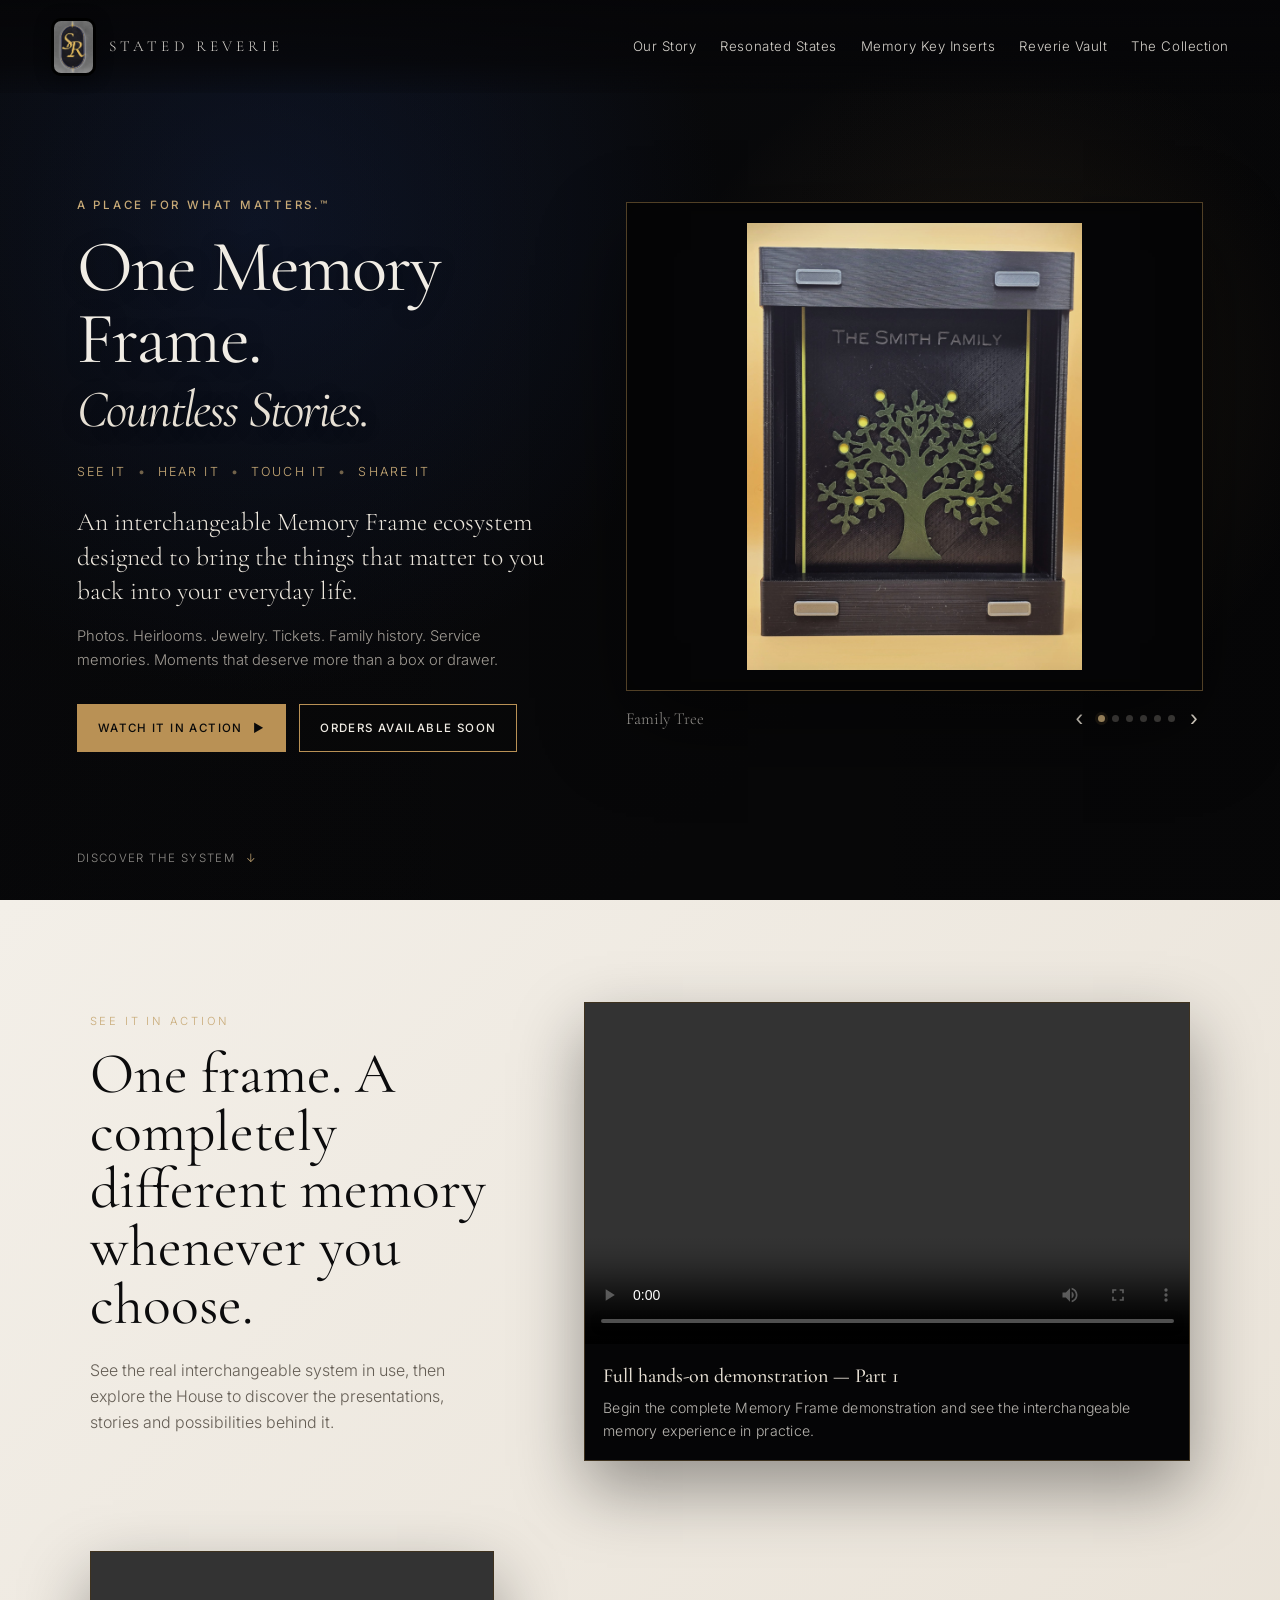
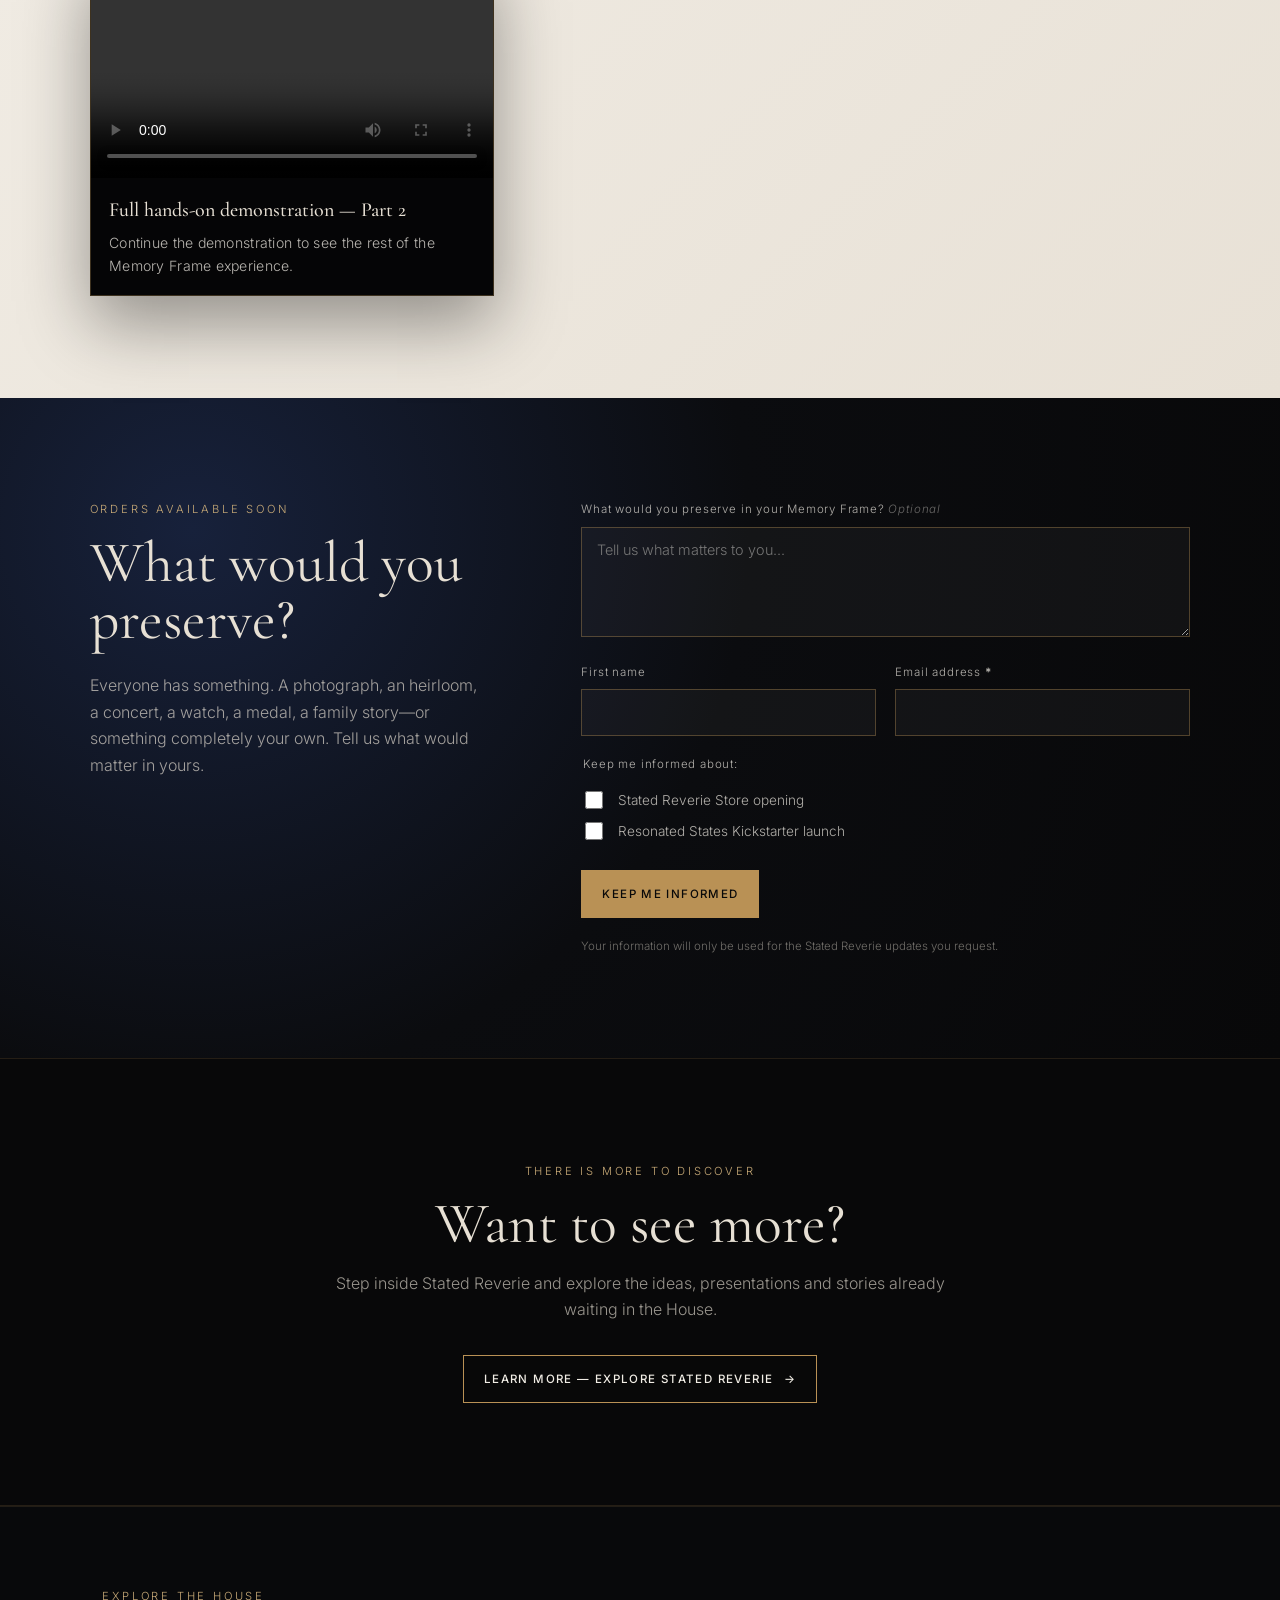
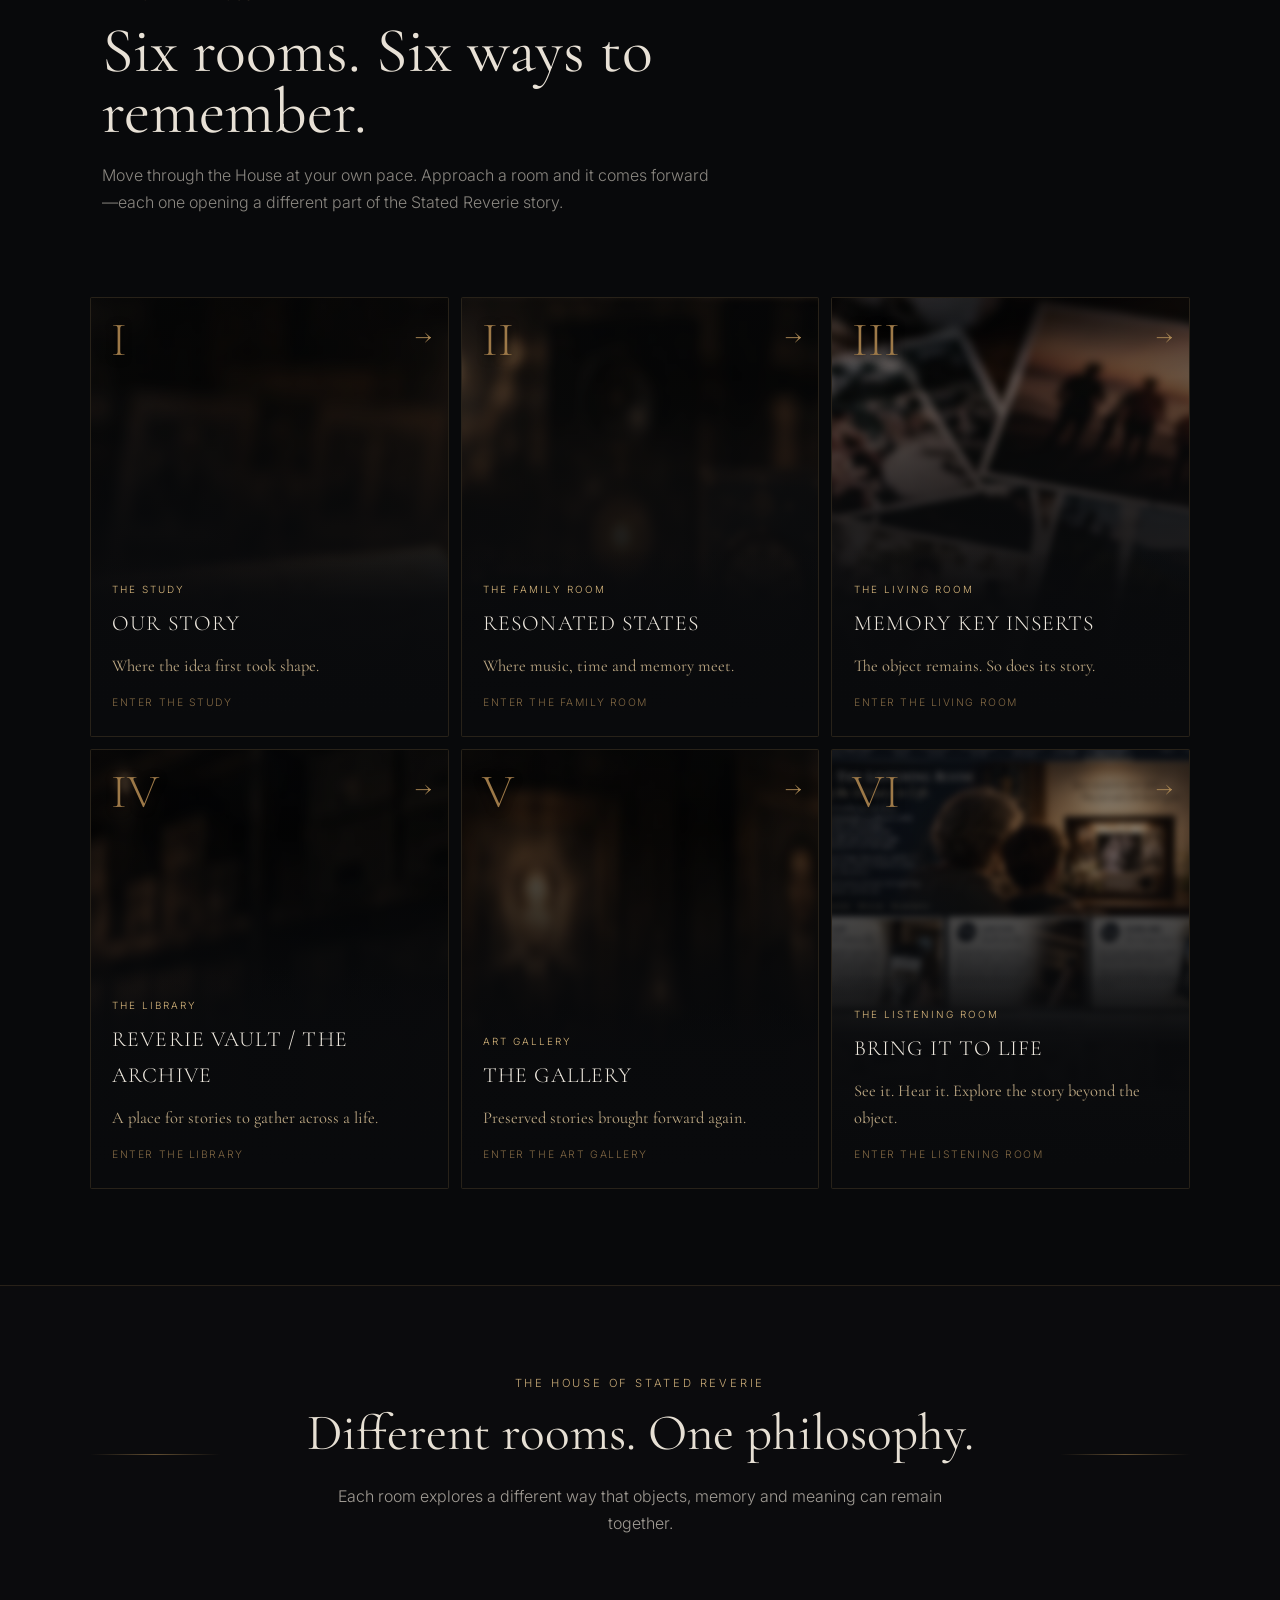
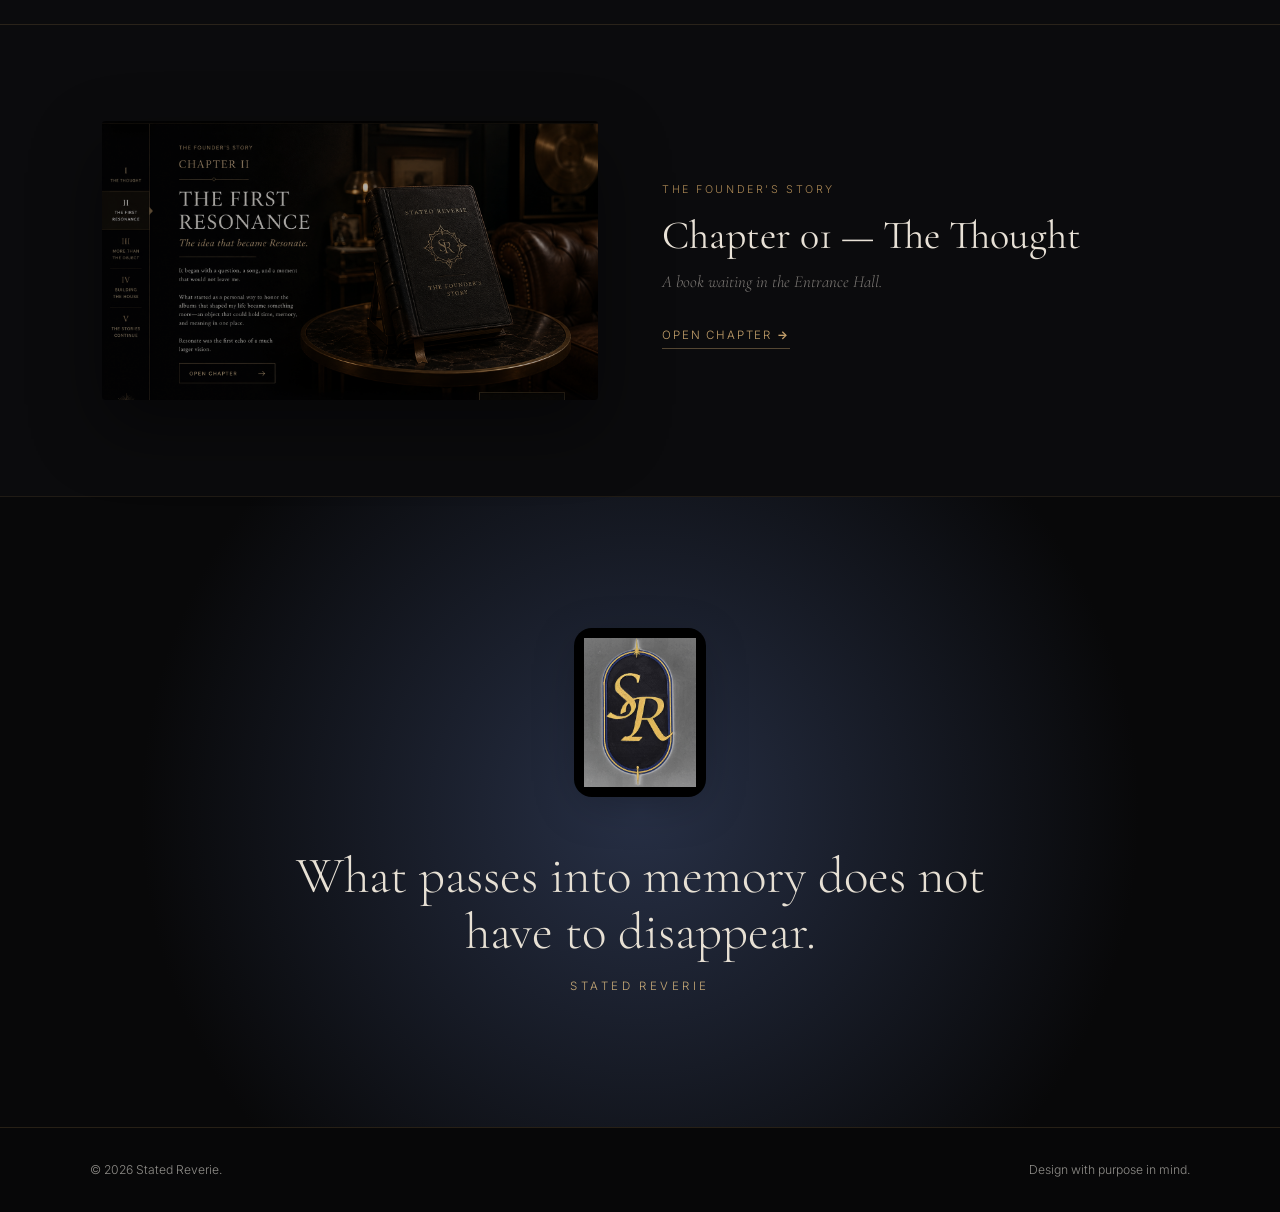
<file: Index.html>
<!doctype html>
<html lang="en">
<head>
<meta charset="utf-8">
<meta name="viewport" content="width=device-width,initial-scale=1">
<meta name="description" content="Stated Reverie creates physical places for the memories we don't want to lose.">
<title>Stated Reverie — A Place for What Matters</title>
<link rel="preconnect" href="https://fonts.googleapis.com">
<link rel="preconnect" href="https://fonts.gstatic.com" crossorigin>
<link href="https://fonts.googleapis.com/css2?family=Cormorant+Garamond:wght@400;500;600&family=Inter:wght@300;400;500&display=swap" rel="stylesheet">
<link rel="stylesheet" href="styles.css?v=41">
</head>
<body>
<header class="site-header">
  <a class="brand" href="#top"><img class="brand-brooch" src="assets/stated-reverie-brooch-official.png" alt="Stated Reverie SR Brooch"><span class="brand-name">STATED REVERIE</span></a>
  <button class="menu-toggle" aria-label="Open navigation" aria-expanded="false">☰</button>
  <nav class="site-nav">
    <a href="story.html">Our Story</a><a href="resonate.html">Resonated States</a><a href="memory-capsules.html">Memory Key Inserts</a><a href="genesis.html">Reverie Vault</a><a href="collection.html">The Collection</a>
  </nav>
</header>

<main id="top">
<section class="hero hero-v41" aria-labelledby="v41-title">
  <div class="hero-v41-backdrop" aria-hidden="true"></div>
  <div class="hero-v41-copy">
    <p class="v41-eyebrow">A PLACE FOR WHAT MATTERS.™</p>
    <h1 id="v41-title">One Memory Frame.<span>Countless Stories.</span></h1>
    <p class="v41-senses">SEE IT <b>•</b> HEAR IT <b>•</b> TOUCH IT <b>•</b> SHARE IT</p>
    <p class="v41-lead">An interchangeable Memory Frame ecosystem designed to bring the things that matter to you back into your everyday life.</p>
    <p class="v41-examples">Photos. Heirlooms. Jewelry. Tickets. Family history. Service memories. Moments that deserve more than a box or drawer.</p>
    <div class="v41-actions">
      <a class="v41-button primary" href="#watch">Watch it in action <span aria-hidden="true">▶</span></a>
      <a class="v41-button secondary" href="#interest">Orders available soon</a>
    </div>
  </div>

  <div class="memory-frame-rotator" aria-label="Examples of interchangeable Stated Reverie Memory Frame presentations">
    <div class="rotator-stage">
      <img class="rotator-slide active" src="assets/family-tree.jpg" alt="Family Tree Memory Frame presentation">
      <img class="rotator-slide" src="assets/clock-album-cd.jpg" alt="Music and CD Memory Frame presentation">
      <img class="rotator-slide" src="assets/shadowbox-wristwatch.jpg" alt="Wristwatch heirloom Memory Frame presentation">
      <img class="rotator-slide" src="assets/lithophane-lit.jpg" alt="Illuminated lithophane Memory Frame presentation">
      <img class="rotator-slide" src="assets/event-keepsake-superbowl.jpg" alt="Event keepsake Memory Frame presentation">
      <img class="rotator-slide" src="assets/pegboard-pocketwatch.jpg" alt="Pocket watch pegboard Memory Frame presentation">
    </div>
    <div class="rotator-footer">
      <span id="rotator-caption">Family Tree</span>
      <div class="rotator-controls" aria-label="Memory Frame slideshow controls">
        <button type="button" class="rotator-prev" aria-label="Previous Memory Frame">‹</button>
        <div class="rotator-dots" aria-label="Choose a Memory Frame"></div>
        <button type="button" class="rotator-next" aria-label="Next Memory Frame">›</button>
      </div>
    </div>
  </div>
  <a class="v41-scroll-cue" href="#watch">Discover the system <span aria-hidden="true">↓</span></a>
</section>

<section class="v41-watch" id="watch" aria-labelledby="watch-title">
  <div class="v41-section-copy">
    <p class="room-label">SEE IT IN ACTION</p>
    <h2 id="watch-title">One frame. A completely different memory whenever you choose.</h2>
    <p>See the real interchangeable system in use, then explore the House to discover the presentations, stories and possibilities behind it.</p>
  </div>
  <div class="v41-demo-video">
    <video controls preload="metadata" playsinline aria-label="Stated Reverie Memory Frame full hands-on demonstration part 1">
      <source src="assets/MemoryFrameDemo_Part1_H264.mp4" type="video/mp4">
      Your browser does not support embedded video.
    </video>
    <div class="v41-video-caption"><strong>Full hands-on demonstration — Part 1</strong><span>Begin the complete Memory Frame demonstration and see the interchangeable memory experience in practice.</span></div>
  </div>
  <div class="v41-demo-video">
    <video controls preload="metadata" playsinline aria-label="Stated Reverie Memory Frame full hands-on demonstration part 2">
      <source src="assets/MemoryFrameDemo_Part2_H264.mp4" type="video/mp4">
      Your browser does not support embedded video.
    </video>
    <div class="v41-video-caption"><strong>Full hands-on demonstration — Part 2</strong><span>Continue the demonstration to see the rest of the Memory Frame experience.</span></div>
  </div>
</section>

<section class="v41-interest" id="interest" aria-labelledby="interest-title">
  <div class="interest-intro">
    <p class="room-label">ORDERS AVAILABLE SOON</p>
    <h2 id="interest-title">What would you preserve?</h2>
    <p>Everyone has something. A photograph, an heirloom, a concert, a watch, a medal, a family story—or something completely your own. Tell us what would matter in yours.</p>
  </div>
  <form class="interest-form" name="stated-reverie-interest" method="POST" data-netlify="true">
    <input type="hidden" name="form-name" value="stated-reverie-interest">
    <label class="wide">
      <span>What would you preserve in your Memory Frame? <em>Optional</em></span>
      <textarea name="memory" rows="4" placeholder="Tell us what matters to you..."></textarea>
    </label>
    <label><span>First name</span><input name="first-name" type="text" autocomplete="given-name"></label>
    <label><span>Email address <b aria-hidden="true">*</b></span><input name="email" type="email" autocomplete="email" required></label>
    <fieldset class="wide">
      <legend>Keep me informed about:</legend>
      <label class="check"><input type="checkbox" name="updates" value="store-opening"> <span>Stated Reverie Store opening</span></label>
      <label class="check"><input type="checkbox" name="updates" value="kickstarter"> <span>Resonated States Kickstarter launch</span></label>
    </fieldset>
    <button class="v41-button primary wide" type="submit">Keep me informed</button>
    <p class="form-note wide">Your information will only be used for the Stated Reverie updates you request.</p>
  </form>
</section>

<section class="v41-explore" aria-labelledby="explore-title">
  <p class="room-label">THERE IS MORE TO DISCOVER</p>
  <h2 id="explore-title">Want to see more?</h2>
  <p>Step inside Stated Reverie and explore the ideas, presentations and stories already waiting in the House.</p>
  <a class="v41-button secondary" href="#house">Learn more — Explore Stated Reverie <span aria-hidden="true">→</span></a>
</section>

<section class="memory-room-index" id="house" aria-label="Explore the House">
  <div class="memory-room-intro">
    <p class="room-label">EXPLORE THE HOUSE</p>
    <h2>Six rooms. Six ways to remember.</h2>
    <p>Move through the House at your own pace. Approach a room and it comes forward—each one opening a different part of the Stated Reverie story.</p>
  </div>

  <div class="memory-room-grid">
    <a class="memory-room-card story-memory" href="story.html">
      <span class="memory-number">I</span>
      <div class="memory-copy"><span class="house-room-name">THE STUDY</span><small>OUR STORY</small><strong>Where the idea first took shape.</strong><em>Enter the Study</em></div>
      <div class="memory-image"><img src="assets/room-story-memory.jpg" alt="Atmospheric memory artwork for The Study"></div>
      <span class="memory-arrow">→</span>
    </a>

    <a class="memory-room-card resonate-memory" href="resonate.html">
      <span class="memory-number">II</span>
      <div class="memory-copy"><span class="house-room-name">THE FAMILY ROOM</span><small>RESONATED STATES</small><strong>Where music, time and memory meet.</strong><em>Enter the Family Room</em></div>
      <div class="memory-image"><img src="assets/room-resonate-memory.jpg" alt="A real Stated Reverie Family Tree presentation representing shared family memories"></div>
      <span class="memory-arrow">→</span>
    </a>

    <a class="memory-room-card capsules-memory" href="memory-capsules.html">
      <span class="memory-number">III</span>
      <div class="memory-copy"><span class="house-room-name">THE LIVING ROOM</span><small>MEMORY KEY INSERTS</small><strong>The object remains. So does its story.</strong><em>Enter the Living Room</em></div>
      <div class="memory-image"><img src="assets/family-memory-story.jpg" alt="The physical Stated Reverie Memory Booklet representing the stories attached to keepsakes"></div>
      <span class="memory-arrow">→</span>
    </a>

    <a class="memory-room-card genesis-memory" href="genesis.html">
      <span class="memory-number">IV</span>
      <div class="memory-copy"><span class="house-room-name">THE LIBRARY</span><small>REVERIE VAULT / THE ARCHIVE</small><strong>A place for stories to gather across a life.</strong><em>Enter the Library</em></div>
      <div class="memory-image"><img src="assets/room-genesis-memory.jpg" alt="Atmospheric archive artwork for The Library"></div>
      <span class="memory-arrow">→</span>
    </a>

    <a class="memory-room-card gallery-memory" href="collection.html">
      <span class="memory-number">V</span>
      <div class="memory-copy"><span class="house-room-name">ART GALLERY</span><small>THE GALLERY</small><strong>Preserved stories brought forward again.</strong><em>Enter the Art Gallery</em></div>
      <div class="memory-image"><img src="assets/room-gallery-memory.jpg" alt="A lineup of real Stated Reverie Memory Frame presentations representing the Collection"></div>
      <span class="memory-arrow">→</span>
    </a>

    <a class="memory-room-card listening-memory" href="listening-room.html">
      <span class="memory-number">VI</span>
      <div class="memory-copy"><span class="house-room-name">THE LISTENING ROOM</span><small>BRING IT TO LIFE</small><strong>See it. Hear it. Explore the story beyond the object.</strong><em>Enter the Listening Room</em></div>
      <div class="memory-image"><img src="assets/listening-room-memory.png" alt="Memory-rich scenes representing photographs, voices, stories and digital memories brought to life"></div>
      <span class="memory-arrow">→</span>
    </a>
  </div>
</section>

<section class="house-threshold" aria-label="The House of Stated Reverie">
  <span class="threshold-rule"></span>
  <div>
    <p class="room-label">THE HOUSE OF STATED REVERIE</p>
    <h2>Different rooms. One philosophy.</h2>
    <p>Each room explores a different way that objects, memory and meaning can remain together.</p>
  </div>
  <span class="threshold-rule"></span>
</section>

<aside class="founder-book-discovery">
      <div class="book-object"><img src="assets/founders-book-scene.png" alt="The Founder’s Story book"></div>
      <div class="book-caption"><span>THE FOUNDER’S STORY</span><strong>Chapter 01 — The Thought</strong><em>A book waiting in the Entrance Hall.</em><a href="chapter-1.html">Open Chapter <b>→</b></a></div>
    </aside><section class="closing">
  <div class="closing-mark"><img src="assets/stated-reverie-brooch-official.png" alt="Stated Reverie Brooch"></div>
  <p>What passes into memory does not have to disappear.</p>
  <span>STATED REVERIE</span>
</section>
</main>

<footer class="site-footer"><div>© 2026 Stated Reverie.</div><div>Design with purpose in mind.</div></footer>
<script src="script.js?v=41"></script>
</body>
</html>
</file>
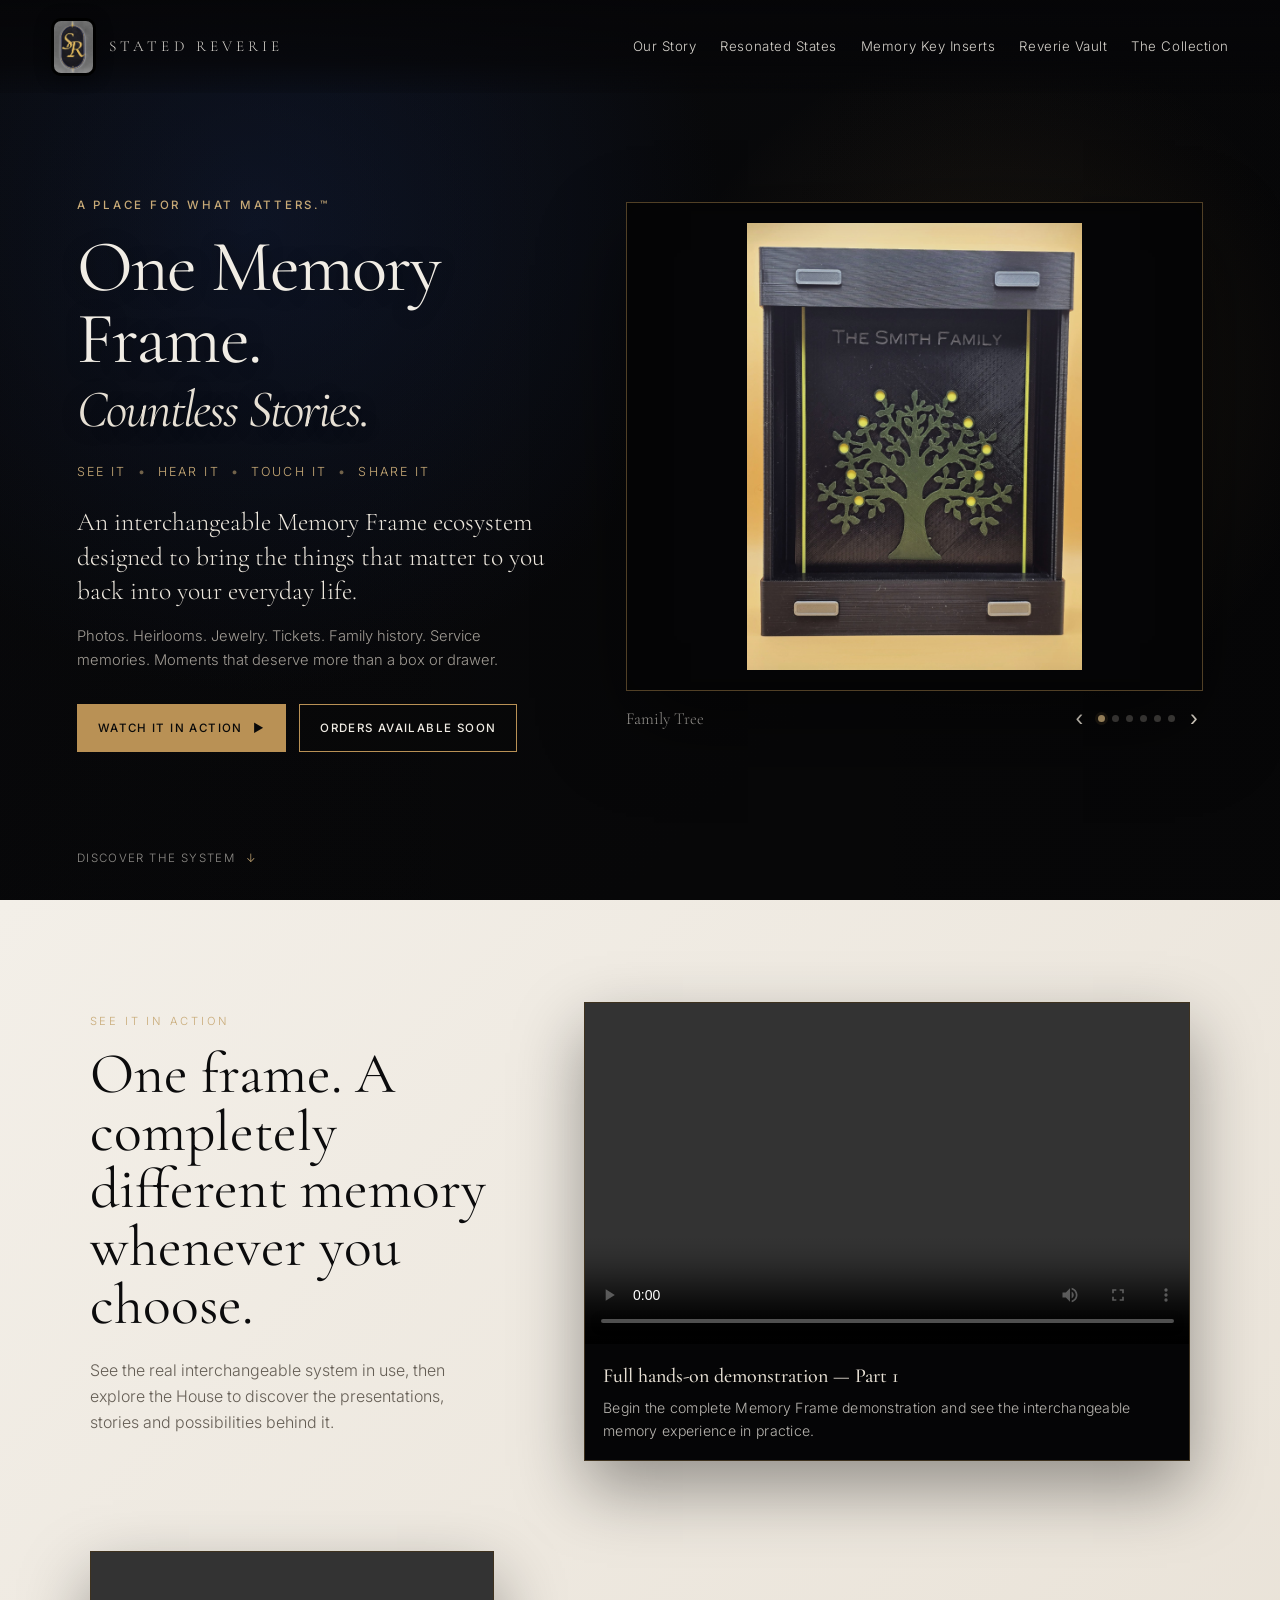
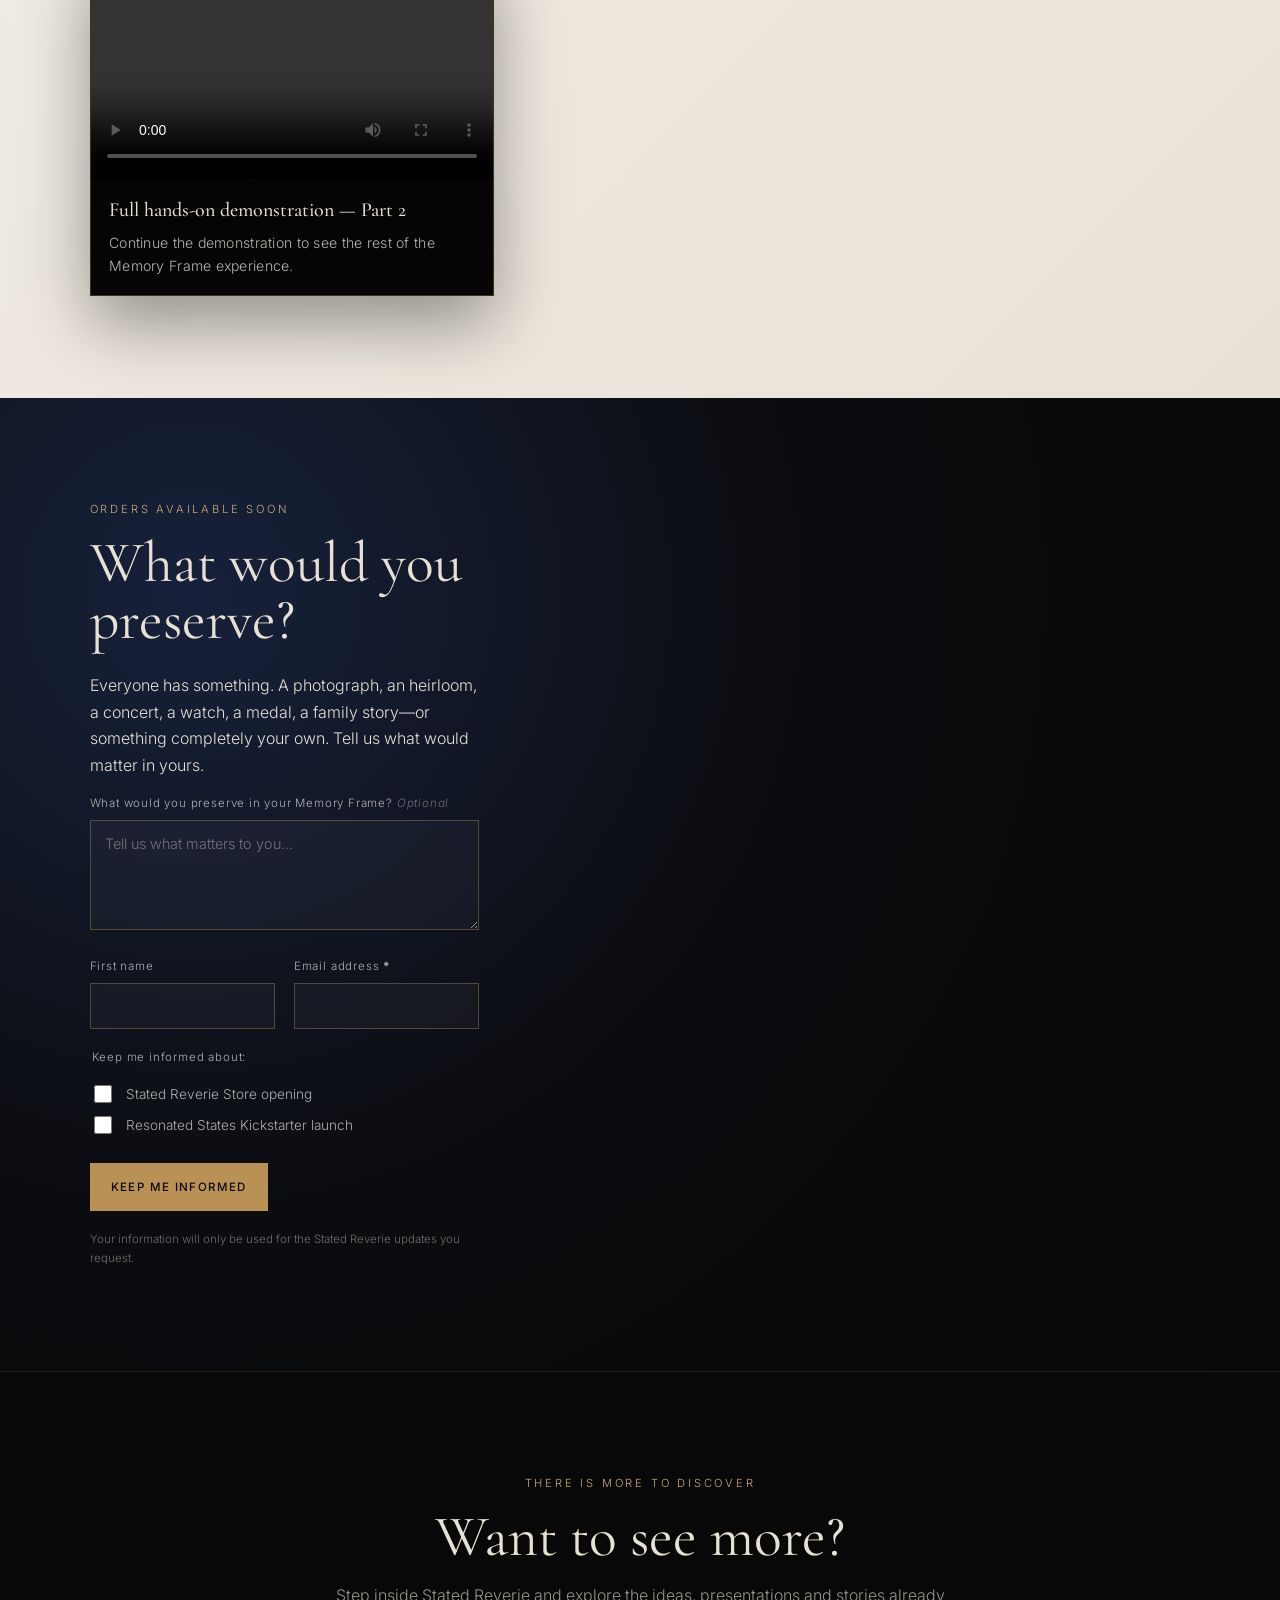
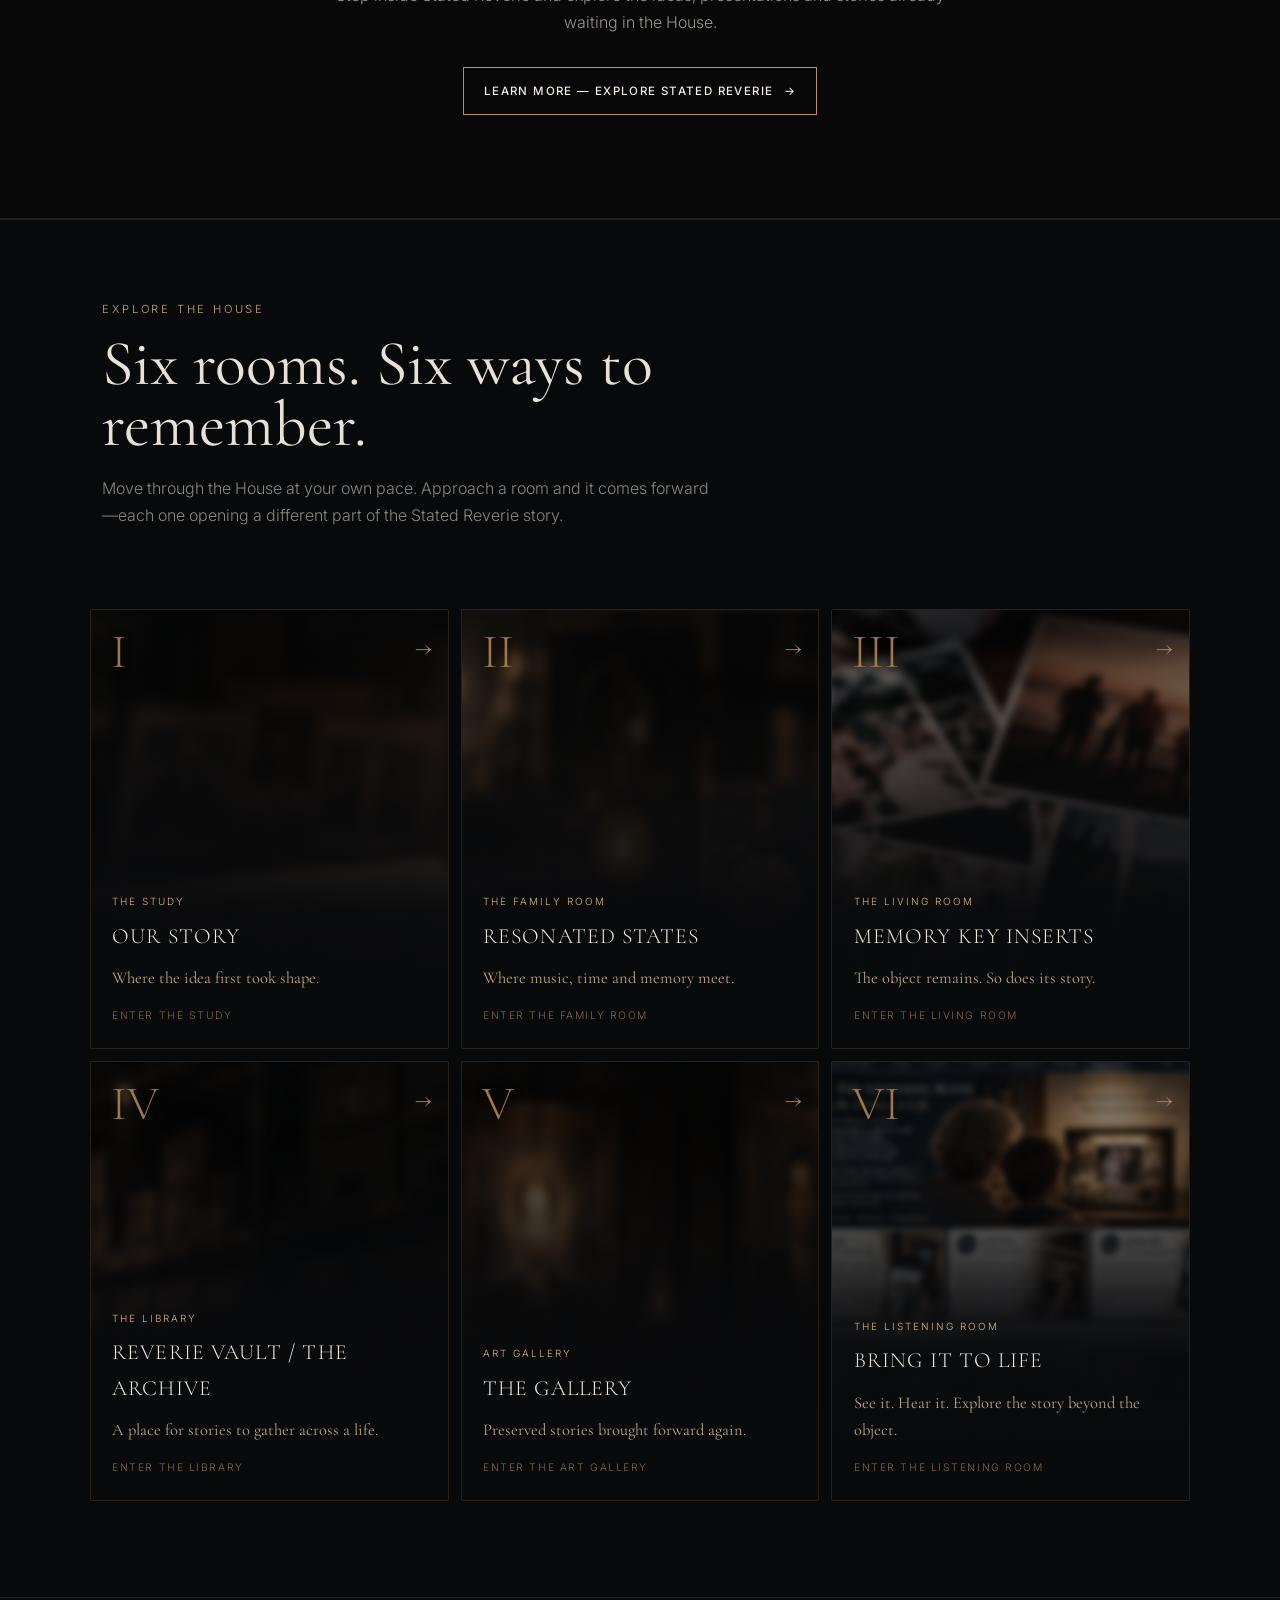
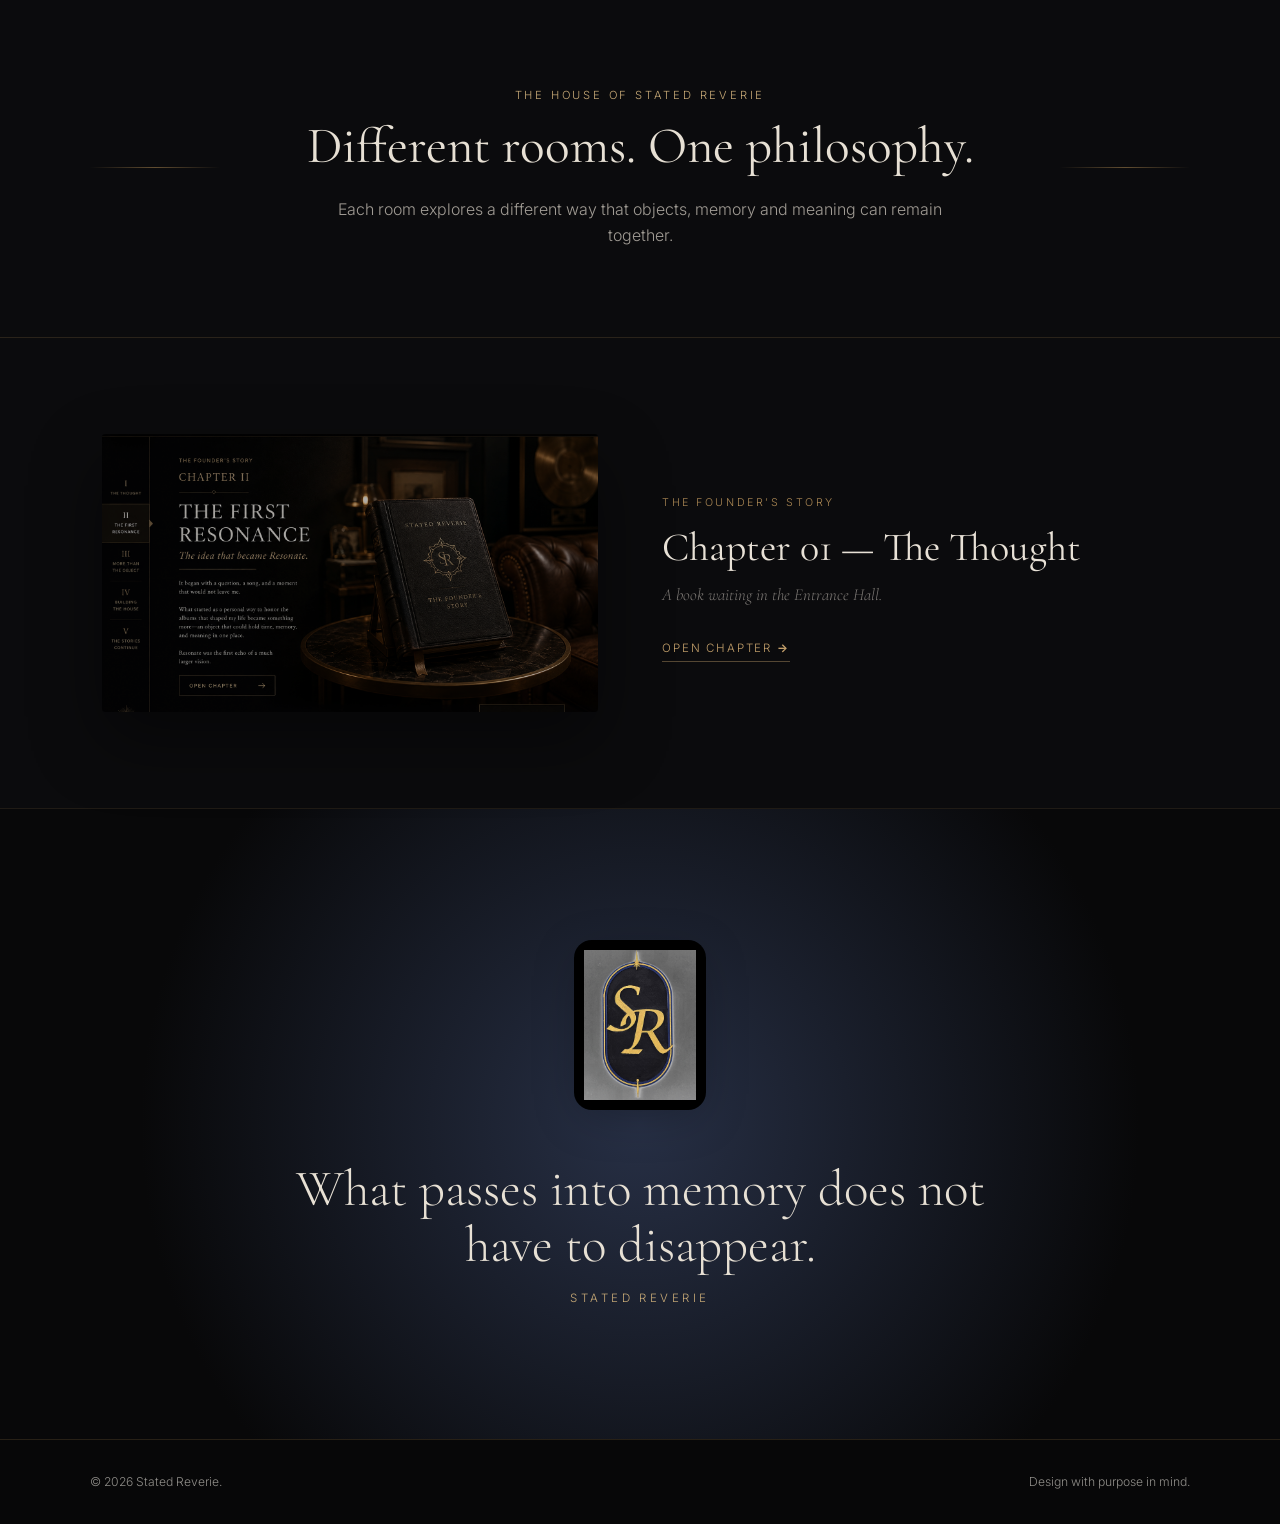
<file: index.html>
<!doctype html>
<html lang="en">
<head>
<meta charset="utf-8">
<meta name="viewport" content="width=device-width,initial-scale=1">
<meta name="description" content="Stated Reverie creates physical places for the memories we don't want to lose.">
<title>Stated Reverie — A Place for What Matters</title>
<link rel="preconnect" href="https://fonts.googleapis.com">
<link rel="preconnect" href="https://fonts.gstatic.com" crossorigin>
<link href="https://fonts.googleapis.com/css2?family=Cormorant+Garamond:wght@400;500;600&family=Inter:wght@300;400;500&display=swap" rel="stylesheet">
<link rel="stylesheet" href="styles.css?v=41">
<!-- Cloudflare Web Analytics --><script type='module' src='https://static.cloudflareinsights.com/beacon.min.js' data-cf-beacon='{"token": "a909dc1f2f4147fc93d47961c3d524ed"}'></script><!-- End Cloudflare Web Analytics -->
</head>
<body>
<header class="site-header">
  <a class="brand" href="#top"><img class="brand-brooch" src="assets/stated-reverie-brooch-official.png" alt="Stated Reverie SR Brooch"><span class="brand-name">STATED REVERIE</span></a>
  <button class="menu-toggle" aria-label="Open navigation" aria-expanded="false">☰</button>
  <nav class="site-nav">
    <a href="story.html">Our Story</a><a href="resonate.html">Resonated States</a><a href="memory-capsules.html">Memory Key Inserts</a><a href="genesis.html">Reverie Vault</a><a href="collection.html">The Collection</a>
  </nav>
</header>

<main id="top">
<section class="hero hero-v41" aria-labelledby="v41-title">
  <div class="hero-v41-backdrop" aria-hidden="true"></div>
  <div class="hero-v41-copy">
    <p class="v41-eyebrow">A PLACE FOR WHAT MATTERS.™</p>
    <h1 id="v41-title">One Memory Frame.<span>Countless Stories.</span></h1>
    <p class="v41-senses">SEE IT <b>•</b> HEAR IT <b>•</b> TOUCH IT <b>•</b> SHARE IT</p>
    <p class="v41-lead">An interchangeable Memory Frame ecosystem designed to bring the things that matter to you back into your everyday life.</p>
    <p class="v41-examples">Photos. Heirlooms. Jewelry. Tickets. Family history. Service memories. Moments that deserve more than a box or drawer.</p>
    <div class="v41-actions">
      <a class="v41-button primary" href="#watch">Watch it in action <span aria-hidden="true">▶</span></a>
      <a class="v41-button secondary" href="#interest">Orders available soon</a>
    </div>
  </div>

  <div class="memory-frame-rotator" aria-label="Examples of interchangeable Stated Reverie Memory Frame presentations">
    <div class="rotator-stage">
      <img class="rotator-slide active" src="assets/family-tree.jpg" alt="Family Tree Memory Frame presentation">
      <img class="rotator-slide" src="assets/clock-album-cd.jpg" alt="Music and CD Memory Frame presentation">
      <img class="rotator-slide" src="assets/shadowbox-wristwatch.jpg" alt="Wristwatch heirloom Memory Frame presentation">
      <img class="rotator-slide" src="assets/lithophane-lit.jpg" alt="Illuminated lithophane Memory Frame presentation">
      <img class="rotator-slide" src="assets/event-keepsake-superbowl.jpg" alt="Event keepsake Memory Frame presentation">
      <img class="rotator-slide" src="assets/pegboard-pocketwatch.jpg" alt="Pocket watch pegboard Memory Frame presentation">
    </div>
    <div class="rotator-footer">
      <span id="rotator-caption">Family Tree</span>
      <div class="rotator-controls" aria-label="Memory Frame slideshow controls">
        <button type="button" class="rotator-prev" aria-label="Previous Memory Frame">‹</button>
        <div class="rotator-dots" aria-label="Choose a Memory Frame"></div>
        <button type="button" class="rotator-next" aria-label="Next Memory Frame">›</button>
      </div>
    </div>
  </div>
  <a class="v41-scroll-cue" href="#watch">Discover the system <span aria-hidden="true">↓</span></a>
</section>

<section class="v41-watch" id="watch" aria-labelledby="watch-title">
  <div class="v41-section-copy">
    <p class="room-label">SEE IT IN ACTION</p>
    <h2 id="watch-title">One frame. A completely different memory whenever you choose.</h2>
    <p>See the real interchangeable system in use, then explore the House to discover the presentations, stories and possibilities behind it.</p>
  </div>
  <div class="v41-demo-video">
    <video controls preload="metadata" playsinline aria-label="Stated Reverie Memory Frame full hands-on demonstration part 1">
      <source src="assets/MemoryFrameDemo_Part1_H264.mp4" type="video/mp4">
      Your browser does not support embedded video.
    </video>
    <div class="v41-video-caption"><strong>Full hands-on demonstration — Part 1</strong><span>Begin the complete Memory Frame demonstration and see the interchangeable memory experience in practice.</span></div>
  </div>
  <div class="v41-demo-video">
    <video controls preload="metadata" playsinline aria-label="Stated Reverie Memory Frame full hands-on demonstration part 2">
      <source src="assets/MemoryFrameDemo_Part2_H264.mp4" type="video/mp4">
      Your browser does not support embedded video.
    </video>
    <div class="v41-video-caption"><strong>Full hands-on demonstration — Part 2</strong><span>Continue the demonstration to see the rest of the Memory Frame experience.</span></div>
  </div>
</section>

<section class="v41-interest" id="interest" aria-labelledby="interest-title">
  <div class="interest-intro">
    <p class="room-label">ORDERS AVAILABLE SOON</p>
    <h2 id="interest-title">What would you preserve?</h2>
    <p>Everyone has something. A photograph, an heirloom, a concert, a watch, a medal, a family story—or something completely your own. Tell us what would matter in yours.</p>
  <form class="interest-form" name="stated-reverie-interest" action="https://formspree.io/f/mvkgvyna" method="POST">
  <form class="interest-form" name="stated-reverie-interest" method="POST" data-netlify="true">
    <input type="hidden" name="form-name" value="stated-reverie-interest">
    <label class="wide">
      <span>What would you preserve in your Memory Frame? <em>Optional</em></span>
      <textarea name="memory" rows="4" placeholder="Tell us what matters to you..."></textarea>
    </label>
    <label><span>First name</span><input name="first-name" type="text" autocomplete="given-name"></label>
    <label><span>Email address <b aria-hidden="true">*</b></span><input name="email" type="email" autocomplete="email" required></label>
    <fieldset class="wide">
      <legend>Keep me informed about:</legend>
      <label class="check"><input type="checkbox" name="updates" value="store-opening"> <span>Stated Reverie Store opening</span></label>
      <label class="check"><input type="checkbox" name="updates" value="kickstarter"> <span>Resonated States Kickstarter launch</span></label>
    </fieldset>
    <button class="v41-button primary wide" type="submit">Keep me informed</button>
    <p class="form-note wide">Your information will only be used for the Stated Reverie updates you request.</p>
  </form>
</section>

<section class="v41-explore" aria-labelledby="explore-title">
  <p class="room-label">THERE IS MORE TO DISCOVER</p>
  <h2 id="explore-title">Want to see more?</h2>
  <p>Step inside Stated Reverie and explore the ideas, presentations and stories already waiting in the House.</p>
  <a class="v41-button secondary" href="#house">Learn more — Explore Stated Reverie <span aria-hidden="true">→</span></a>
</section>

<section class="memory-room-index" id="house" aria-label="Explore the House">
  <div class="memory-room-intro">
    <p class="room-label">EXPLORE THE HOUSE</p>
    <h2>Six rooms. Six ways to remember.</h2>
    <p>Move through the House at your own pace. Approach a room and it comes forward—each one opening a different part of the Stated Reverie story.</p>
  </div>

  <div class="memory-room-grid">
    <a class="memory-room-card story-memory" href="story.html">
      <span class="memory-number">I</span>
      <div class="memory-copy"><span class="house-room-name">THE STUDY</span><small>OUR STORY</small><strong>Where the idea first took shape.</strong><em>Enter the Study</em></div>
      <div class="memory-image"><img src="assets/room-story-memory.jpg" alt="Atmospheric memory artwork for The Study"></div>
      <span class="memory-arrow">→</span>
    </a>

    <a class="memory-room-card resonate-memory" href="resonate.html">
      <span class="memory-number">II</span>
      <div class="memory-copy"><span class="house-room-name">THE FAMILY ROOM</span><small>RESONATED STATES</small><strong>Where music, time and memory meet.</strong><em>Enter the Family Room</em></div>
      <div class="memory-image"><img src="assets/room-resonate-memory.jpg" alt="A real Stated Reverie Family Tree presentation representing shared family memories"></div>
      <span class="memory-arrow">→</span>
    </a>

    <a class="memory-room-card capsules-memory" href="memory-capsules.html">
      <span class="memory-number">III</span>
      <div class="memory-copy"><span class="house-room-name">THE LIVING ROOM</span><small>MEMORY KEY INSERTS</small><strong>The object remains. So does its story.</strong><em>Enter the Living Room</em></div>
      <div class="memory-image"><img src="assets/family-memory-story.jpg" alt="The physical Stated Reverie Memory Booklet representing the stories attached to keepsakes"></div>
      <span class="memory-arrow">→</span>
    </a>

    <a class="memory-room-card genesis-memory" href="genesis.html">
      <span class="memory-number">IV</span>
      <div class="memory-copy"><span class="house-room-name">THE LIBRARY</span><small>REVERIE VAULT / THE ARCHIVE</small><strong>A place for stories to gather across a life.</strong><em>Enter the Library</em></div>
      <div class="memory-image"><img src="assets/room-genesis-memory.jpg" alt="Atmospheric archive artwork for The Library"></div>
      <span class="memory-arrow">→</span>
    </a>

    <a class="memory-room-card gallery-memory" href="collection.html">
      <span class="memory-number">V</span>
      <div class="memory-copy"><span class="house-room-name">ART GALLERY</span><small>THE GALLERY</small><strong>Preserved stories brought forward again.</strong><em>Enter the Art Gallery</em></div>
      <div class="memory-image"><img src="assets/room-gallery-memory.jpg" alt="A lineup of real Stated Reverie Memory Frame presentations representing the Collection"></div>
      <span class="memory-arrow">→</span>
    </a>

    <a class="memory-room-card listening-memory" href="listening-room.html">
      <span class="memory-number">VI</span>
      <div class="memory-copy"><span class="house-room-name">THE LISTENING ROOM</span><small>BRING IT TO LIFE</small><strong>See it. Hear it. Explore the story beyond the object.</strong><em>Enter the Listening Room</em></div>
      <div class="memory-image"><img src="assets/listening-room-memory.png" alt="Memory-rich scenes representing photographs, voices, stories and digital memories brought to life"></div>
      <span class="memory-arrow">→</span>
    </a>
  </div>
</section>

<section class="house-threshold" aria-label="The House of Stated Reverie">
  <span class="threshold-rule"></span>
  <div>
    <p class="room-label">THE HOUSE OF STATED REVERIE</p>
    <h2>Different rooms. One philosophy.</h2>
    <p>Each room explores a different way that objects, memory and meaning can remain together.</p>
  </div>
  <span class="threshold-rule"></span>
</section>

<aside class="founder-book-discovery">
      <div class="book-object"><img src="assets/founders-book-scene.png" alt="The Founder’s Story book"></div>
      <div class="book-caption"><span>THE FOUNDER’S STORY</span><strong>Chapter 01 — The Thought</strong><em>A book waiting in the Entrance Hall.</em><a href="chapter-1.html">Open Chapter <b>→</b></a></div>
    </aside><section class="closing">
  <div class="closing-mark"><img src="assets/stated-reverie-brooch-official.png" alt="Stated Reverie Brooch"></div>
  <p>What passes into memory does not have to disappear.</p>
  <span>STATED REVERIE</span>
</section>
</main>

<footer class="site-footer"><div>© 2026 Stated Reverie.</div><div>Design with purpose in mind.</div></footer>
<script src="script.js?v=41"></script>
</body>
</html>
</file>
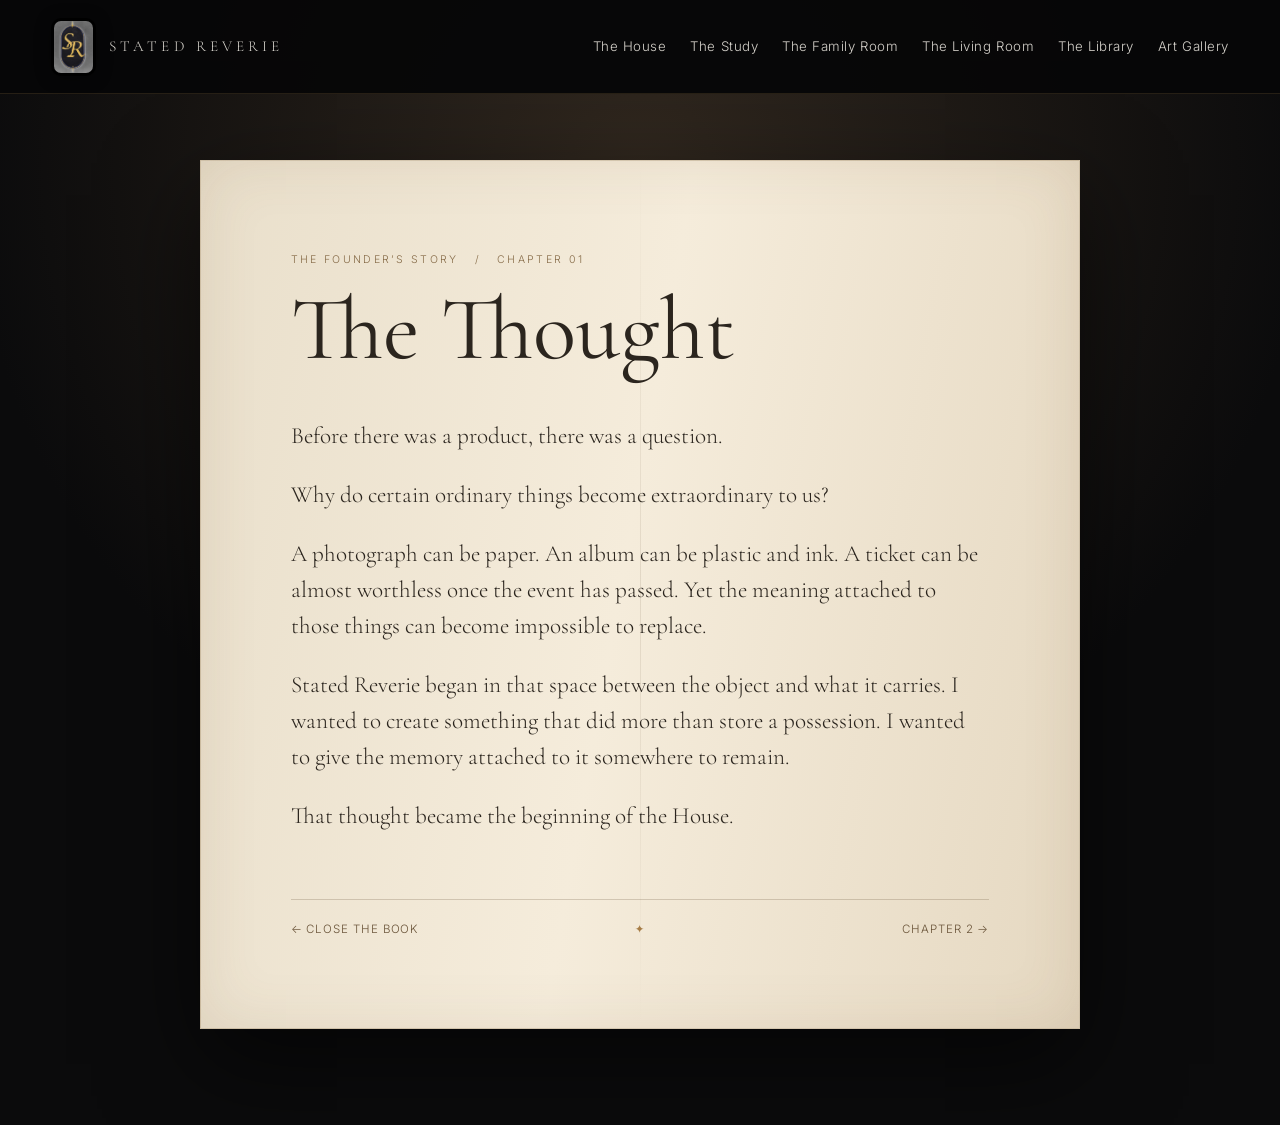
<file: chapter-1.html>
<!doctype html><html lang="en"><!-- Cloudflare Web Analytics --><script type='module' src='https://static.cloudflareinsights.com/beacon.min.js' data-cf-beacon='{"token": "a909dc1f2f4147fc93d47961c3d524ed"}'></script><!-- End Cloudflare Web Analytics --><head><meta charset="utf-8"><meta name="viewport" content="width=device-width,initial-scale=1">
<title>Chapter 1: The Thought — Stated Reverie</title>
<link rel="preconnect" href="https://fonts.googleapis.com"><link rel="preconnect" href="https://fonts.gstatic.com" crossorigin>
<link href="https://fonts.googleapis.com/css2?family=Cormorant+Garamond:wght@400;500;600&family=Inter:wght@300;400;500&display=swap" rel="stylesheet"><link rel="stylesheet" href="styles.css"></head>
<body class="chapter-page chapter-1">
<header class="site-header interior-header"><a class="brand" href="index.html"><img class="brand-brooch" src="assets/stated-reverie-brooch-official.png" alt="Stated Reverie Brooch"><span class="brand-name">STATED REVERIE</span></a><nav class="site-nav"><a href="index.html">The House</a><a href="story.html">The Study</a><a href="resonate.html">The Family Room</a><a href="memory-capsules.html">The Living Room</a><a href="genesis.html">The Library</a><a href="collection.html">Art Gallery</a></nav></header>
<main class="book-reading">
<section class="book-page">
<div class="chapter-index">THE FOUNDER’S STORY &nbsp; / &nbsp; CHAPTER 01</div>
<h1>The Thought</h1>
<div class="chapter-copy"><p>Before there was a product, there was a question.</p><p>Why do certain ordinary things become extraordinary to us?</p><p>A photograph can be paper. An album can be plastic and ink. A ticket can be almost worthless once the event has passed. Yet the meaning attached to those things can become impossible to replace.</p><p>Stated Reverie began in that space between the object and what it carries. I wanted to create something that did more than store a possession. I wanted to give the memory attached to it somewhere to remain.</p><p>That thought became the beginning of the House.</p></div>

<div class="chapter-nav"><a href="index.html">← Close the Book</a><span>✦</span><a href="chapter-2.html">Chapter 2 →</a></div>
</section></main></body></html>
</file>
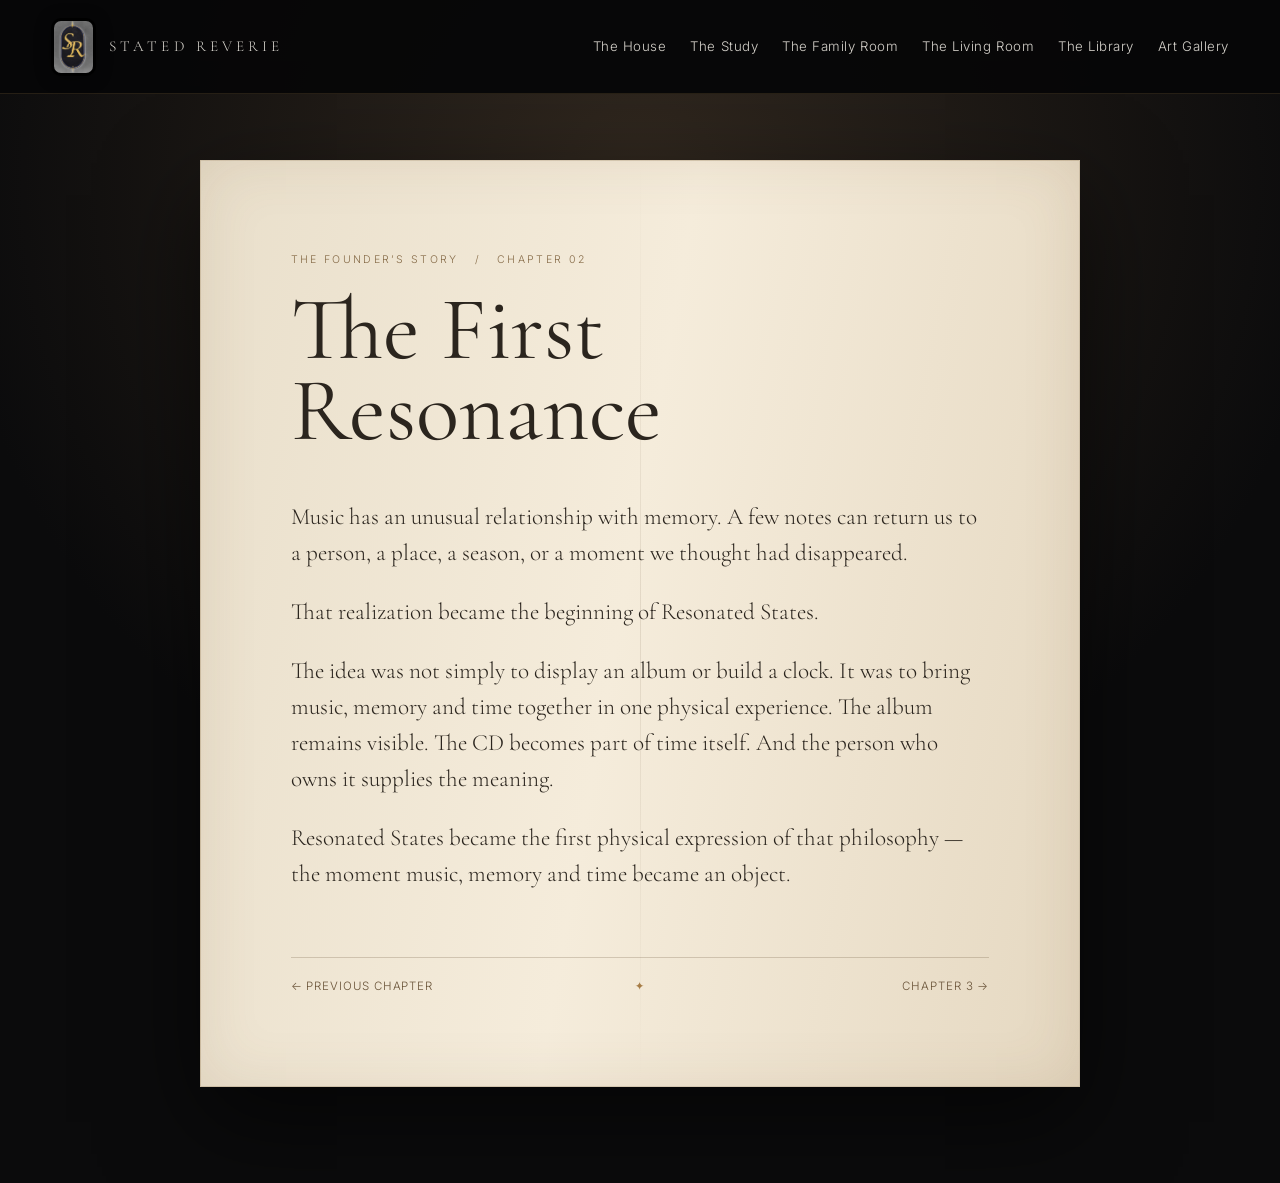
<file: chapter-2.html>
<!doctype html><html lang="en"><!-- Cloudflare Web Analytics --><script type='module' src='https://static.cloudflareinsights.com/beacon.min.js' data-cf-beacon='{"token": "a909dc1f2f4147fc93d47961c3d524ed"}'></script><!-- End Cloudflare Web Analytics --><head><meta charset="utf-8"><meta name="viewport" content="width=device-width,initial-scale=1">
<title>Chapter 2: The First Resonance — Stated Reverie</title>
<link rel="preconnect" href="https://fonts.googleapis.com"><link rel="preconnect" href="https://fonts.gstatic.com" crossorigin>
<link href="https://fonts.googleapis.com/css2?family=Cormorant+Garamond:wght@400;500;600&family=Inter:wght@300;400;500&display=swap" rel="stylesheet"><link rel="stylesheet" href="styles.css"></head>
<body class="chapter-page chapter-2">
<header class="site-header interior-header"><a class="brand" href="index.html"><img class="brand-brooch" src="assets/stated-reverie-brooch-official.png" alt="Stated Reverie Brooch"><span class="brand-name">STATED REVERIE</span></a><nav class="site-nav"><a href="index.html">The House</a><a href="story.html">The Study</a><a href="resonate.html">The Family Room</a><a href="memory-capsules.html">The Living Room</a><a href="genesis.html">The Library</a><a href="collection.html">Art Gallery</a></nav></header>
<main class="book-reading">
<section class="book-page">
<div class="chapter-index">THE FOUNDER’S STORY &nbsp; / &nbsp; CHAPTER 02</div>
<h1>The First Resonance</h1>
<div class="chapter-copy"><p>Music has an unusual relationship with memory. A few notes can return us to a person, a place, a season, or a moment we thought had disappeared.</p><p>That realization became the beginning of Resonated States.</p><p>The idea was not simply to display an album or build a clock. It was to bring music, memory and time together in one physical experience. The album remains visible. The CD becomes part of time itself. And the person who owns it supplies the meaning.</p><p>Resonated States became the first physical expression of that philosophy — the moment music, memory and time became an object.</p></div>

<div class="chapter-nav"><a href="chapter-1.html">← Previous Chapter</a><span>✦</span><a href="chapter-3.html">Chapter 3 →</a></div>
</section></main></body></html>
</file>
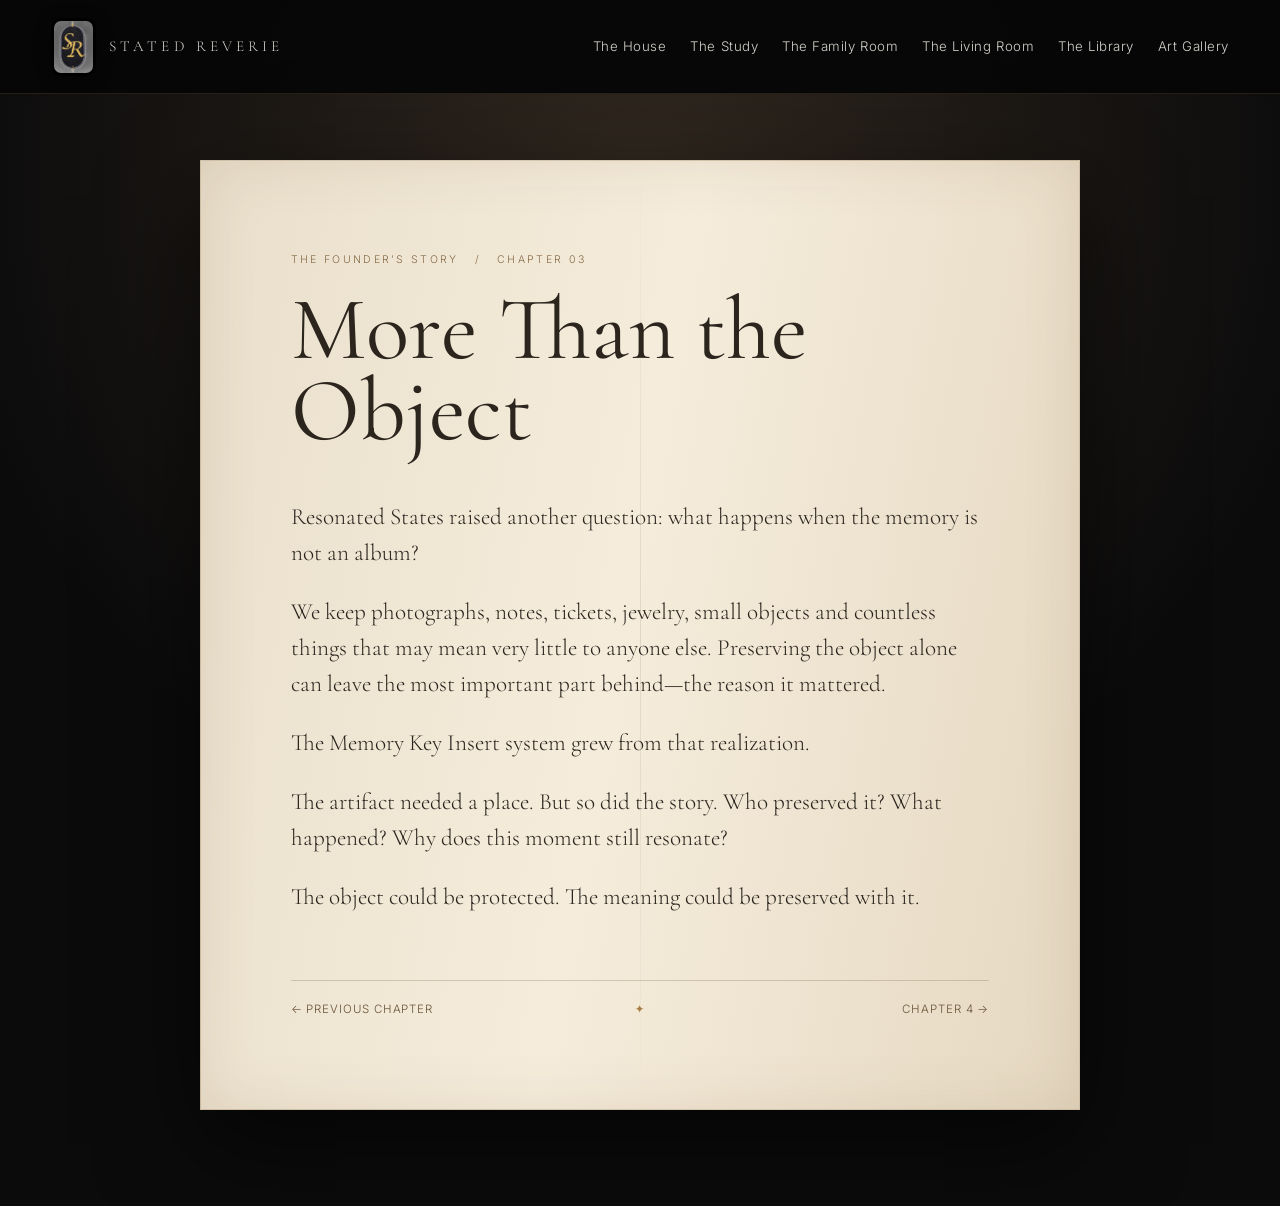
<file: chapter-3.html>
<!doctype html><html lang="en"><!-- Cloudflare Web Analytics --><script type='module' src='https://static.cloudflareinsights.com/beacon.min.js' data-cf-beacon='{"token": "a909dc1f2f4147fc93d47961c3d524ed"}'></script><!-- End Cloudflare Web Analytics --><head><meta charset="utf-8"><meta name="viewport" content="width=device-width,initial-scale=1">
<title>Chapter 3: More Than the Object — Stated Reverie</title>
<link rel="preconnect" href="https://fonts.googleapis.com"><link rel="preconnect" href="https://fonts.gstatic.com" crossorigin>
<link href="https://fonts.googleapis.com/css2?family=Cormorant+Garamond:wght@400;500;600&family=Inter:wght@300;400;500&display=swap" rel="stylesheet"><link rel="stylesheet" href="styles.css"></head>
<body class="chapter-page chapter-3">
<header class="site-header interior-header"><a class="brand" href="index.html"><img class="brand-brooch" src="assets/stated-reverie-brooch-official.png" alt="Stated Reverie Brooch"><span class="brand-name">STATED REVERIE</span></a><nav class="site-nav"><a href="index.html">The House</a><a href="story.html">The Study</a><a href="resonate.html">The Family Room</a><a href="memory-capsules.html">The Living Room</a><a href="genesis.html">The Library</a><a href="collection.html">Art Gallery</a></nav></header>
<main class="book-reading">
<section class="book-page">
<div class="chapter-index">THE FOUNDER’S STORY &nbsp; / &nbsp; CHAPTER 03</div>
<h1>More Than the Object</h1>
<div class="chapter-copy"><p>Resonated States raised another question: what happens when the memory is not an album?</p><p>We keep photographs, notes, tickets, jewelry, small objects and countless things that may mean very little to anyone else. Preserving the object alone can leave the most important part behind—the reason it mattered.</p><p>The Memory Key Insert system grew from that realization.</p><p>The artifact needed a place. But so did the story. Who preserved it? What happened? Why does this moment still resonate?</p><p>The object could be protected. The meaning could be preserved with it.</p></div>

<div class="chapter-nav"><a href="chapter-2.html">← Previous Chapter</a><span>✦</span><a href="chapter-4.html">Chapter 4 →</a></div>
</section></main></body></html>
</file>
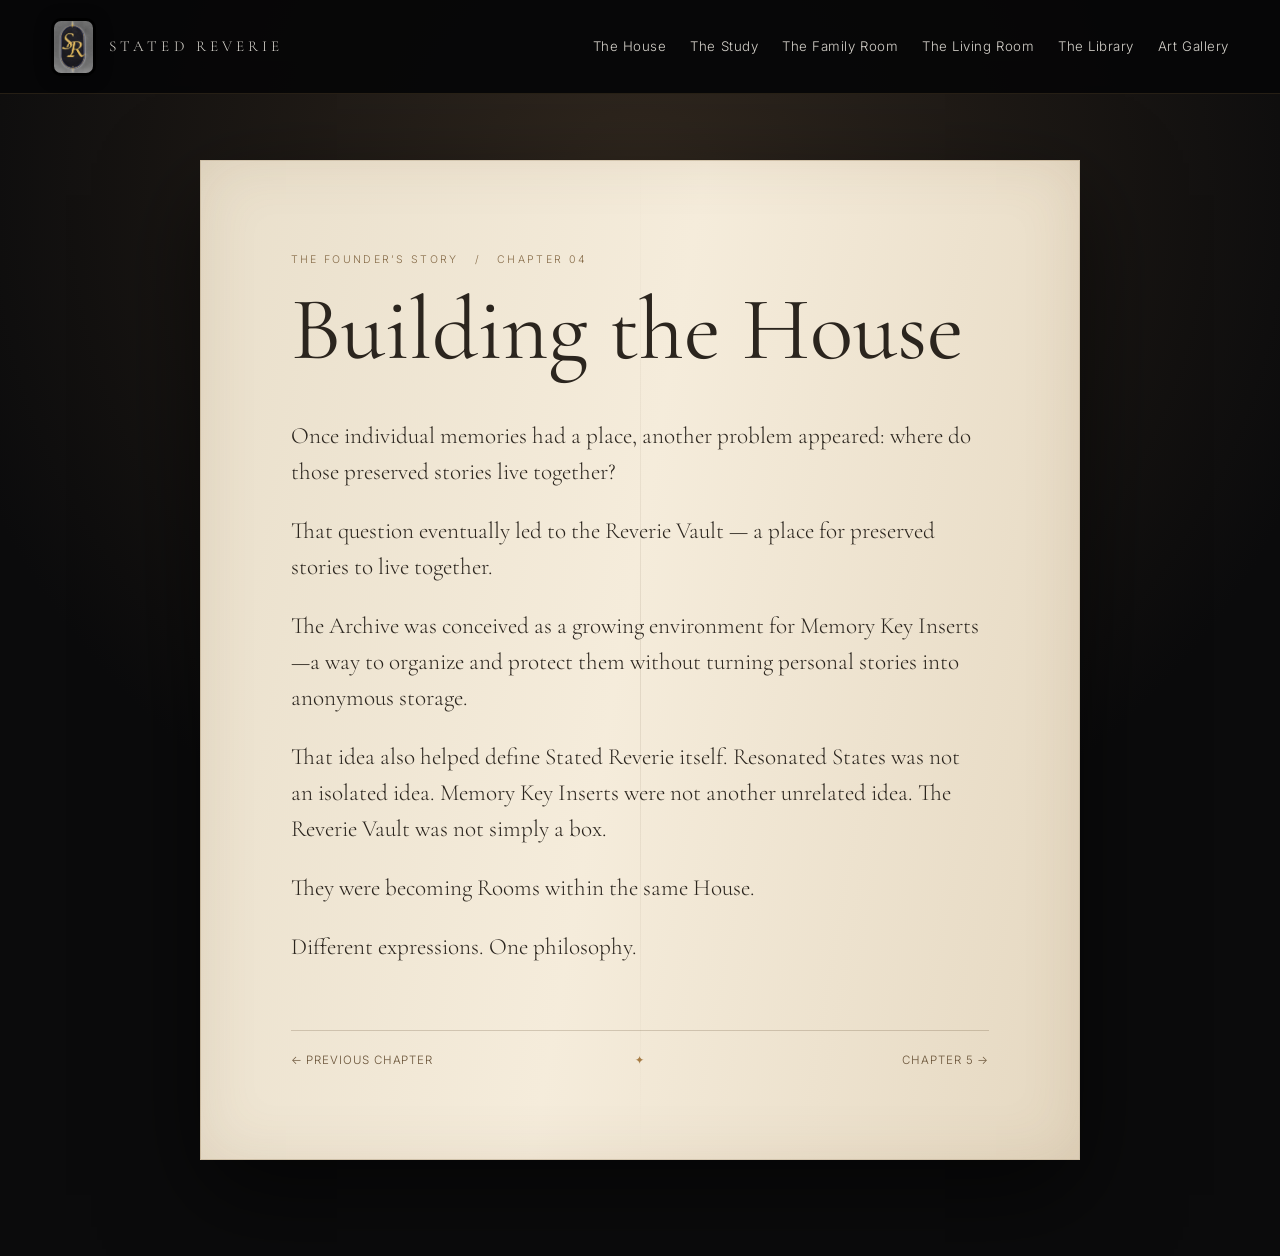
<file: chapter-4.html>
<!doctype html><html lang="en"><!-- Cloudflare Web Analytics --><script type='module' src='https://static.cloudflareinsights.com/beacon.min.js' data-cf-beacon='{"token": "a909dc1f2f4147fc93d47961c3d524ed"}'></script><!-- End Cloudflare Web Analytics --><head><meta charset="utf-8"><meta name="viewport" content="width=device-width,initial-scale=1">
<title>Chapter 4: Building the House — Stated Reverie</title>
<link rel="preconnect" href="https://fonts.googleapis.com"><link rel="preconnect" href="https://fonts.gstatic.com" crossorigin>
<link href="https://fonts.googleapis.com/css2?family=Cormorant+Garamond:wght@400;500;600&family=Inter:wght@300;400;500&display=swap" rel="stylesheet"><link rel="stylesheet" href="styles.css"></head>
<body class="chapter-page chapter-4">
<header class="site-header interior-header"><a class="brand" href="index.html"><img class="brand-brooch" src="assets/stated-reverie-brooch-official.png" alt="Stated Reverie Brooch"><span class="brand-name">STATED REVERIE</span></a><nav class="site-nav"><a href="index.html">The House</a><a href="story.html">The Study</a><a href="resonate.html">The Family Room</a><a href="memory-capsules.html">The Living Room</a><a href="genesis.html">The Library</a><a href="collection.html">Art Gallery</a></nav></header>
<main class="book-reading">
<section class="book-page">
<div class="chapter-index">THE FOUNDER’S STORY &nbsp; / &nbsp; CHAPTER 04</div>
<h1>Building the House</h1>
<div class="chapter-copy"><p>Once individual memories had a place, another problem appeared: where do those preserved stories live together?</p><p>That question eventually led to the Reverie Vault — a place for preserved stories to live together.</p><p>The Archive was conceived as a growing environment for Memory Key Inserts—a way to organize and protect them without turning personal stories into anonymous storage.</p><p>That idea also helped define Stated Reverie itself. Resonated States was not an isolated idea. Memory Key Inserts were not another unrelated idea. The Reverie Vault was not simply a box.</p><p>They were becoming Rooms within the same House.</p><p>Different expressions. One philosophy.</p></div>

<div class="chapter-nav"><a href="chapter-3.html">← Previous Chapter</a><span>✦</span><a href="chapter-5.html">Chapter 5 →</a></div>
</section></main></body></html>
</file>
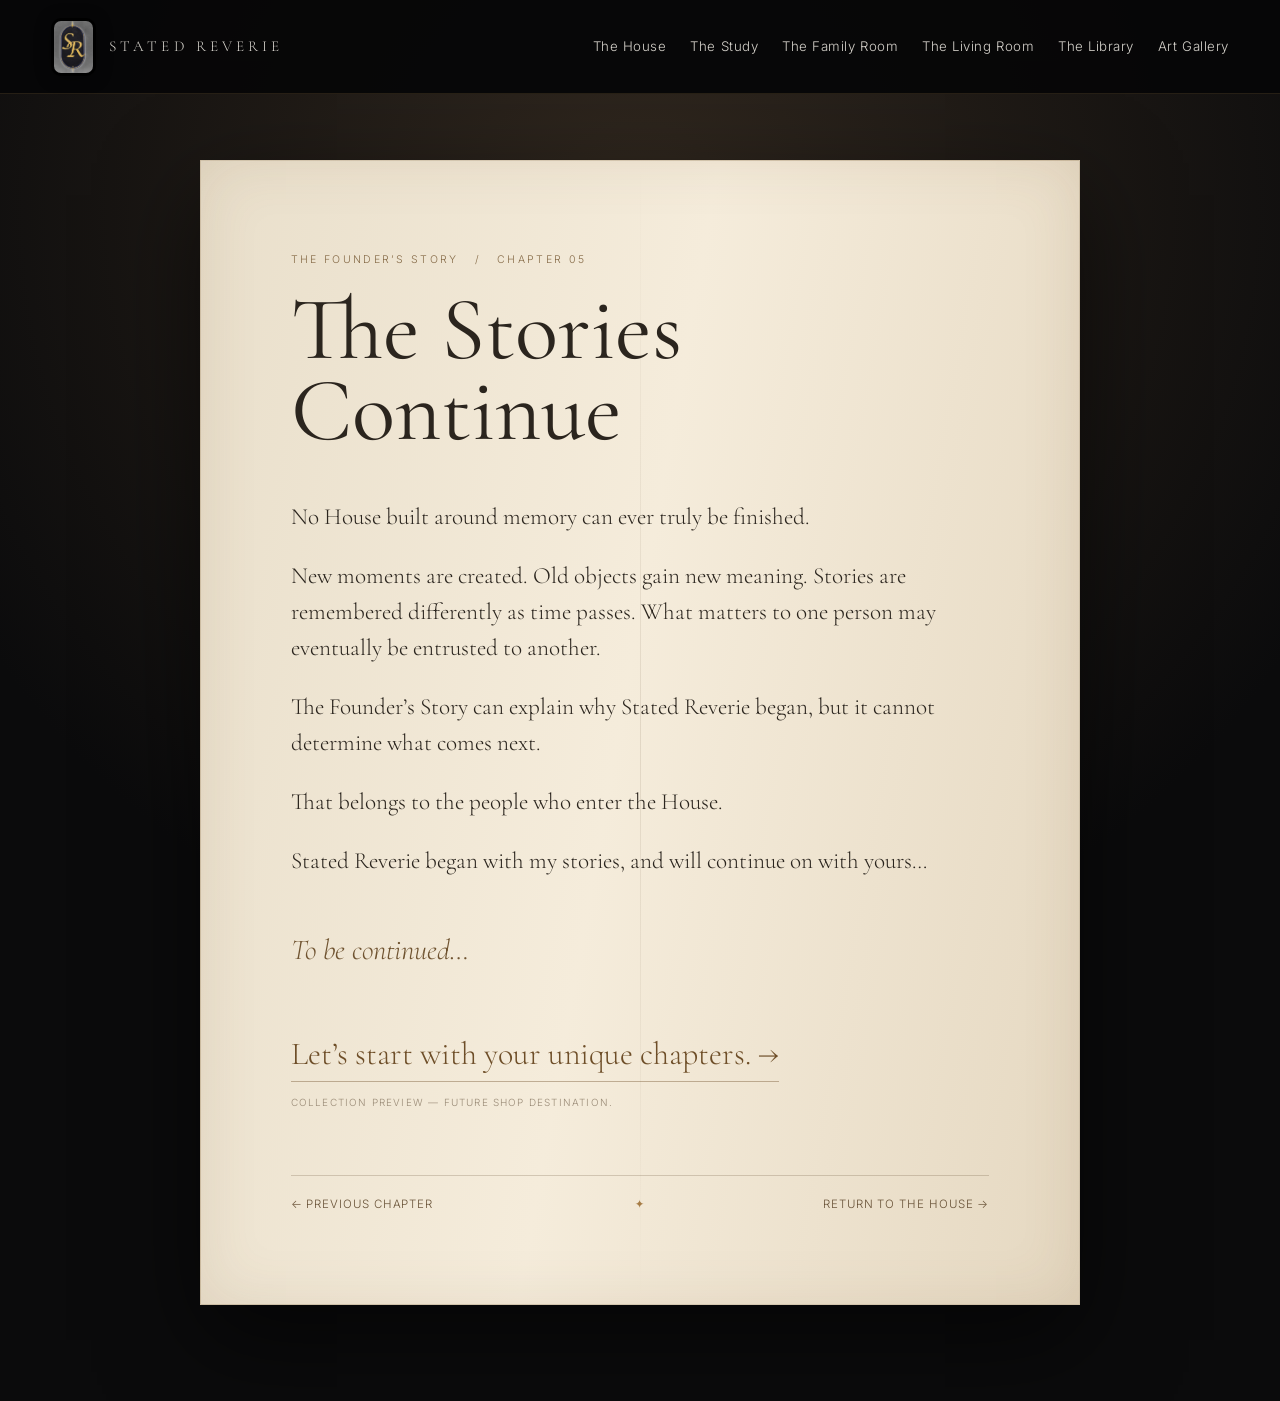
<file: chapter-5.html>
<!doctype html><html lang="en"><!-- Cloudflare Web Analytics --><script type='module' src='https://static.cloudflareinsights.com/beacon.min.js' data-cf-beacon='{"token": "a909dc1f2f4147fc93d47961c3d524ed"}'></script><!-- End Cloudflare Web Analytics --><head><meta charset="utf-8"><meta name="viewport" content="width=device-width,initial-scale=1">
<title>Chapter 5: The Stories Continue — Stated Reverie</title>
<link rel="preconnect" href="https://fonts.googleapis.com"><link rel="preconnect" href="https://fonts.gstatic.com" crossorigin>
<link href="https://fonts.googleapis.com/css2?family=Cormorant+Garamond:wght@400;500;600&family=Inter:wght@300;400;500&display=swap" rel="stylesheet"><link rel="stylesheet" href="styles.css"></head>
<body class="chapter-page chapter-5">
<header class="site-header interior-header"><a class="brand" href="index.html"><img class="brand-brooch" src="assets/stated-reverie-brooch-official.png" alt="Stated Reverie Brooch"><span class="brand-name">STATED REVERIE</span></a><nav class="site-nav"><a href="index.html">The House</a><a href="story.html">The Study</a><a href="resonate.html">The Family Room</a><a href="memory-capsules.html">The Living Room</a><a href="genesis.html">The Library</a><a href="collection.html">Art Gallery</a></nav></header>
<main class="book-reading">
<section class="book-page">
<div class="chapter-index">THE FOUNDER’S STORY &nbsp; / &nbsp; CHAPTER 05</div>
<h1>The Stories Continue</h1>
<div class="chapter-copy"><p>No House built around memory can ever truly be finished.</p><p>New moments are created. Old objects gain new meaning. Stories are remembered differently as time passes. What matters to one person may eventually be entrusted to another.</p><p>The Founder’s Story can explain why Stated Reverie began, but it cannot determine what comes next.</p><p>That belongs to the people who enter the House.</p><p>Stated Reverie began with my stories,
and will continue on with yours…</p><p>To be continued…</p></div>
<a class="future-shop-link" href="collection.html">Let’s start with your unique chapters. <span>→</span></a>
<p class="future-shop-note">Collection preview — future shop destination.</p>
<div class="chapter-nav"><a href="chapter-4.html">← Previous Chapter</a><span>✦</span><a href="index.html#gallery">Return to the House →</a></div>
</section></main></body></html>
</file>
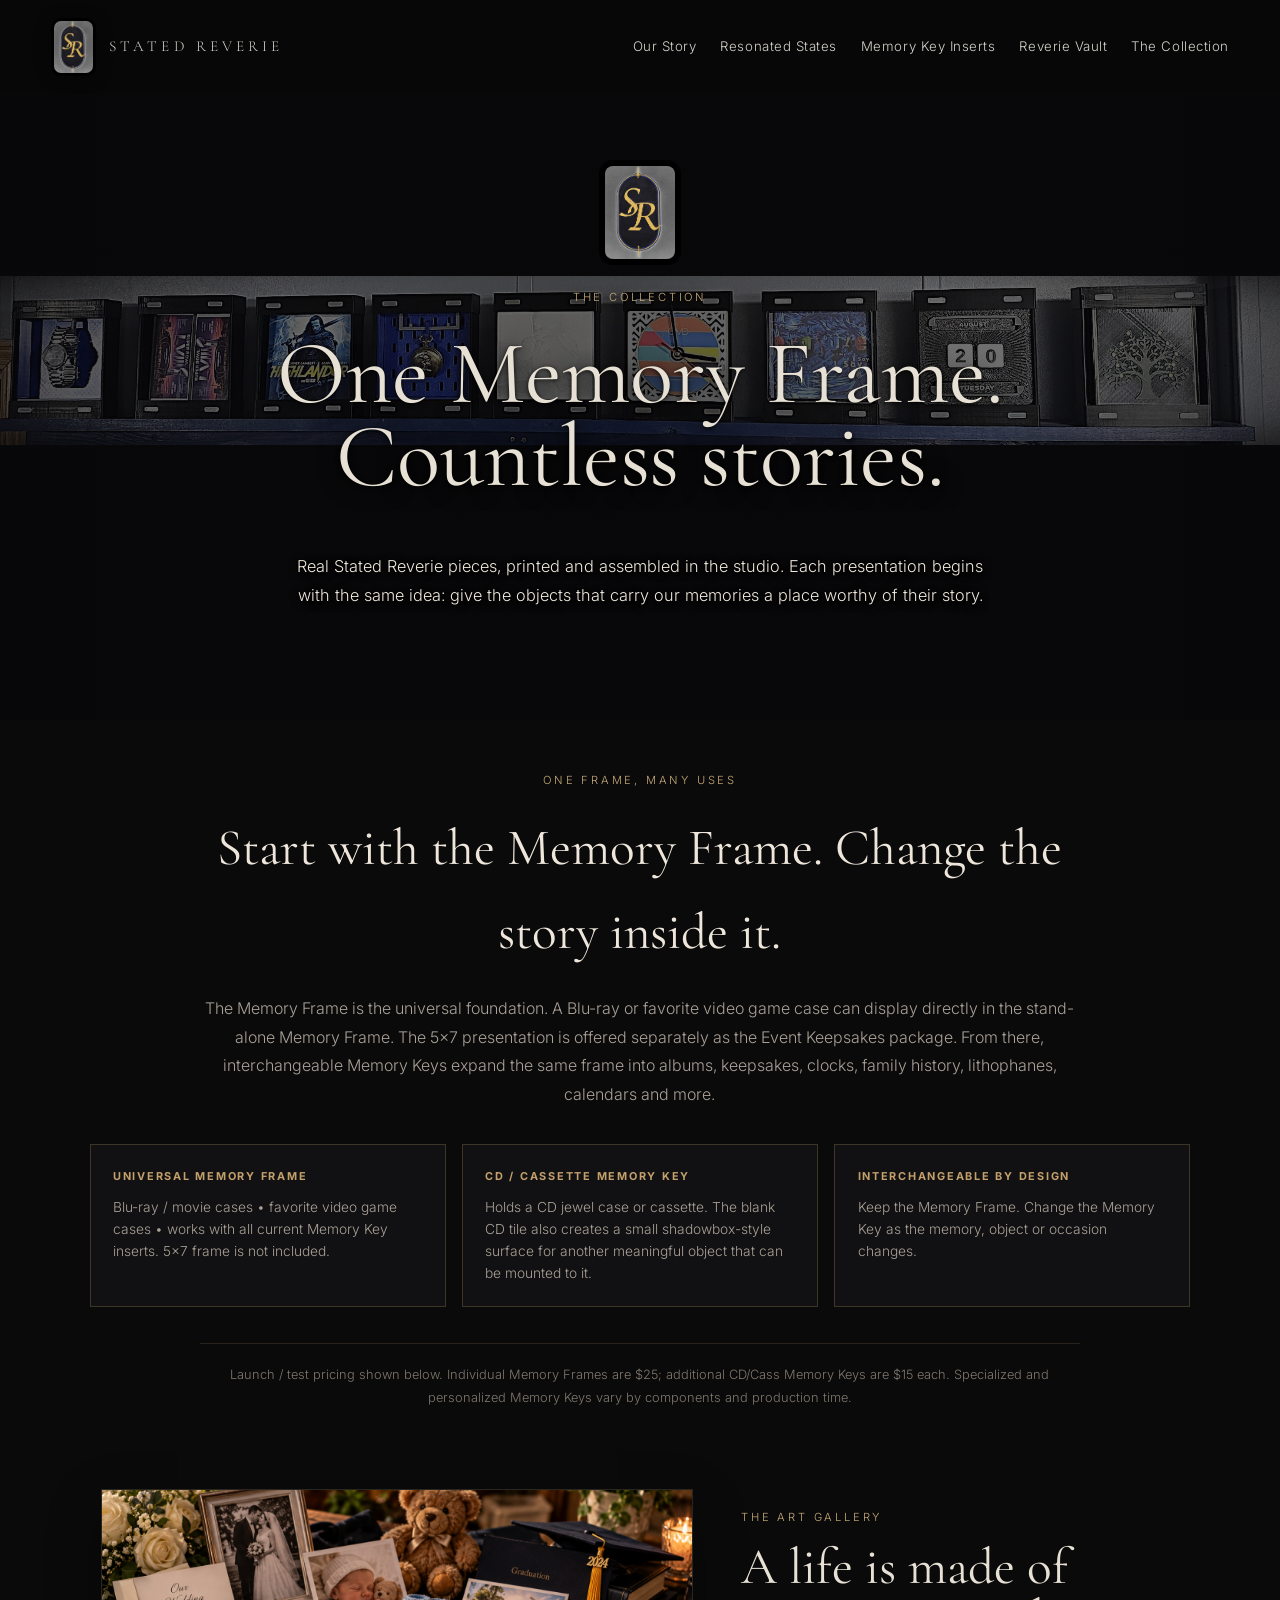
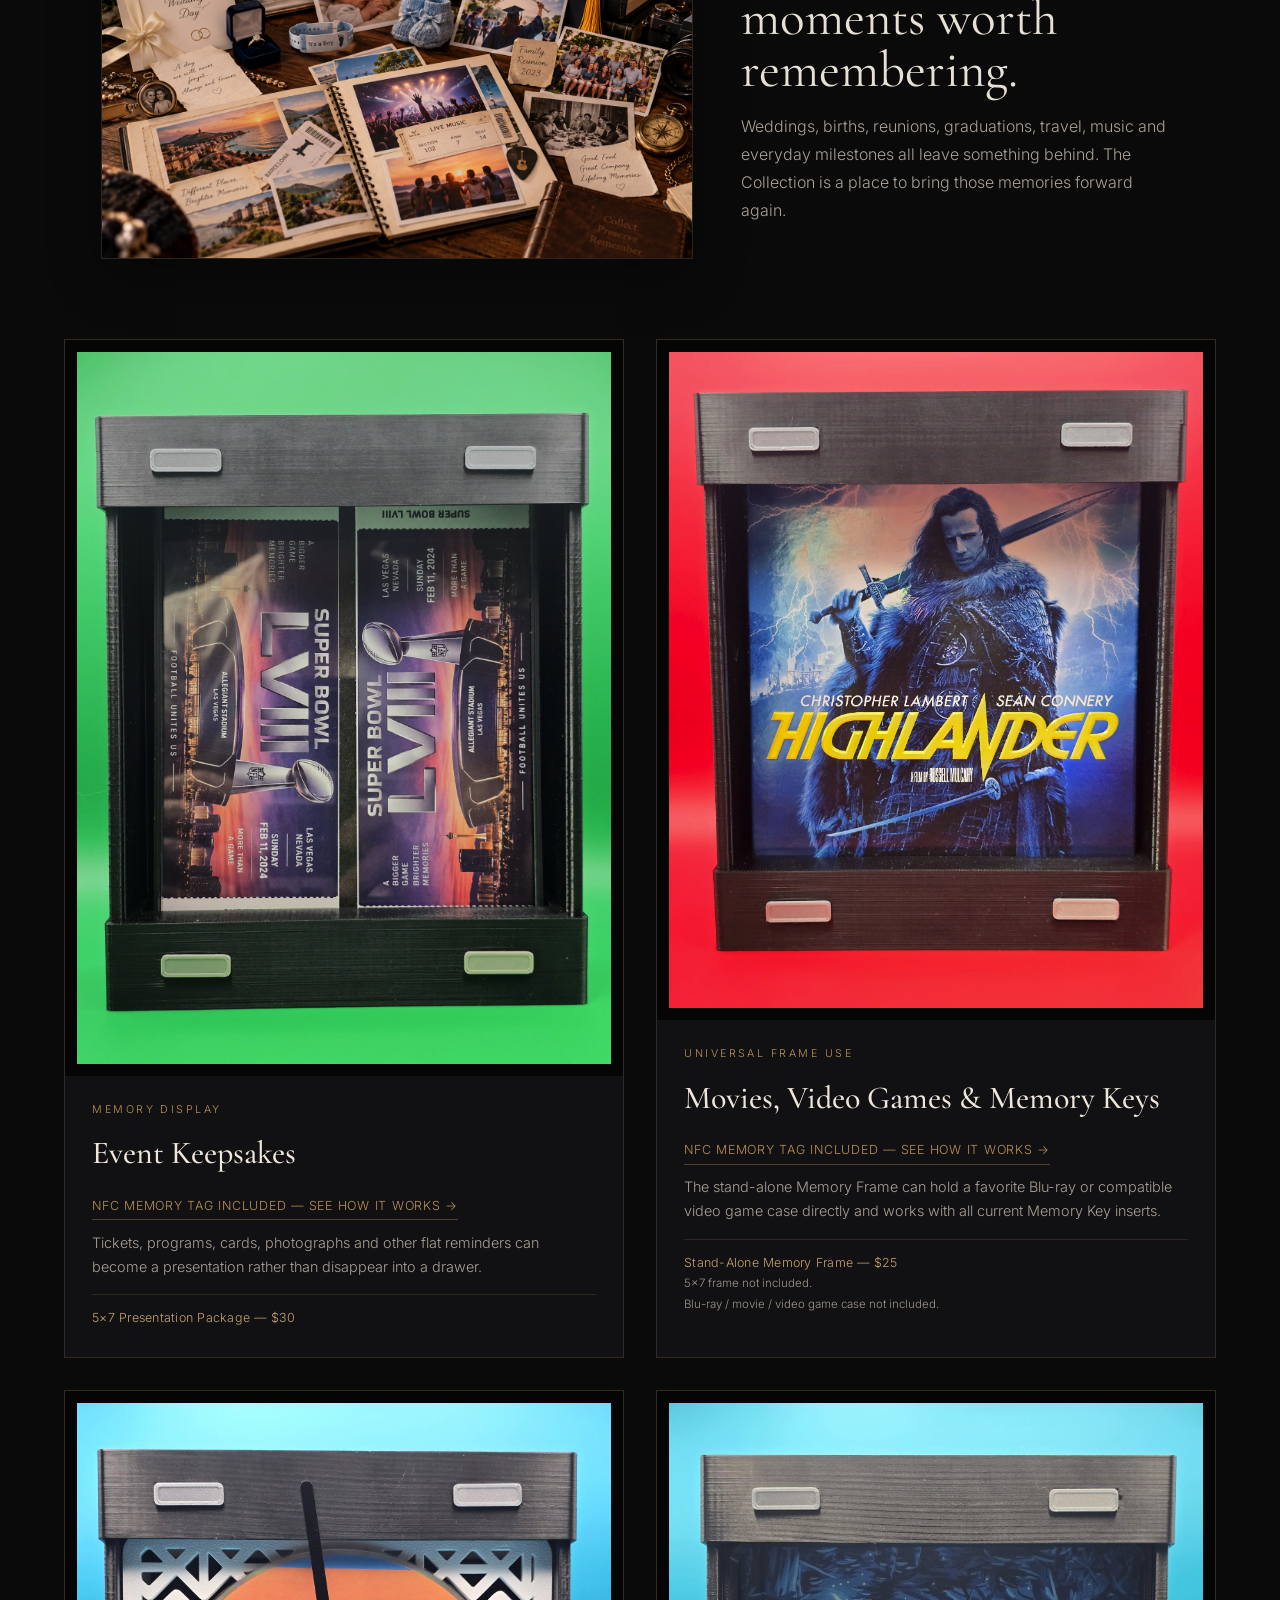
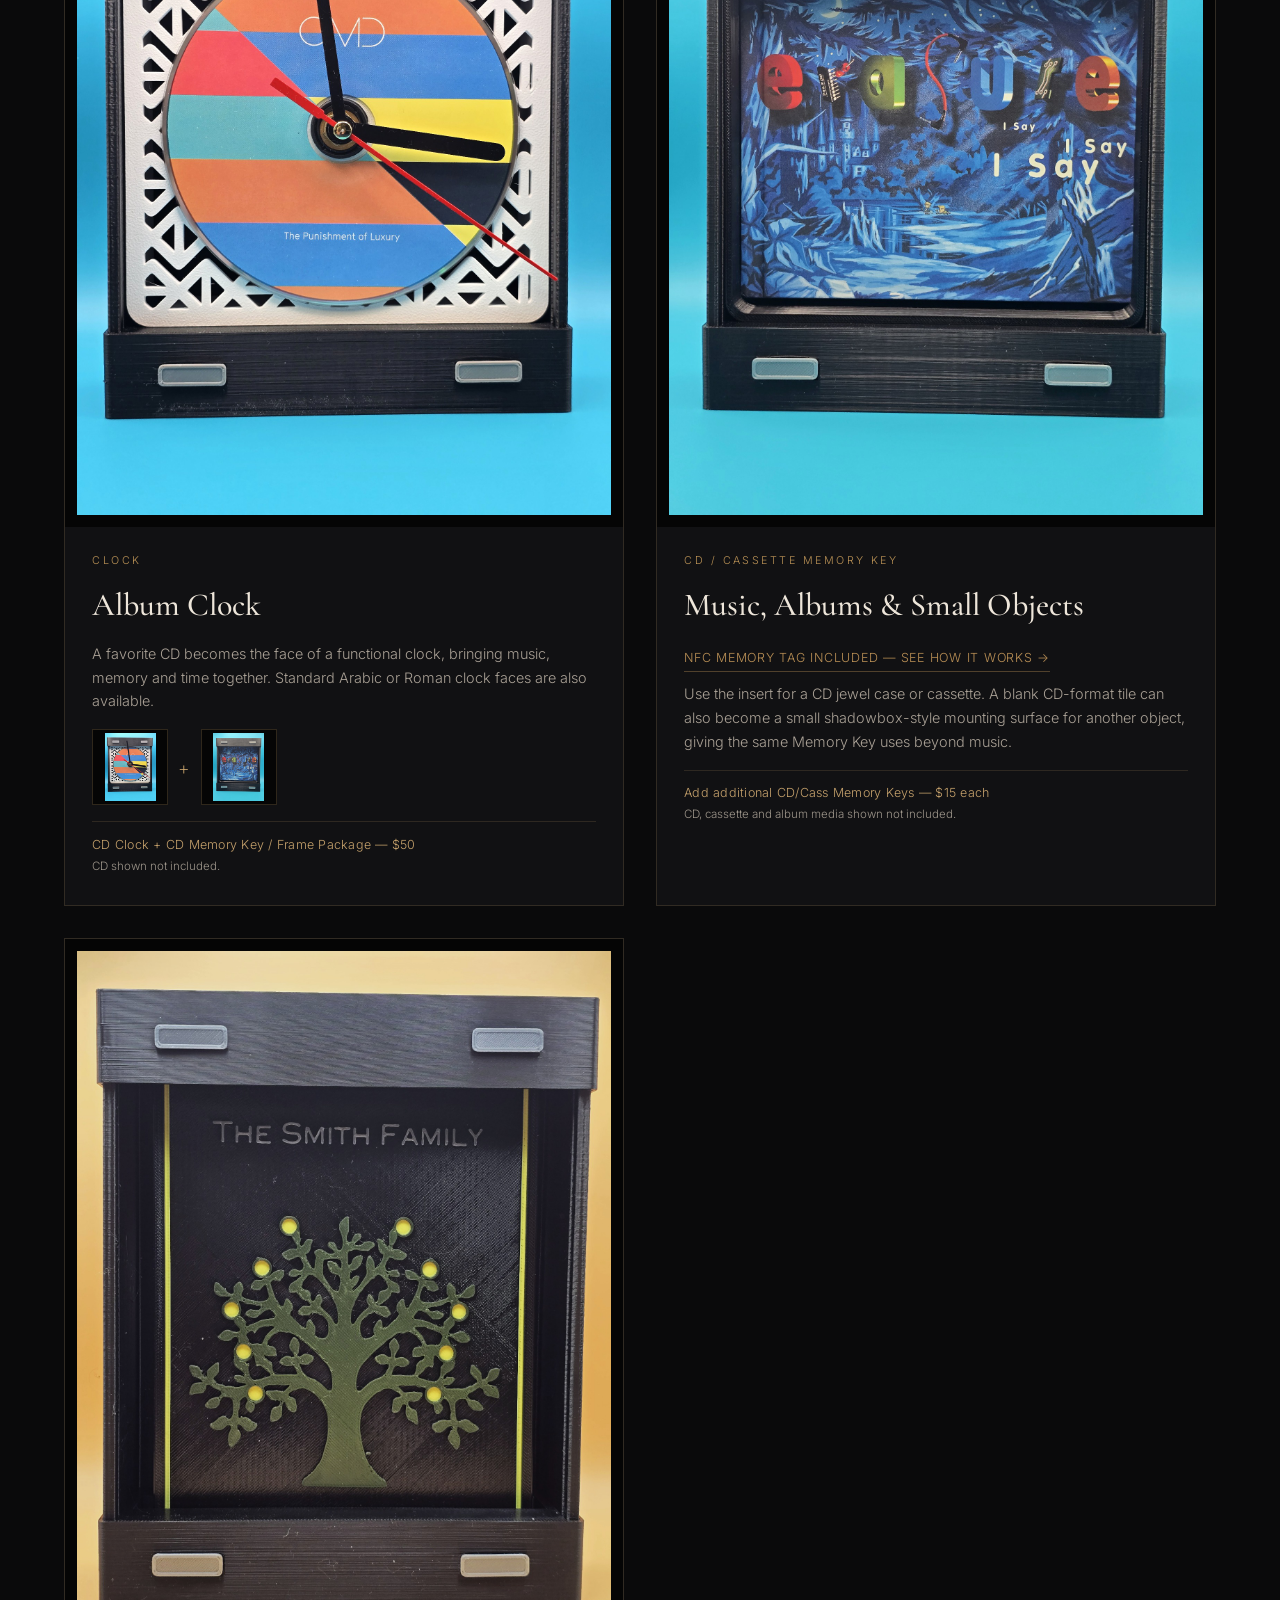
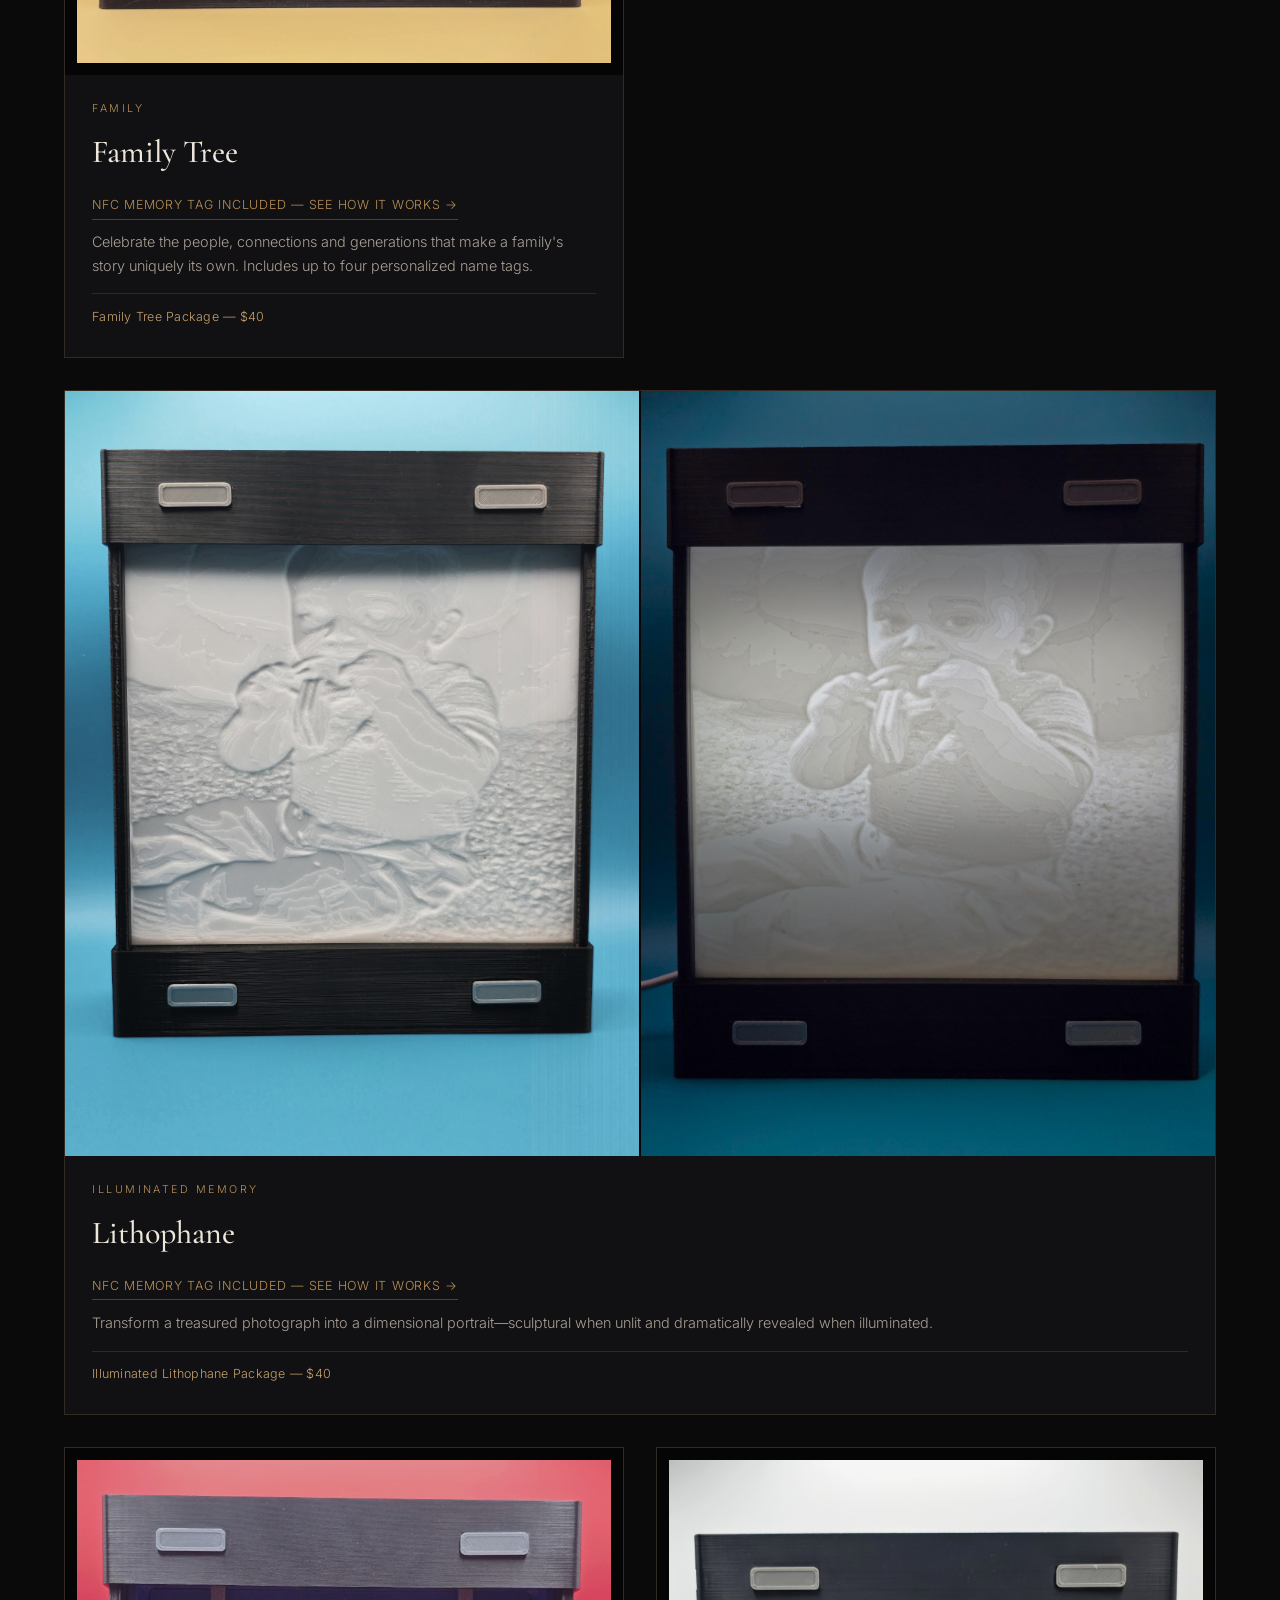
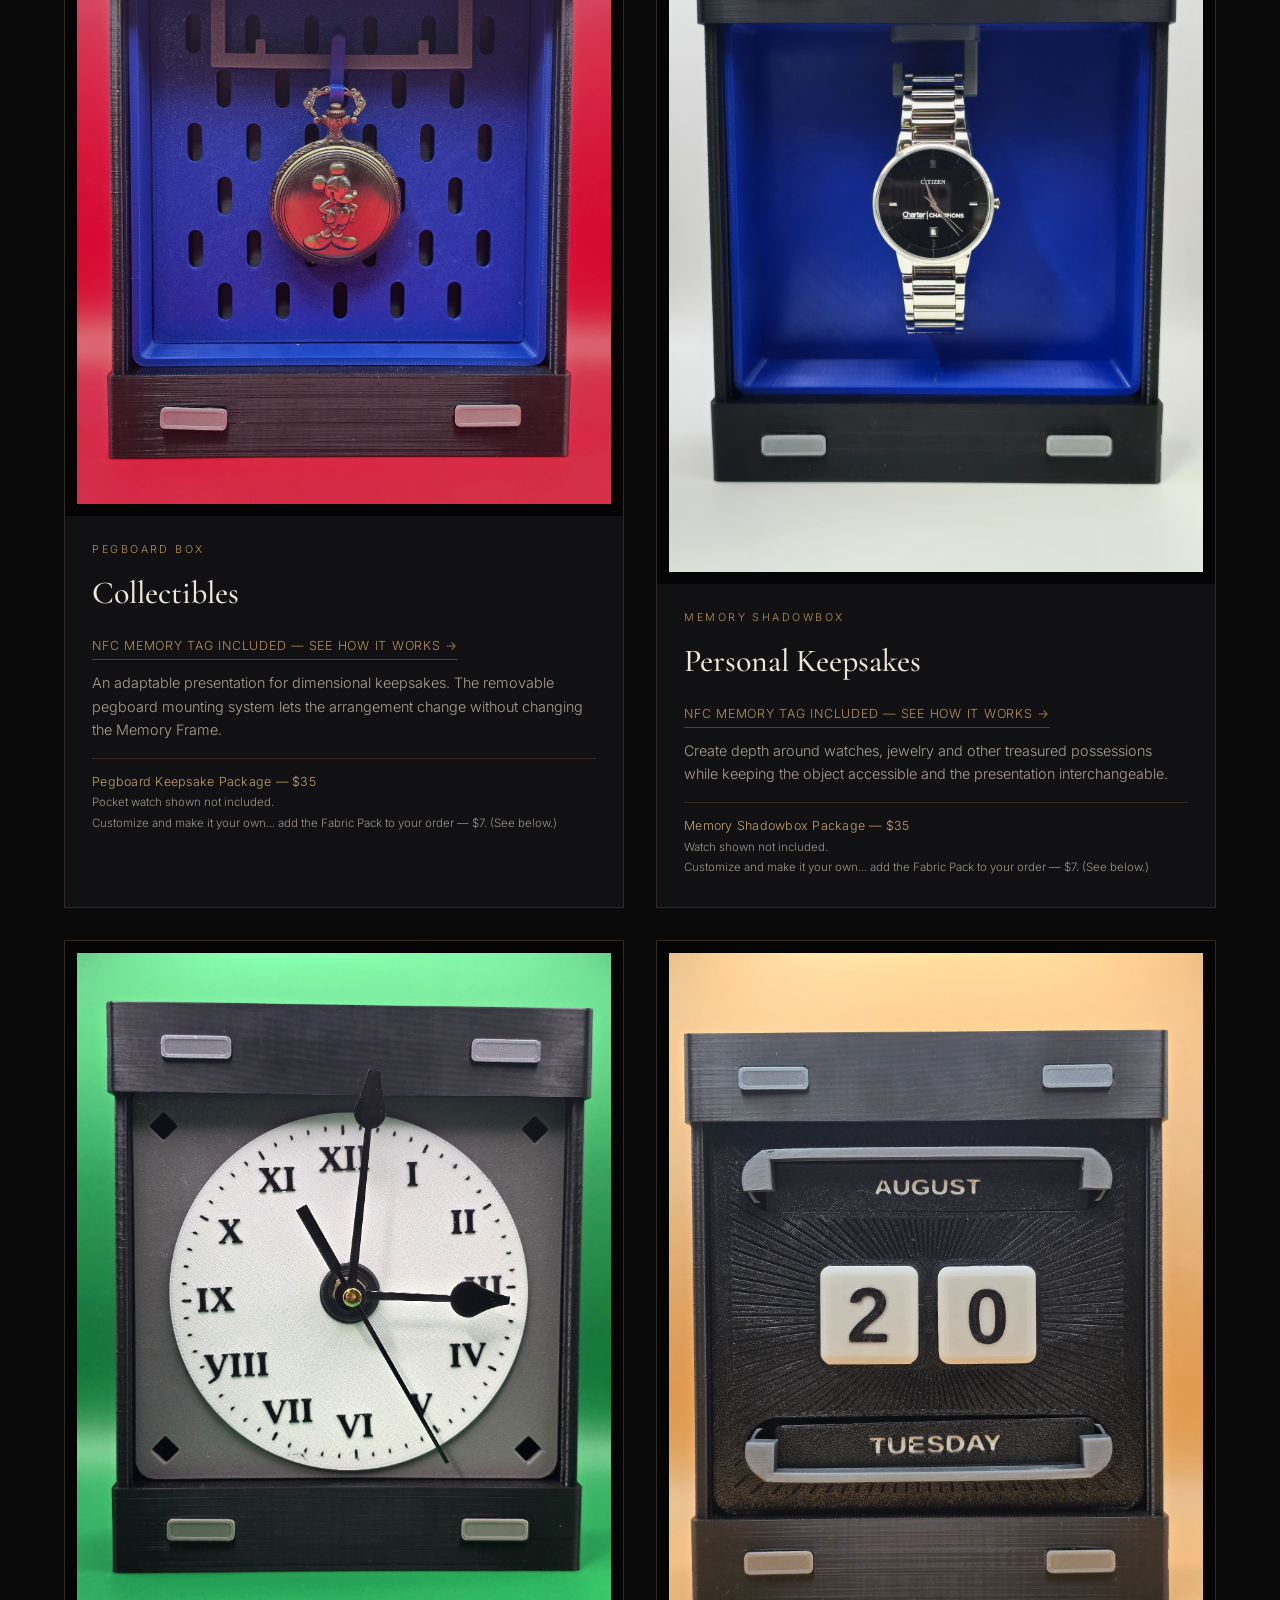
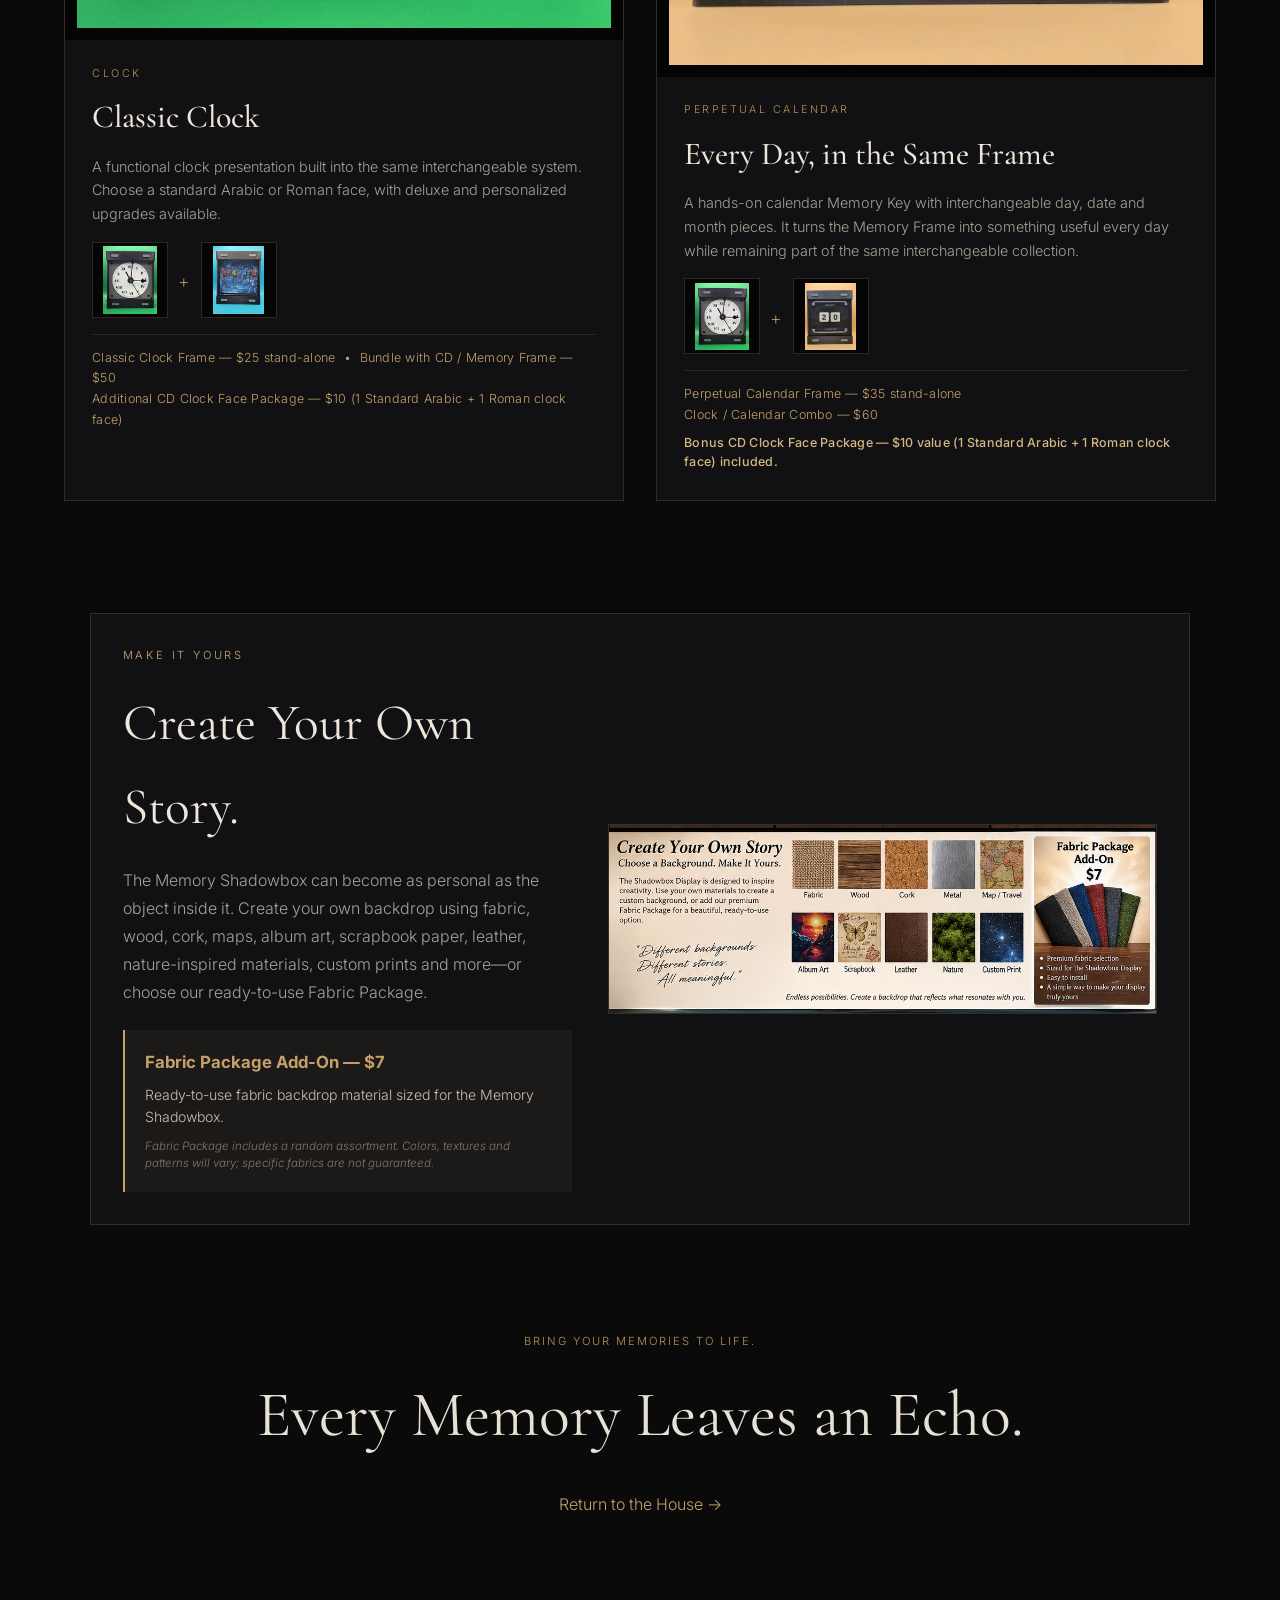
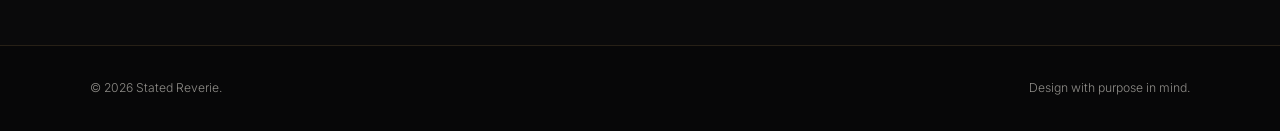
<file: collection.html>
<!doctype html>
<html lang="en"><!-- Cloudflare Web Analytics --><script type='module' src='https://static.cloudflareinsights.com/beacon.min.js' data-cf-beacon='{"token": "a909dc1f2f4147fc93d47961c3d524ed"}'></script><!-- End Cloudflare Web Analytics --><head><meta charset="utf-8"><meta name="viewport" content="width=device-width,initial-scale=1">
<meta name="description" content="Explore available Stated Reverie memory presentations, shadowboxes, clocks, illuminated lithophanes and collectible displays.">
<title>The Collection — Stated Reverie</title>
<link rel="preconnect" href="https://fonts.googleapis.com"><link rel="preconnect" href="https://fonts.gstatic.com" crossorigin>
<link href="https://fonts.googleapis.com/css2?family=Cormorant+Garamond:wght@400;500;600&family=Inter:wght@300;400;500&display=swap" rel="stylesheet">
<link rel="stylesheet" href="styles.css"></head>
<body class="collection-page">
<header class="site-header"><a class="brand" href="index.html"><img class="brand-brooch" src="assets/stated-reverie-brooch-official.png" alt="Stated Reverie SR Brooch"><span class="brand-name">STATED REVERIE</span></a><button class="menu-toggle" aria-label="Open navigation" aria-expanded="false">☰</button><nav class="site-nav"><a href="story.html">Our Story</a><a href="resonate.html">Resonated States</a><a href="memory-capsules.html">Memory Key Inserts</a><a href="genesis.html">Reverie Vault</a><a href="collection.html">The Collection</a></nav></header>
<main>
<section class="collection-hero"><img src="assets/stated-reverie-brooch-official.png" alt="Stated Reverie Brooch"><p class="room-label">THE COLLECTION</p><h1>One Memory Frame.<br>Countless stories.</h1><p>Real Stated Reverie pieces, printed and assembled in the studio. Each presentation begins with the same idea: give the objects that carry our memories a place worthy of their story.</p></section>
<section class="collection-guide">
<p class="room-label">ONE FRAME, MANY USES</p>
<h2>Start with the Memory Frame. Change the story inside it.</h2>
<p>The Memory Frame is the universal foundation. A Blu-ray or favorite video game case can display directly in the stand-alone Memory Frame. The 5×7 presentation is offered separately as the Event Keepsakes package. From there, interchangeable Memory Keys expand the same frame into albums, keepsakes, clocks, family history, lithophanes, calendars and more.</p>
<div class="universal-notes">
<div><strong>UNIVERSAL MEMORY FRAME</strong><span>Blu-ray / movie cases • favorite video game cases • works with all current Memory Key inserts. 5×7 frame is not included.</span></div>
<div><strong>CD / CASSETTE MEMORY KEY</strong><span>Holds a CD jewel case or cassette. The blank CD tile also creates a small shadowbox-style surface for another meaningful object that can be mounted to it.</span></div>
<div><strong>INTERCHANGEABLE BY DESIGN</strong><span>Keep the Memory Frame. Change the Memory Key as the memory, object or occasion changes.</span></div>
</div>
<p class="pricing-note">Launch / test pricing shown below. Individual Memory Frames are $25; additional CD/Cass Memory Keys are $15 each. Specialized and personalized Memory Keys vary by components and production time.</p>
</section>
<section class="collection-memory-atmosphere"><img src="assets/events-life-milestones-story.png" alt="Wedding, birth, graduation, reunion, travel, concert and family-event keepsakes representing the milestones people choose to remember"><div><p class="room-label">THE ART GALLERY</p><h2>A life is made of moments worth remembering.</h2><p>Weddings, births, reunions, graduations, travel, music and everyday milestones all leave something behind. The Collection is a place to bring those memories forward again.</p></div></section><section class="product-gallery" aria-label="Available Stated Reverie presentations">
<article class="product-card"><img src="assets/event-keepsake-superbowl.jpg" alt="Super Bowl ticket and event keepsakes displayed in a Stated Reverie Memory Frame"><div><span>MEMORY DISPLAY</span><h2>Event Keepsakes</h2><a class="nfc-included" href="listening-room.html#nfc">NFC Memory Tag Included — See How It Works →</a><p>Tickets, programs, cards, photographs and other flat reminders can become a presentation rather than disappear into a drawer.</p><p class="price">5×7 Presentation Package — $30</p></div></article>
<article class="product-card"><img src="assets/film-art-highlander.jpg" alt="Highlander Blu-ray displayed in a Stated Reverie Memory Frame"><div><span>UNIVERSAL FRAME USE</span><h2>Movies, Video Games &amp; Memory Keys</h2><a class="nfc-included" href="listening-room.html#nfc">NFC Memory Tag Included — See How It Works →</a><p>The stand-alone Memory Frame can hold a favorite Blu-ray or compatible video game case directly and works with all current Memory Key inserts.</p><p class="price">Stand-Alone Memory Frame — $25<br><small>5×7 frame not included.<br>Blu-ray / movie / video game case not included.</small></p></div></article>
<article class="product-card"><img src="assets/clock-album-cd.jpg" alt="Compact disc used as the face of a Stated Reverie clock"><div><span>CLOCK</span><h2>Album Clock</h2><p>A favorite CD becomes the face of a functional clock, bringing music, memory and time together. Standard Arabic or Roman clock faces are also available.</p><div class="bundle-mini"><img src="assets/clock-album-cd.jpg" alt="CD clock"><span>+</span><img src="assets/album-display-erasure.jpg" alt="CD Cassette Memory Key Frame"></div><p class="price">CD Clock + CD Memory Key / Frame Package — $50<br><small>CD shown not included.</small></p></div></article>
<article class="product-card"><img src="assets/album-display-erasure.jpg" alt="Erasure album package displayed in a Stated Reverie Memory Frame"><div><span>CD / CASSETTE MEMORY KEY</span><h2>Music, Albums &amp; Small Objects</h2><a class="nfc-included" href="listening-room.html#nfc">NFC Memory Tag Included — See How It Works →</a><p>Use the insert for a CD jewel case or cassette. A blank CD-format tile can also become a small shadowbox-style mounting surface for another object, giving the same Memory Key uses beyond music.</p><p class="price">Add additional CD/Cass Memory Keys — $15 each<br><small>CD, cassette and album media shown not included.</small></p></div></article>
<article class="product-card"><img src="assets/family-tree.jpg" alt="Family tree presentation in a Stated Reverie Memory Frame"><div><span>FAMILY</span><h2>Family Tree</h2><a class="nfc-included" href="listening-room.html#nfc">NFC Memory Tag Included — See How It Works →</a><p>Celebrate the people, connections and generations that make a family's story uniquely its own. Includes up to four personalized name tags.</p><p class="price">Family Tree Package — $40</p></div></article>
<article class="product-card litho-card"><div class="litho-pair"><img src="assets/lithophane-unlit.jpg" alt="Stated Reverie lithophane portrait unlit"><img src="assets/lithophane-lit.jpg" alt="Stated Reverie lithophane portrait illuminated"></div><div><span>ILLUMINATED MEMORY</span><h2>Lithophane</h2><a class="nfc-included" href="listening-room.html#nfc">NFC Memory Tag Included — See How It Works →</a><p>Transform a treasured photograph into a dimensional portrait—sculptural when unlit and dramatically revealed when illuminated.</p><p class="price">Illuminated Lithophane Package — $40</p></div></article>
<article class="product-card"><img src="assets/pegboard-pocketwatch.jpg" alt="Mickey Mouse pocket watch displayed in the Stated Reverie Pegboard Box"><div><span>PEGBOARD BOX</span><h2>Collectibles</h2><a class="nfc-included" href="listening-room.html#nfc">NFC Memory Tag Included — See How It Works →</a><p>An adaptable presentation for dimensional keepsakes. The removable pegboard mounting system lets the arrangement change without changing the Memory Frame.</p><p class="price">Pegboard Keepsake Package — $35<br><small>Pocket watch shown not included.</small><br><small>Customize and make it your own... add the Fabric Pack to your order — $7. (See below.)</small></p></div></article>
<article class="product-card"><img src="assets/shadowbox-wristwatch.jpg" alt="Citizen wristwatch displayed in the Stated Reverie Memory Shadowbox"><div><span>MEMORY SHADOWBOX</span><h2>Personal Keepsakes</h2><a class="nfc-included" href="listening-room.html#nfc">NFC Memory Tag Included — See How It Works →</a><p>Create depth around watches, jewelry and other treasured possessions while keeping the object accessible and the presentation interchangeable.</p><p class="price">Memory Shadowbox Package — $35<br><small>Watch shown not included.</small><br><small>Customize and make it your own... add the Fabric Pack to your order — $7. (See below.)</small></p></div></article>
<article class="product-card"><img src="assets/clock-roman.jpg" alt="Roman numeral clock in a Stated Reverie Memory Frame"><div><span>CLOCK</span><h2>Classic Clock</h2><p>A functional clock presentation built into the same interchangeable system. Choose a standard Arabic or Roman face, with deluxe and personalized upgrades available.</p><div class="bundle-mini"><img src="assets/clock-roman.jpg" alt="Classic clock"><span>+</span><img src="assets/album-display-erasure.jpg" alt="CD Memory Frame"></div><p class="price">Classic Clock Frame — $25 stand-alone &nbsp;•&nbsp; Bundle with CD / Memory Frame — $50<br>Additional CD Clock Face Package — $10 (1 Standard Arabic + 1 Roman clock face)</p></div></article>
<article class="product-card calendar-card"><img src="assets/perpetual-calendar.jpg" alt="Stated Reverie Perpetual Calendar showing August 20 Tuesday"><div><span>PERPETUAL CALENDAR</span><h2>Every Day, in the Same Frame</h2><p>A hands-on calendar Memory Key with interchangeable day, date and month pieces. It turns the Memory Frame into something useful every day while remaining part of the same interchangeable collection.</p><div class="bundle-mini"><img src="assets/clock-roman.jpg" alt="Classic clock"><span>+</span><img src="assets/perpetual-calendar.jpg" alt="Perpetual calendar"></div><p class="price">Perpetual Calendar Frame — $35 stand-alone<br>Clock / Calendar Combo — $60<br><strong class="bonus-line">Bonus CD Clock Face Package — $10 value (1 Standard Arabic + 1 Roman clock face) included.</strong></p></div></article>
</section>
<section class="backdrop-story" aria-label="Shadowbox backdrop ideas and fabric package">
<div class="backdrop-copy">
<p class="room-label">MAKE IT YOURS</p>
<h2>Create Your Own Story.</h2>
<p>The Memory Shadowbox can become as personal as the object inside it. Create your own backdrop using fabric, wood, cork, maps, album art, scrapbook paper, leather, nature-inspired materials, custom prints and more—or choose our ready-to-use Fabric Package.</p>
<div class="fabric-offer"><strong>Fabric Package Add-On — $7</strong><span>Ready-to-use fabric backdrop material sized for the Memory Shadowbox.</span><small>Fabric Package includes a random assortment. Colors, textures and patterns will vary; specific fabrics are not guaranteed.</small></div>
</div>
<img src="assets/shadowbox-backdrop-ideas.jpg" alt="Examples of fabric, wood, cork, metal, map, album art, scrapbook, leather, nature and custom-print backdrop ideas with a Stated Reverie Fabric Package">
</section>

<section class="collection-close"><p>Bring your memories to life.</p><h2>Every Memory Leaves an Echo.</h2><a href="index.html">Return to the House →</a></section>
</main><footer class="site-footer"><div>© 2026 Stated Reverie.</div><div>Design with purpose in mind.</div></footer><script src="script.js"></script></body></html>
</file>
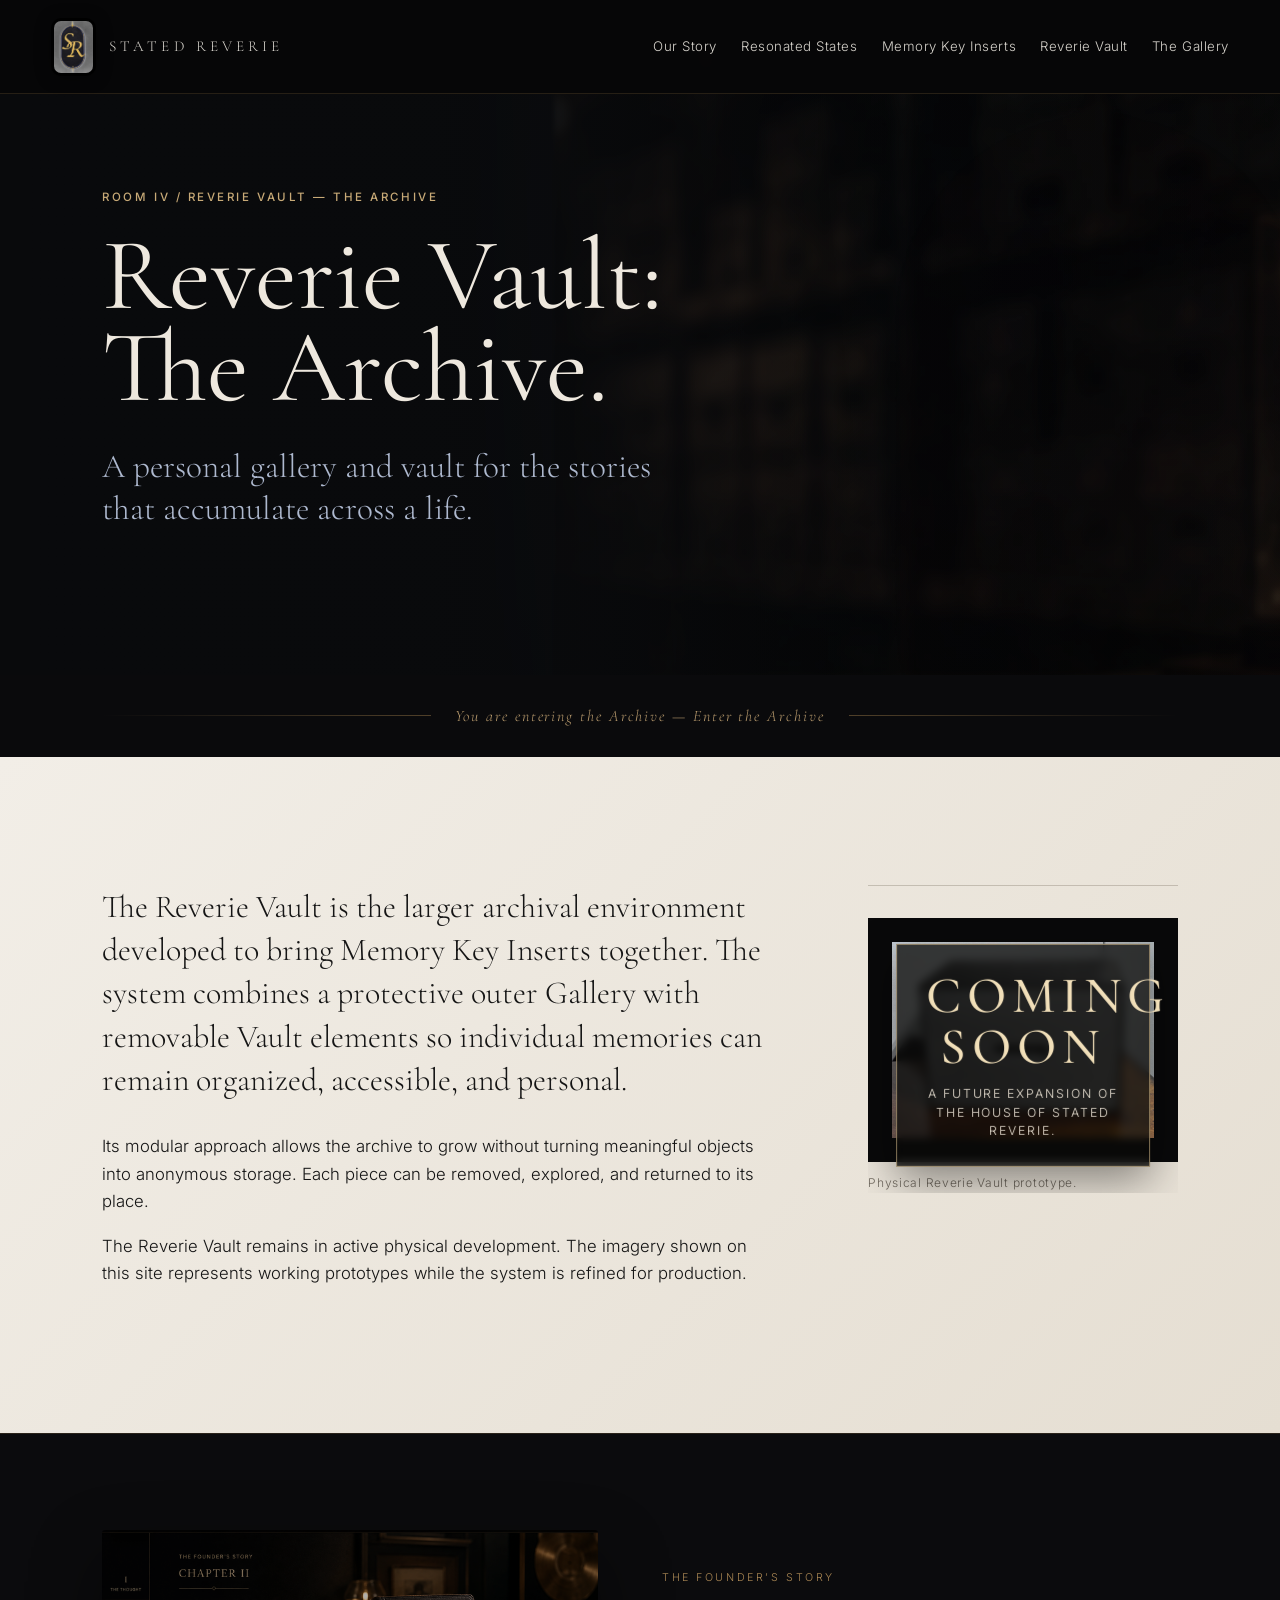
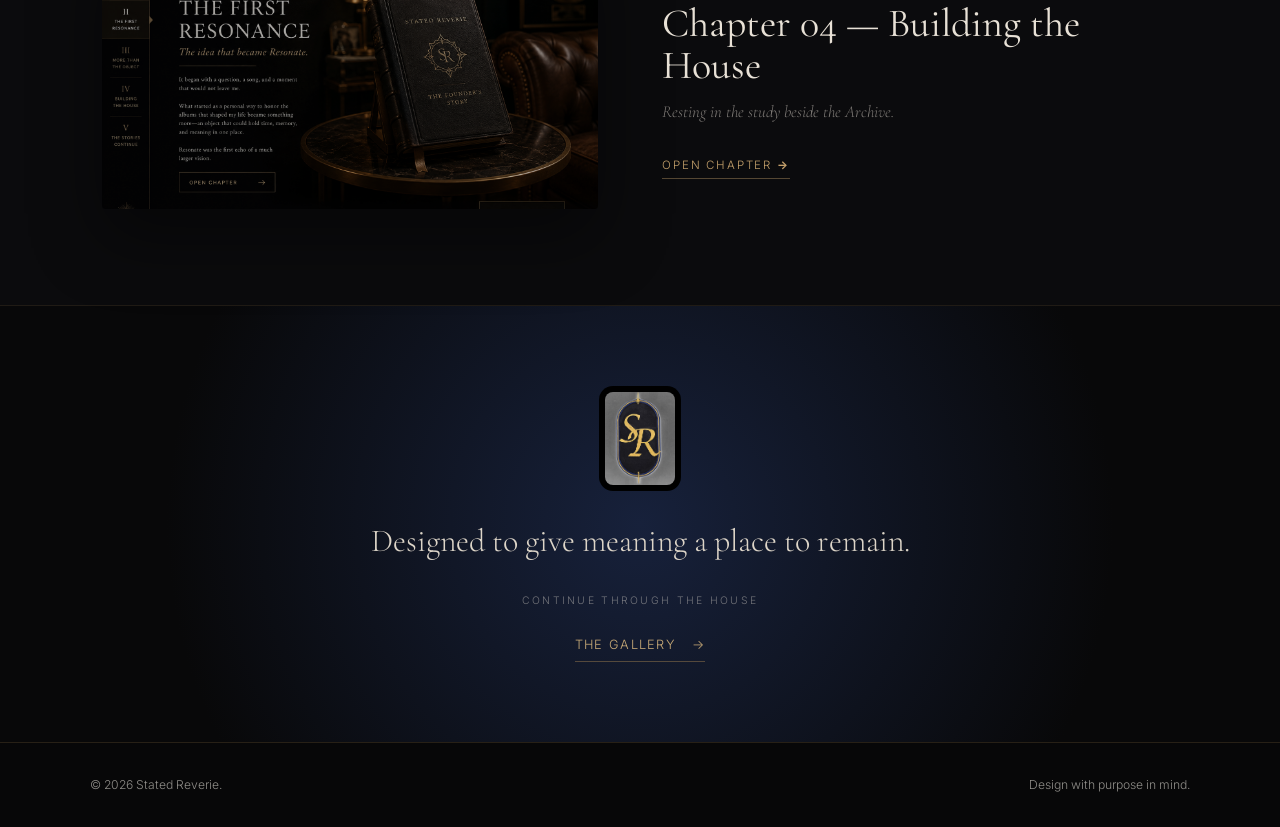
<file: genesis.html>
<!doctype html><html lang="en"><head><meta charset="utf-8"><meta name="viewport" content="width=device-width,initial-scale=1">
<title>Reverie Vault — Stated Reverie</title><link rel="preconnect" href="https://fonts.googleapis.com"><link rel="preconnect" href="https://fonts.gstatic.com" crossorigin>
<link href="https://fonts.googleapis.com/css2?family=Cormorant+Garamond:wght@400;500;600&family=Inter:wght@300;400;500&display=swap" rel="stylesheet"><link rel="stylesheet" href="styles.css"><!-- Cloudflare Web Analytics --><script type='module' src='https://static.cloudflareinsights.com/beacon.min.js' data-cf-beacon='{"token": "a909dc1f2f4147fc93d47961c3d524ed"}'></script><!-- End Cloudflare Web Analytics --></head><body class="genesis-room">
<header class="site-header interior-header">
<a class="brand" href="index.html"><img class="brand-brooch" src="assets/stated-reverie-brooch-official.png" alt="Stated Reverie Brooch"><span class="brand-name">STATED REVERIE</span></a>
<button class="menu-toggle" aria-label="Open navigation" aria-expanded="false">☰</button>
<nav class="site-nav"><a href="story.html">Our Story</a><a href="resonate.html">Resonated States</a><a href="memory-capsules.html">Memory Key Inserts</a><a href="genesis.html">Reverie Vault</a><a href="index.html#gallery">The Gallery</a></nav>
</header>
<main class="interior-main">
<section class="interior-hero"><div class="interior-watermark"></div><div class="interior-copy"><p class="eyebrow">ROOM IV / REVERIE VAULT — THE ARCHIVE</p><h1>Reverie Vault: The Archive.</h1><p class="interior-lead">A personal gallery and vault for the stories that accumulate across a life.</p></div></section>
<div class="room-threshold"><span></span><em>Enter the Archive</em><span></span></div><section class="interior-body"><div class="interior-text"><p>The Reverie Vault is the larger archival environment developed to bring Memory Key Inserts together. The system combines a protective outer Gallery with removable Vault elements so individual memories can remain organized, accessible, and personal.</p>
<p>Its modular approach allows the archive to grow without turning meaningful objects into anonymous storage. Each piece can be removed, explored, and returned to its place.</p>
<p>The Reverie Vault remains in active physical development. The imagery shown on this site represents working prototypes while the system is refined for production.</p></div><aside class="interior-feature"><figure class="real-product vault-coming-soon"><img src="assets/genesis-vault-real.jpg" alt="Reverie Vault physical prototype"><div class="coming-soon-badge"><strong>COMING SOON</strong><span>A future expansion of the House of Stated Reverie.</span></div><figcaption>Physical Reverie Vault prototype.</figcaption></figure></aside></section>
<aside class="founder-book-discovery">
      <div class="book-object"><img src="assets/founders-book-scene.png" alt="The Founder’s Story book"></div>
      <div class="book-caption"><span>THE FOUNDER’S STORY</span><strong>Chapter 04 — Building the House</strong><em>Resting in the study beside the Archive.</em><a href="chapter-4.html">Open Chapter <b>→</b></a></div>
    </aside><section class="interior-close"><img src="assets/stated-reverie-brooch-official.png" alt=""><p>Designed to give meaning a place to remain.</p><div class="continue-label">CONTINUE THROUGH THE HOUSE</div><a href="index.html#gallery">THE GALLERY &nbsp; →</a></section>
</main><footer class="site-footer"><div>© 2026 Stated Reverie.</div><div>Design with purpose in mind.</div></footer><script src="script.js"></script></body></html>
</file>
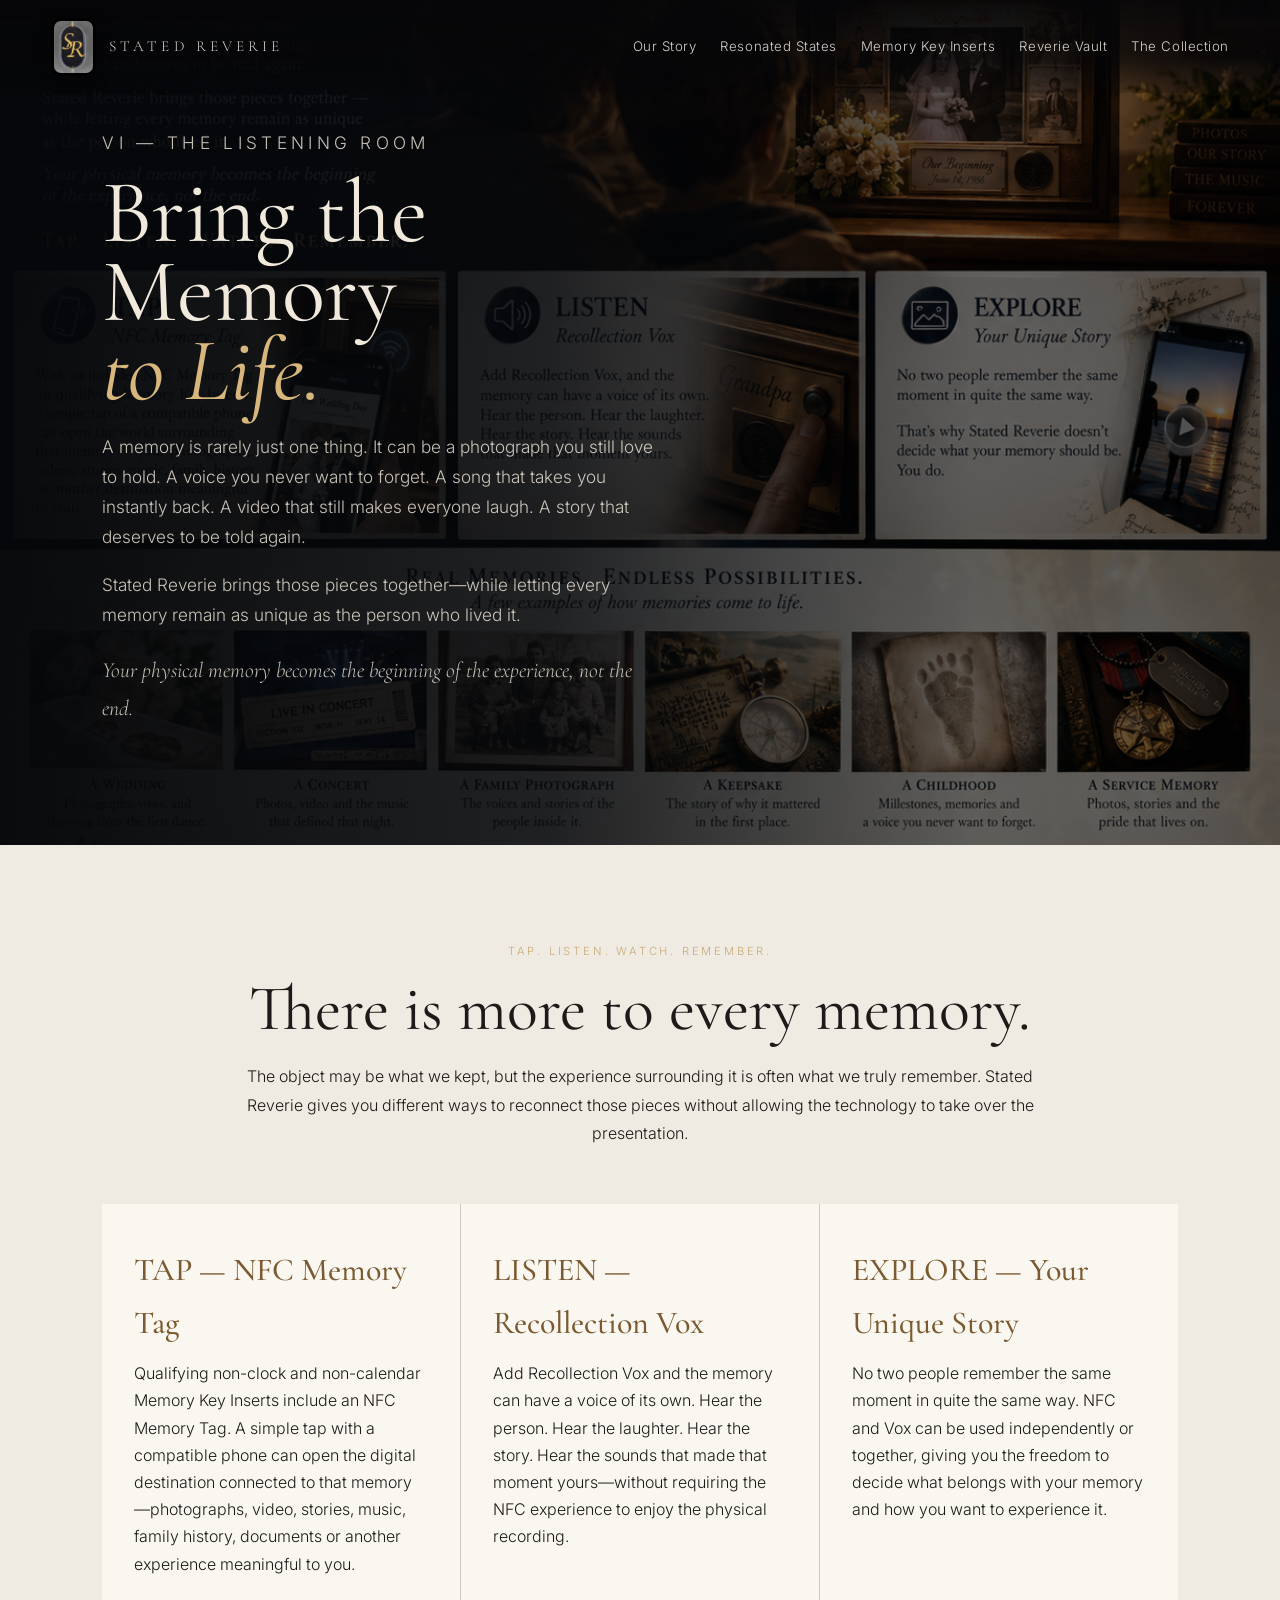
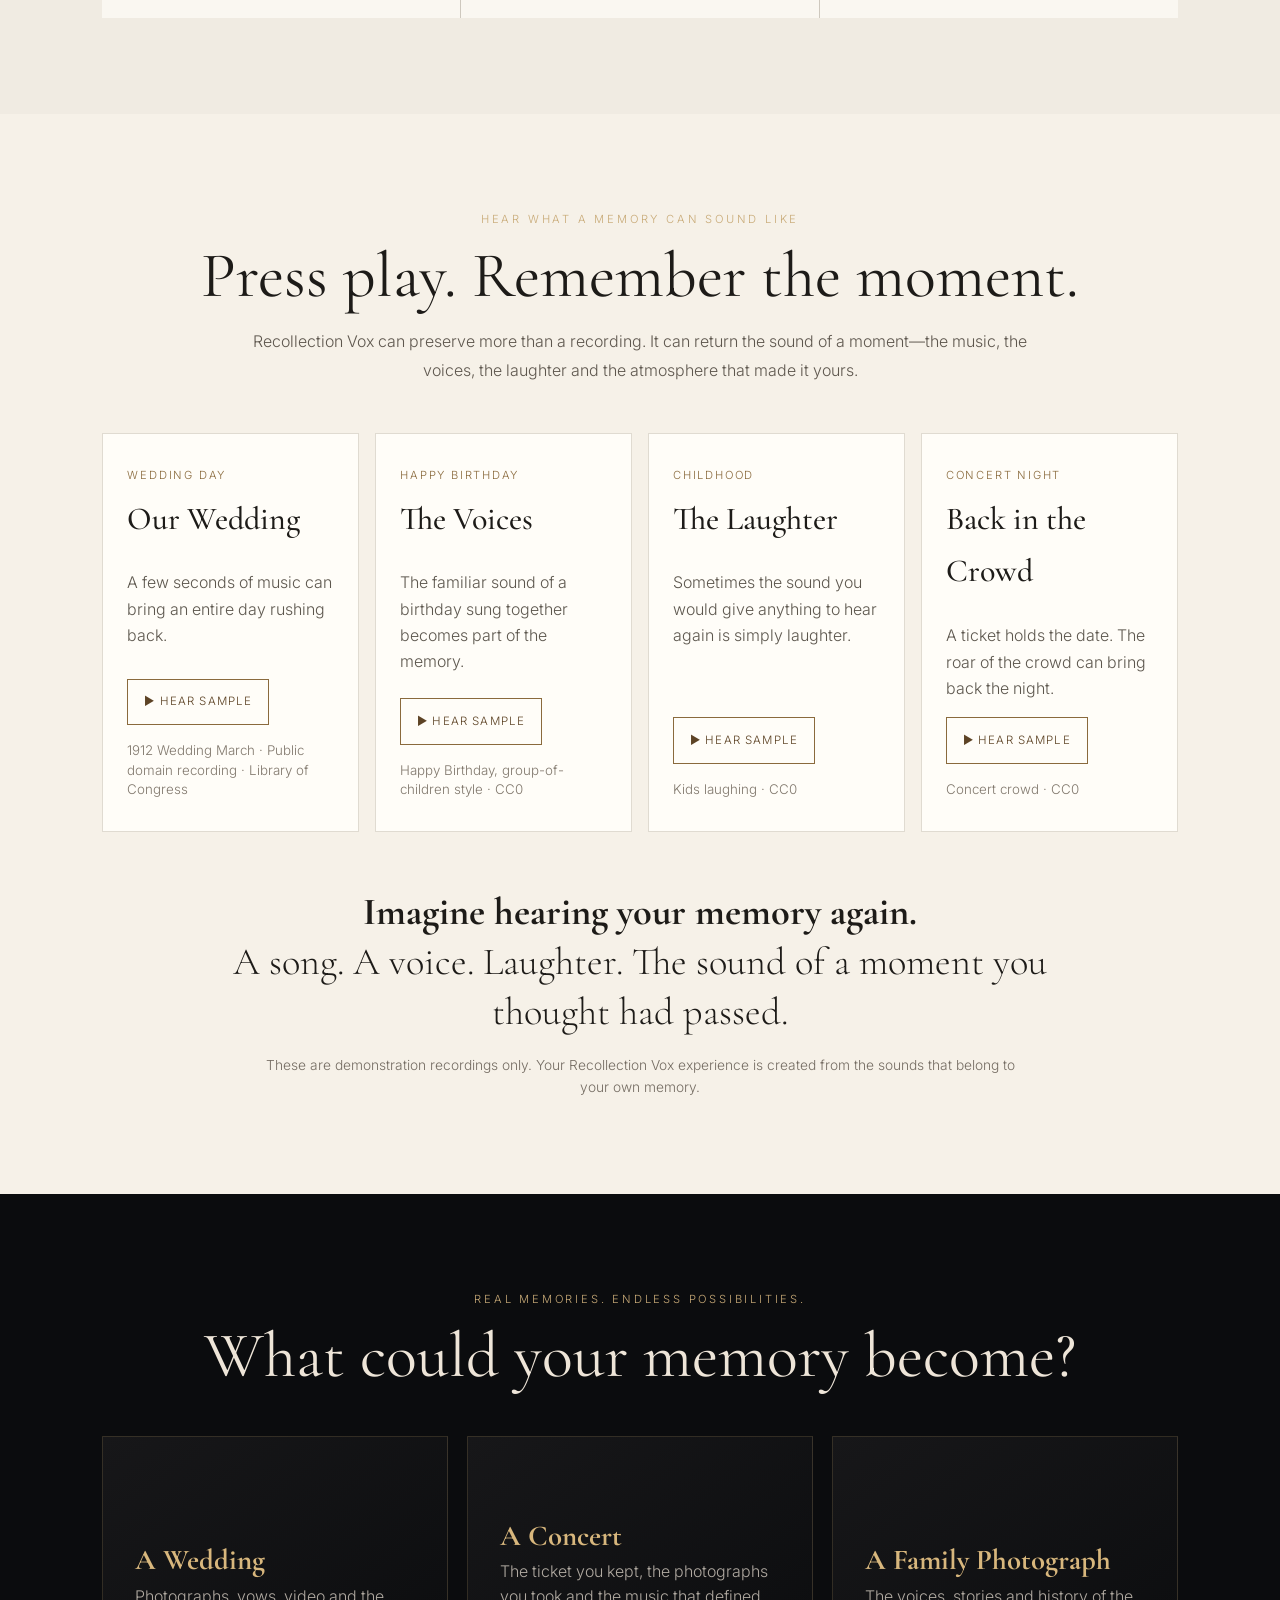
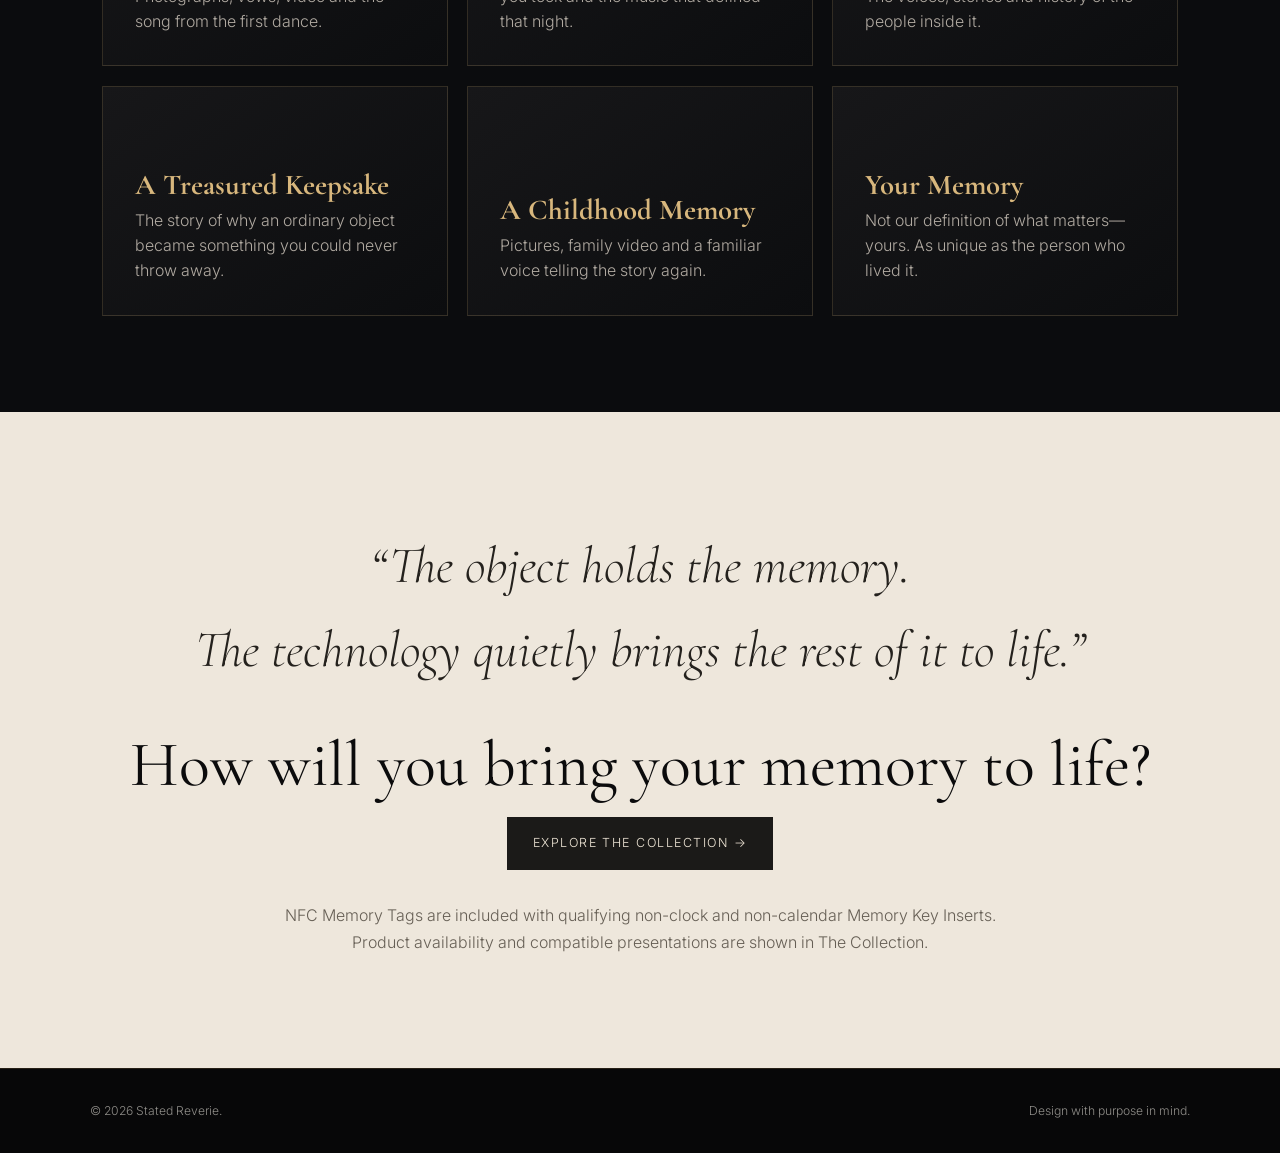
<file: listening-room.html>
<!doctype html><html lang="en"><!-- Cloudflare Web Analytics --><script type='module' src='https://static.cloudflareinsights.com/beacon.min.js' data-cf-beacon='{"token": "a909dc1f2f4147fc93d47961c3d524ed"}'></script><!-- End Cloudflare Web Analytics --><head><meta charset="utf-8"><meta name="viewport" content="width=device-width,initial-scale=1"><meta name="description" content="Discover how included NFC Memory Tags and Recollection Vox can bring a Stated Reverie memory to life through photos, video, stories and sound."><title>The Listening Room — Stated Reverie</title><link rel="preconnect" href="https://fonts.googleapis.com"><link rel="preconnect" href="https://fonts.gstatic.com" crossorigin><link href="https://fonts.googleapis.com/css2?family=Cormorant+Garamond:wght@400;500;600&family=Inter:wght@300;400;500&display=swap" rel="stylesheet"><link rel="stylesheet" href="styles.css"></head>
<body><header class="site-header"><a class="brand" href="index.html"><img class="brand-brooch" src="assets/stated-reverie-brooch-official.png" alt="Stated Reverie SR Brooch"><span class="brand-name">STATED REVERIE</span></a><button class="menu-toggle" aria-label="Open navigation" aria-expanded="false">☰</button><nav class="site-nav"><a href="story.html">Our Story</a><a href="resonate.html">Resonated States</a><a href="memory-capsules.html">Memory Key Inserts</a><a href="genesis.html">Reverie Vault</a><a href="collection.html">The Collection</a></nav></header><main>
<section class="listening-hero"><img src="assets/listening-room-memory.png" alt="A warm collection of family, wedding, concert and keepsake memories"><div class="listening-hero-copy"><p class="room-label">VI — THE LISTENING ROOM</p><h1>Bring the Memory <em>to Life.</em></h1><p>A memory is rarely just one thing. It can be a photograph you still love to hold. A voice you never want to forget. A song that takes you instantly back. A video that still makes everyone laugh. A story that deserves to be told again.</p><p>Stated Reverie brings those pieces together—while letting every memory remain as unique as the person who lived it.</p><p class="life-line">Your physical memory becomes the beginning of the experience, not the end.</p></div></section>
<section class="listening-intro"><p class="room-label">TAP. LISTEN. WATCH. REMEMBER.</p><h2>There is more to every memory.</h2><p>The object may be what we kept, but the experience surrounding it is often what we truly remember. Stated Reverie gives you different ways to reconnect those pieces without allowing the technology to take over the presentation.</p><div class="experience-grid">
<article class="experience-card" id="nfc"><b>TAP — NFC Memory Tag</b><p>Qualifying non-clock and non-calendar Memory Key Inserts include an NFC Memory Tag. A simple tap with a compatible phone can open the digital destination connected to that memory—photographs, video, stories, music, family history, documents or another experience meaningful to you.</p></article>
<article class="experience-card" id="vox"><b>LISTEN — Recollection Vox</b><p>Add Recollection Vox and the memory can have a voice of its own. Hear the person. Hear the laughter. Hear the story. Hear the sounds that made that moment yours—without requiring the NFC experience to enjoy the physical recording.</p></article>
<article class="experience-card"><b>EXPLORE — Your Unique Story</b><p>No two people remember the same moment in quite the same way. NFC and Vox can be used independently or together, giving you the freedom to decide what belongs with your memory and how you want to experience it.</p></article>
</div></section>

<section class="vox-samples" aria-labelledby="vox-samples-title">
  <p class="room-label">HEAR WHAT A MEMORY CAN SOUND LIKE</p>
  <h2 id="vox-samples-title">Press play. Remember the moment.</h2>
  <p class="vox-samples-intro">Recollection Vox can preserve more than a recording. It can return the sound of a moment—the music, the voices, the laughter and the atmosphere that made it yours.</p>
  <div class="vox-sample-grid">
    <article class="vox-sample-card"><span class="vox-sample-kicker">WEDDING DAY</span><h3>Our Wedding</h3><p>A few seconds of music can bring an entire day rushing back.</p><a class="vox-play" href="https://www.loc.gov/item/jukebox-132019/" target="_blank" rel="noopener">▶ HEAR SAMPLE</a><small>1912 Wedding March · Public domain recording · Library of Congress</small></article>
    <article class="vox-sample-card"><span class="vox-sample-kicker">HAPPY BIRTHDAY</span><h3>The Voices</h3><p>The familiar sound of a birthday sung together becomes part of the memory.</p><a class="vox-play" href="https://freesound.org/people/beautifuldaymonster1968/sounds/770325/" target="_blank" rel="noopener">▶ HEAR SAMPLE</a><small>Happy Birthday, group-of-children style · CC0</small></article>
    <article class="vox-sample-card"><span class="vox-sample-kicker">CHILDHOOD</span><h3>The Laughter</h3><p>Sometimes the sound you would give anything to hear again is simply laughter.</p><a class="vox-play" href="https://freesound.org/people/kikorurelas/sounds/642516/" target="_blank" rel="noopener">▶ HEAR SAMPLE</a><small>Kids laughing · CC0</small></article>
    <article class="vox-sample-card"><span class="vox-sample-kicker">CONCERT NIGHT</span><h3>Back in the Crowd</h3><p>A ticket holds the date. The roar of the crowd can bring back the night.</p><a class="vox-play" href="https://freesound.org/people/deleted_user_2104797/sounds/346683/" target="_blank" rel="noopener">▶ HEAR SAMPLE</a><small>Concert crowd · CC0</small></article>
  </div>
  <p class="vox-samples-foot"><strong>Imagine hearing your memory again.</strong><br>A song. A voice. Laughter. The sound of a moment you thought had passed.</p>
  <p class="vox-source-note">These are demonstration recordings only. Your Recollection Vox experience is created from the sounds that belong to your own memory.</p>
</section>
<section class="listening-examples"><p class="room-label">REAL MEMORIES. ENDLESS POSSIBILITIES.</p><h2>What could your memory become?</h2><div class="memory-example-grid">
<div class="memory-example"><strong>A Wedding</strong><span>Photographs, vows, video and the song from the first dance.</span></div><div class="memory-example"><strong>A Concert</strong><span>The ticket you kept, the photographs you took and the music that defined that night.</span></div><div class="memory-example"><strong>A Family Photograph</strong><span>The voices, stories and history of the people inside it.</span></div><div class="memory-example"><strong>A Treasured Keepsake</strong><span>The story of why an ordinary object became something you could never throw away.</span></div><div class="memory-example"><strong>A Childhood Memory</strong><span>Pictures, family video and a familiar voice telling the story again.</span></div><div class="memory-example"><strong>Your Memory</strong><span>Not our definition of what matters—yours. As unique as the person who lived it.</span></div>
</div></section>
<section class="listening-close"><blockquote>“The object holds the memory.<br>The technology quietly brings the rest of it to life.”</blockquote><h2>How will you bring your memory to life?</h2><a class="collection-cta" href="collection.html">EXPLORE THE COLLECTION →</a><p class="listening-note">NFC Memory Tags are included with qualifying non-clock and non-calendar Memory Key Inserts. Product availability and compatible presentations are shown in The Collection.</p></section>
</main><footer class="site-footer"><div>© 2026 Stated Reverie.</div><div>Design with purpose in mind.</div></footer><script src="script.js"></script></body></html>
</file>
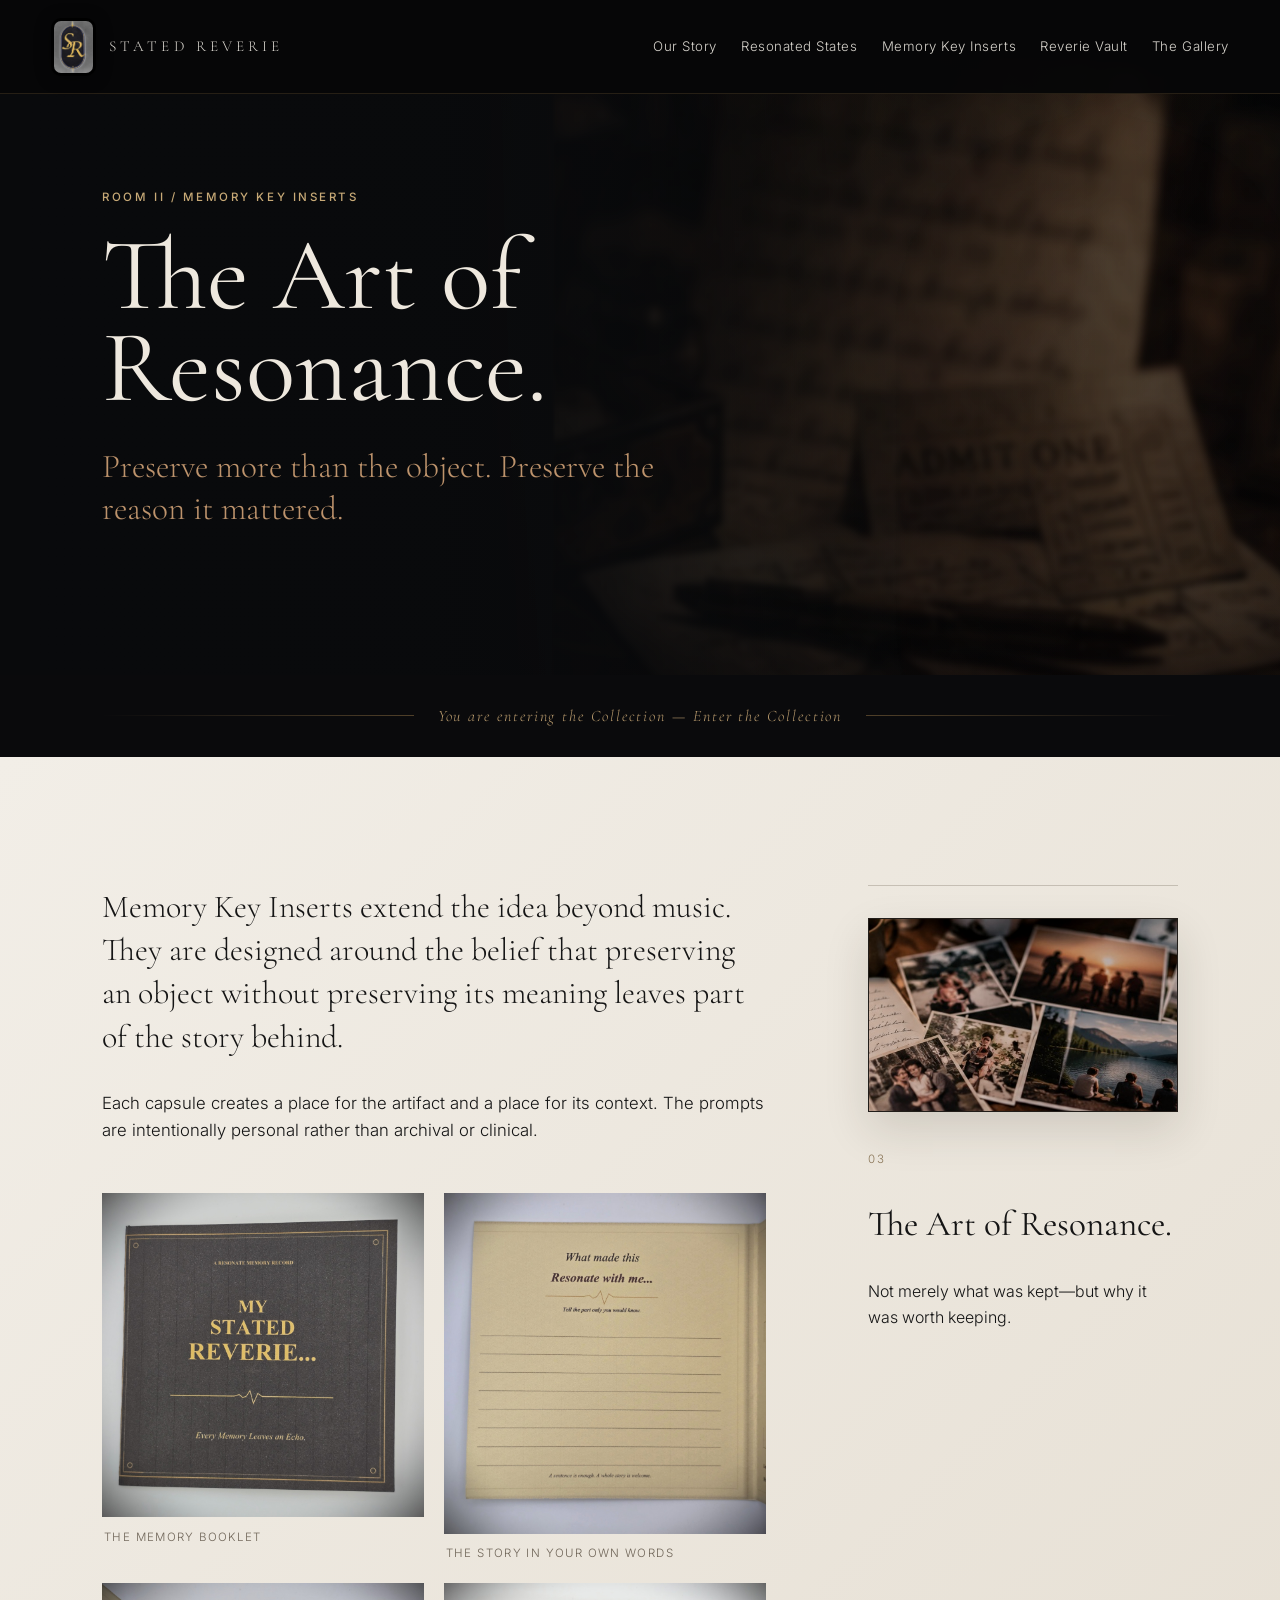
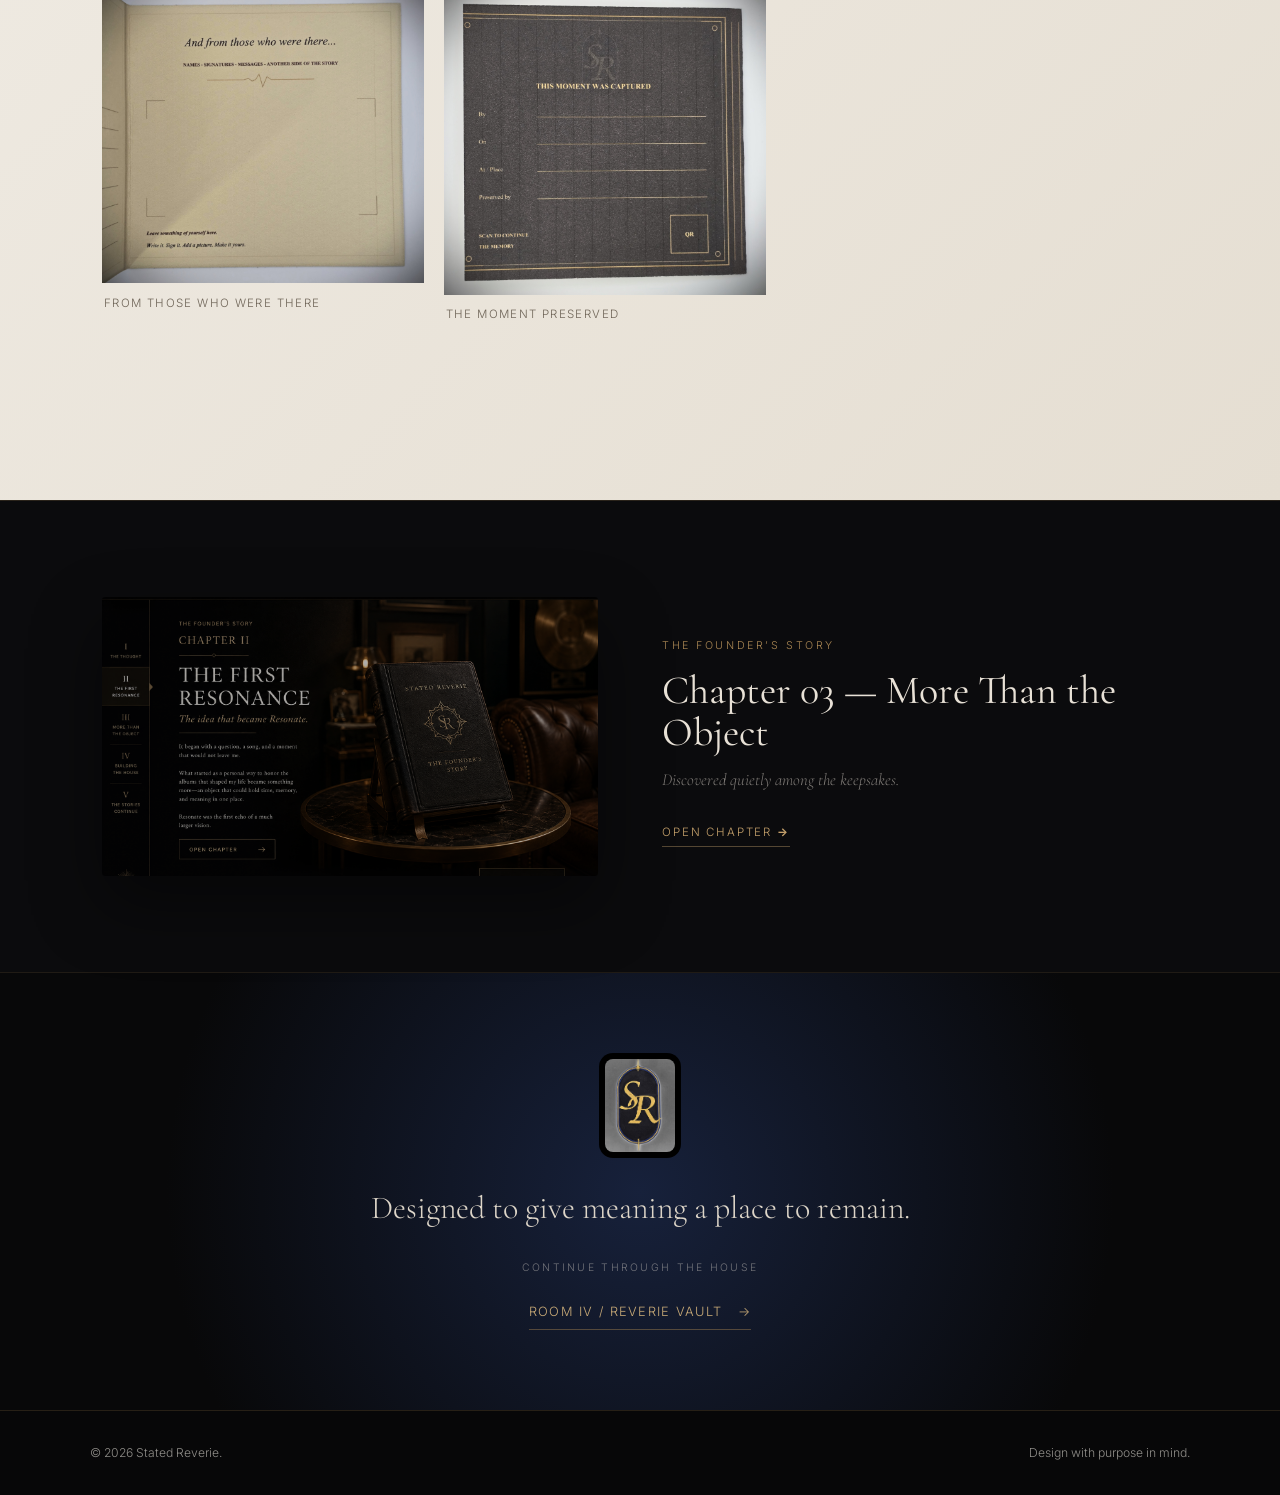
<file: memory-capsules.html>
<!doctype html><html lang="en"><head><meta charset="utf-8"><meta name="viewport" content="width=device-width,initial-scale=1">
<title>Memory Key Inserts — Stated Reverie</title><link rel="preconnect" href="https://fonts.googleapis.com"><link rel="preconnect" href="https://fonts.gstatic.com" crossorigin>
<link href="https://fonts.googleapis.com/css2?family=Cormorant+Garamond:wght@400;500;600&family=Inter:wght@300;400;500&display=swap" rel="stylesheet"><link rel="stylesheet" href="styles.css"><!-- Cloudflare Web Analytics --><script type='module' src='https://static.cloudflareinsights.com/beacon.min.js' data-cf-beacon='{"token": "a909dc1f2f4147fc93d47961c3d524ed"}'></script><!-- End Cloudflare Web Analytics --></head><body class="capsule-room">
<header class="site-header interior-header">
<a class="brand" href="index.html"><img class="brand-brooch" src="assets/stated-reverie-brooch-official.png" alt="Stated Reverie Brooch"><span class="brand-name">STATED REVERIE</span></a>
<button class="menu-toggle" aria-label="Open navigation" aria-expanded="false">☰</button>
<nav class="site-nav"><a href="story.html">Our Story</a><a href="resonate.html">Resonated States</a><a href="memory-capsules.html">Memory Key Inserts</a><a href="genesis.html">Reverie Vault</a><a href="index.html#gallery">The Gallery</a></nav>
</header>
<main class="interior-main">
<section class="interior-hero"><div class="interior-watermark"></div><div class="interior-copy"><p class="eyebrow">ROOM II / MEMORY KEY INSERTS</p><h1>The Art of Resonance.</h1><p class="interior-lead">Preserve more than the object. Preserve the reason it mattered.</p></div></section>
<div class="room-threshold"><span></span><em>Enter the Collection</em><span></span></div><section class="interior-body"><div class="interior-text"><p>Memory Key Inserts extend the idea beyond music. They are designed around the belief that preserving an object without preserving its meaning leaves part of the story behind.</p>
<p>Each capsule creates a place for the artifact and a place for its context. The prompts are intentionally personal rather than archival or clinical.</p>
<div class="booklet-showcase" aria-label="Memory Booklet photographs">
<figure><img src="assets/memory-booklet-cover.jpg" alt="Stated Reverie Memory Booklet cover"><figcaption>The Memory Booklet</figcaption></figure>
<figure><img src="assets/memory-booklet-story.jpg" alt="Memory Booklet page asking what made this resonate"><figcaption>The story in your own words</figcaption></figure>
<figure><img src="assets/memory-booklet-voices.jpg" alt="Memory Booklet page for messages and photographs from others"><figcaption>From those who were there</figcaption></figure>
<figure><img src="assets/memory-booklet-record.jpg" alt="Memory Booklet provenance page"><figcaption>The moment preserved</figcaption></figure>
</div></div><aside class="interior-feature"><figure class="room-atmosphere"><img src="assets/family-memory-story.jpg" alt="Family photographs and handwritten recollections gathered together to preserve more than the object itself"></figure><span class="feature-number">03</span><h3>The Art of Resonance.</h3><p>Not merely what was kept—but why it was worth keeping.</p></aside></section>
<aside class="founder-book-discovery">
      <div class="book-object"><img src="assets/founders-book-scene.png" alt="The Founder’s Story book"></div>
      <div class="book-caption"><span>THE FOUNDER’S STORY</span><strong>Chapter 03 — More Than the Object</strong><em>Discovered quietly among the keepsakes.</em><a href="chapter-3.html">Open Chapter <b>→</b></a></div>
    </aside><section class="interior-close"><img src="assets/stated-reverie-brooch-official.png" alt=""><p>Designed to give meaning a place to remain.</p><div class="continue-label">CONTINUE THROUGH THE HOUSE</div><a href="genesis.html">ROOM IV / REVERIE VAULT &nbsp; →</a></section>
</main><footer class="site-footer"><div>© 2026 Stated Reverie.</div><div>Design with purpose in mind.</div></footer><script src="script.js"></script></body></html>
</file>
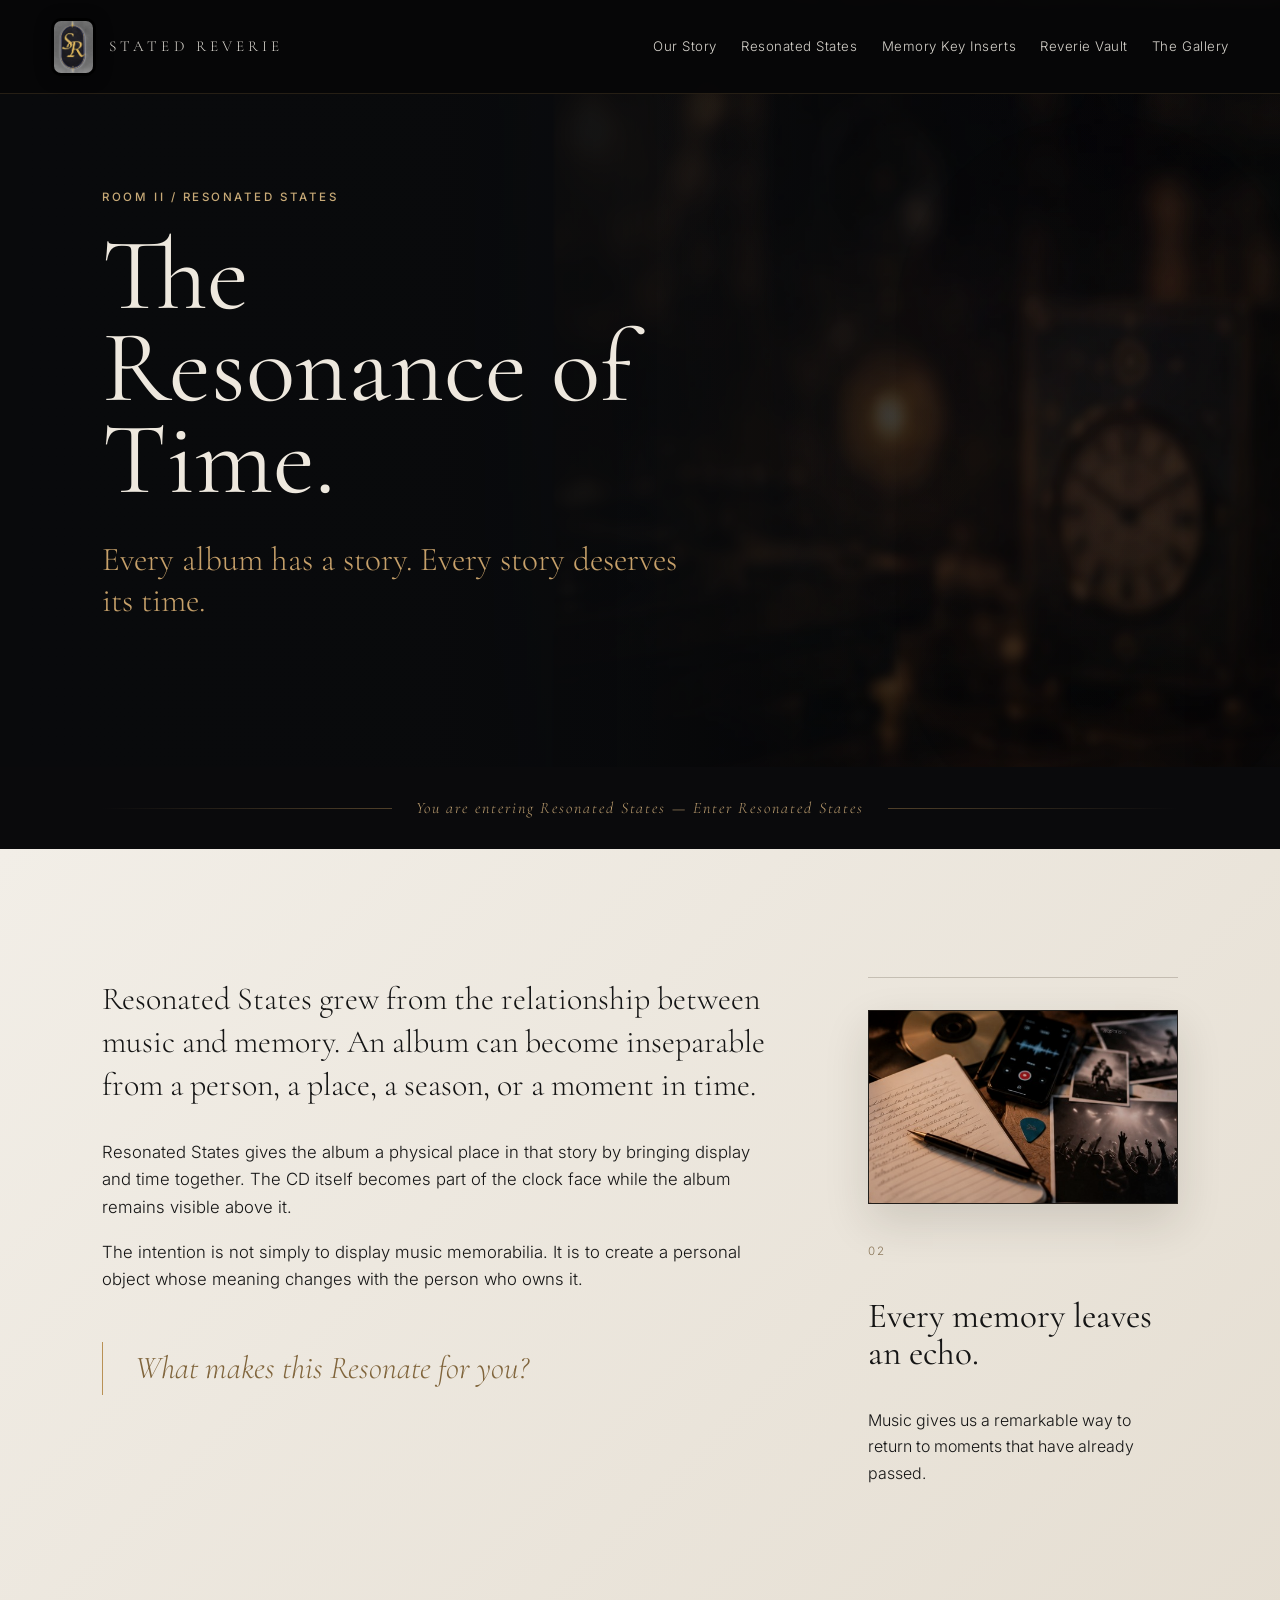
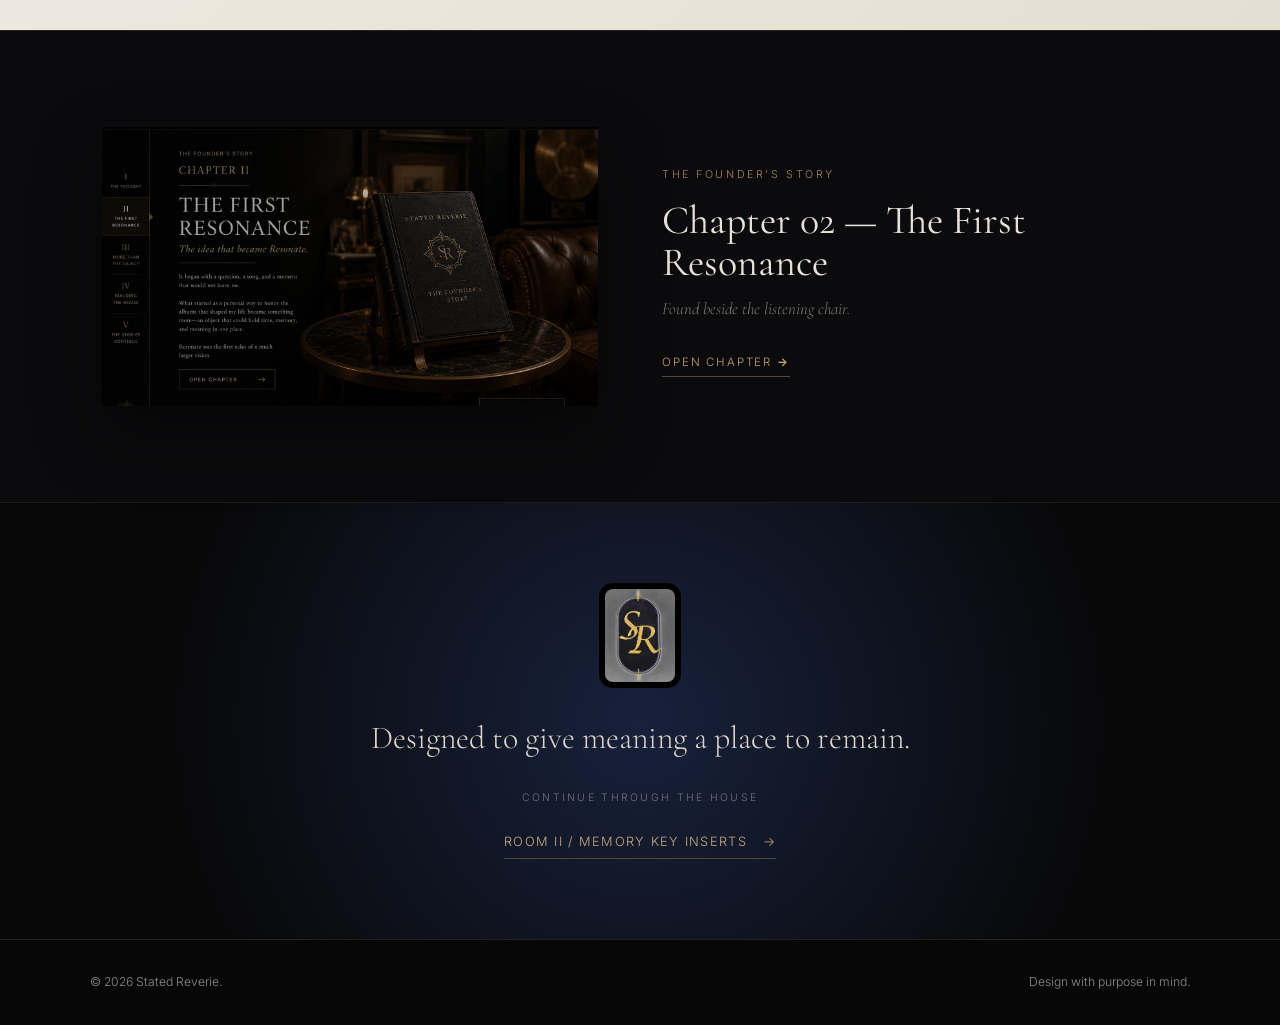
<file: resonate.html>
<!doctype html><html lang="en"><head><meta charset="utf-8"><meta name="viewport" content="width=device-width,initial-scale=1">
<title>Resonated States — Stated Reverie</title><link rel="preconnect" href="https://fonts.googleapis.com"><link rel="preconnect" href="https://fonts.gstatic.com" crossorigin>
<link href="https://fonts.googleapis.com/css2?family=Cormorant+Garamond:wght@400;500;600&family=Inter:wght@300;400;500&display=swap" rel="stylesheet"><link rel="stylesheet" href="styles.css"><!-- Cloudflare Web Analytics --><script type='module' src='https://static.cloudflareinsights.com/beacon.min.js' data-cf-beacon='{"token": "a909dc1f2f4147fc93d47961c3d524ed"}'></script><!-- End Cloudflare Web Analytics --></head><body class="resonate-room">
<header class="site-header interior-header">
<a class="brand" href="index.html"><img class="brand-brooch" src="assets/stated-reverie-brooch-official.png" alt="Stated Reverie Brooch"><span class="brand-name">STATED REVERIE</span></a>
<button class="menu-toggle" aria-label="Open navigation" aria-expanded="false">☰</button>
<nav class="site-nav"><a href="story.html">Our Story</a><a href="resonate.html">Resonated States</a><a href="memory-capsules.html">Memory Key Inserts</a><a href="genesis.html">Reverie Vault</a><a href="index.html#gallery">The Gallery</a></nav>
</header>
<main class="interior-main">
<section class="interior-hero"><div class="interior-watermark"></div><div class="interior-copy"><p class="eyebrow">ROOM II / RESONATED STATES</p><h1>The Resonance of Time.</h1><p class="interior-lead">Every album has a story. Every story deserves its time.</p></div></section>
<div class="room-threshold"><span></span><em>Enter Resonated States</em><span></span></div><section class="interior-body"><div class="interior-text"><p>Resonated States grew from the relationship between music and memory. An album can become inseparable from a person, a place, a season, or a moment in time.</p>
<p>Resonated States gives the album a physical place in that story by bringing display and time together. The CD itself becomes part of the clock face while the album remains visible above it.</p>
<p>The intention is not simply to display music memorabilia. It is to create a personal object whose meaning changes with the person who owns it.</p><blockquote>What makes this Resonate for you?</blockquote></div><aside class="interior-feature"><figure class="room-atmosphere"><img src="assets/music-memory-story.jpg" alt="Albums, concert photographs, tickets, passes and music memorabilia gathered as reminders of lived experiences"></figure><span class="feature-number">02</span><h3>Every memory leaves an echo.</h3><p>Music gives us a remarkable way to return to moments that have already passed.</p></aside></section>
<aside class="founder-book-discovery">
      <div class="book-object"><img src="assets/founders-book-scene.png" alt="The Founder’s Story book"></div>
      <div class="book-caption"><span>THE FOUNDER’S STORY</span><strong>Chapter 02 — The First Resonance</strong><em>Found beside the listening chair.</em><a href="chapter-2.html">Open Chapter <b>→</b></a></div>
    </aside><section class="interior-close"><img src="assets/stated-reverie-brooch-official.png" alt=""><p>Designed to give meaning a place to remain.</p><div class="continue-label">CONTINUE THROUGH THE HOUSE</div><a href="memory-capsules.html">ROOM II / MEMORY KEY INSERTS &nbsp; →</a></section>
</main><footer class="site-footer"><div>© 2026 Stated Reverie.</div><div>Design with purpose in mind.</div></footer><script src="script.js"></script></body></html>
</file>
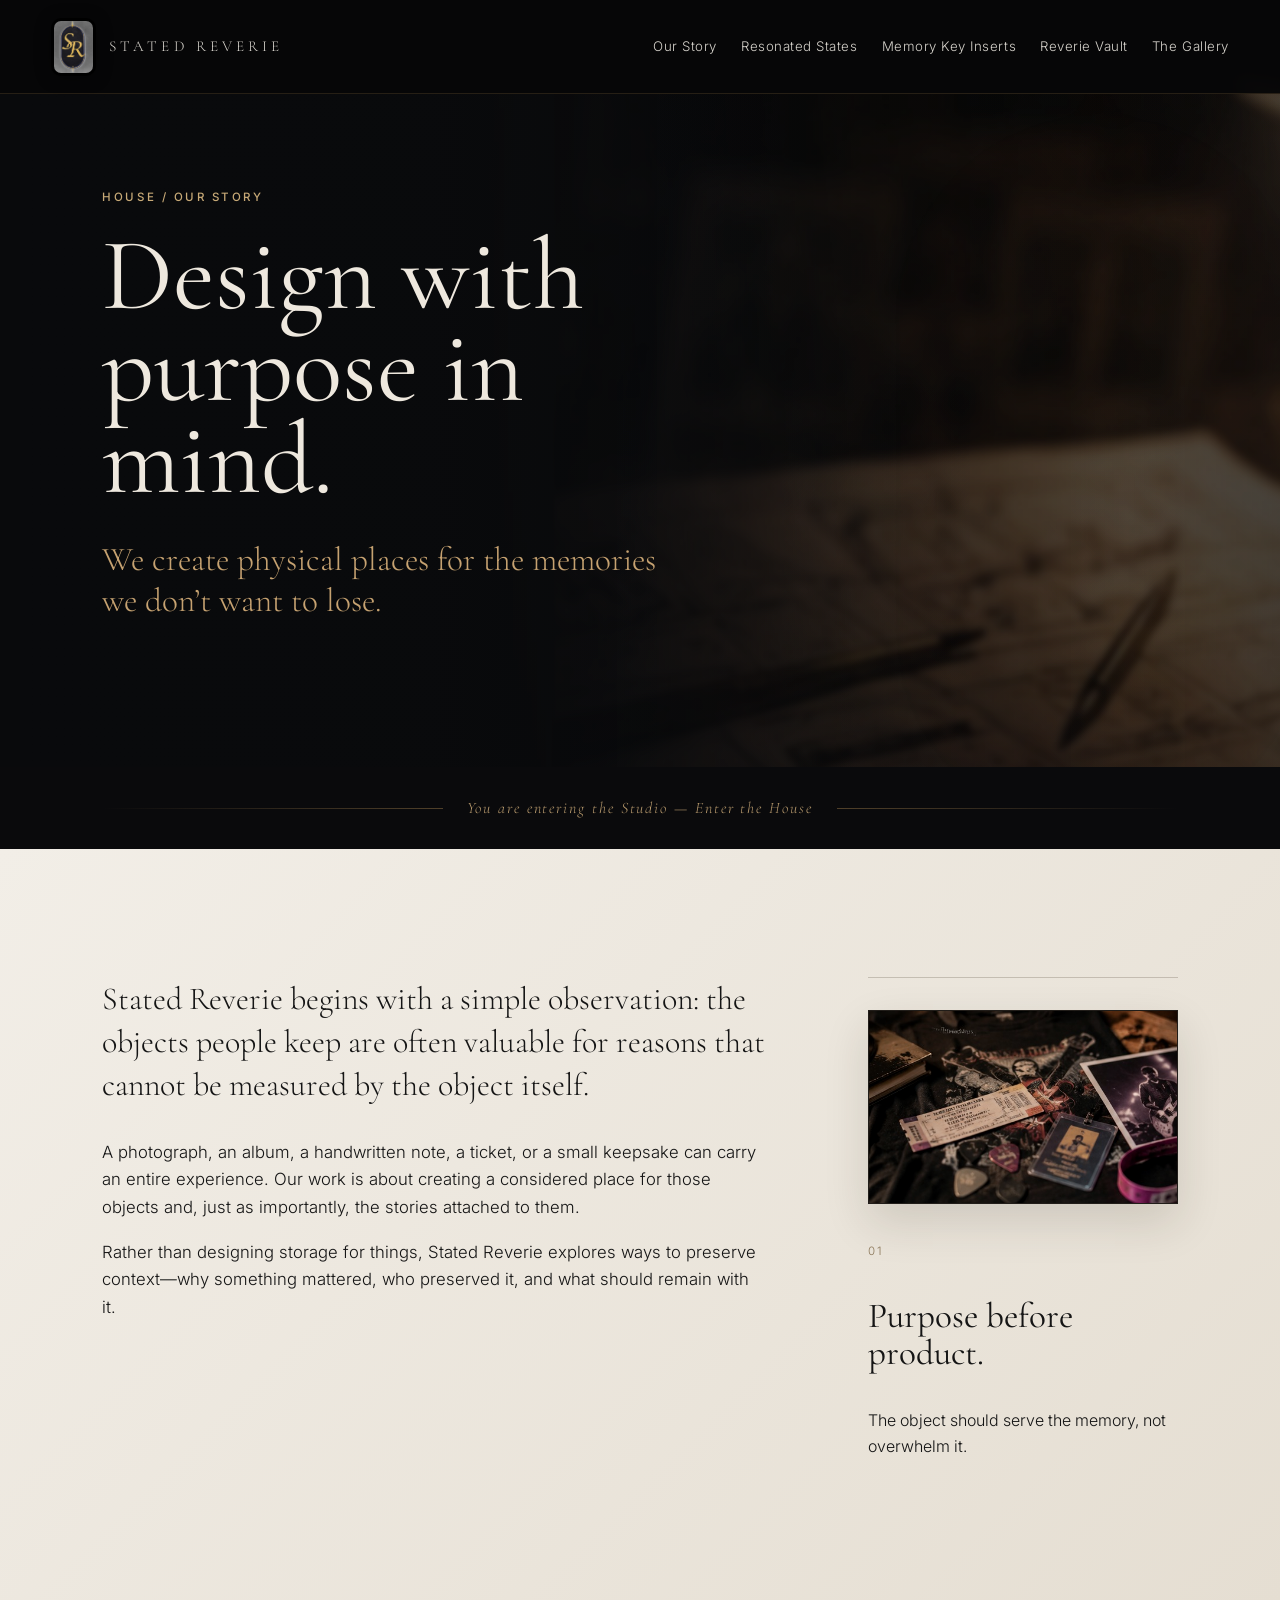
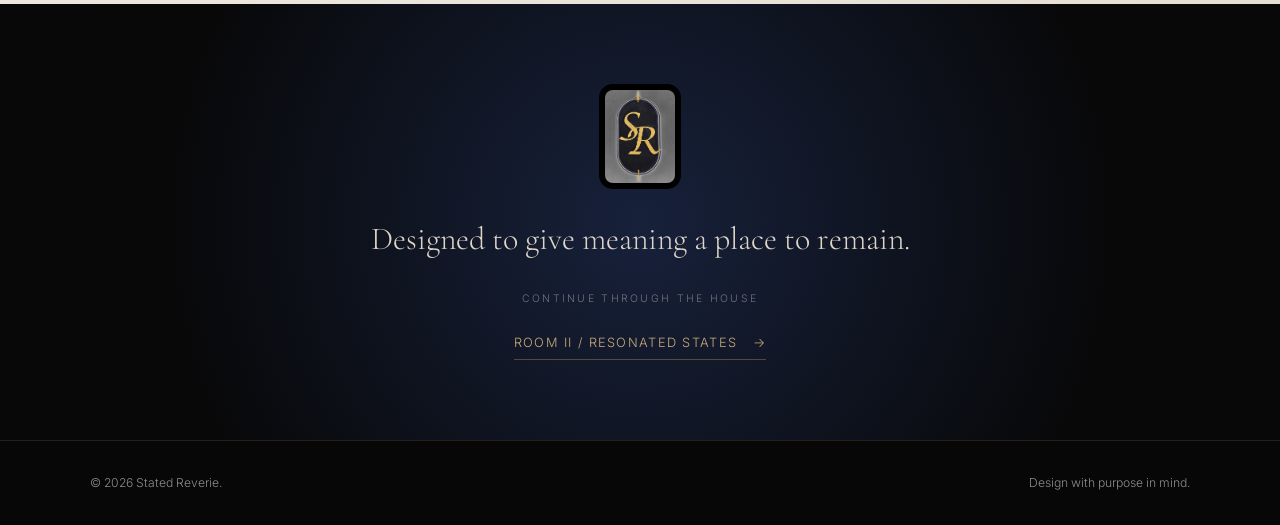
<file: story.html>
<!doctype html><html lang="en"><head><meta charset="utf-8"><meta name="viewport" content="width=device-width,initial-scale=1">
<title>Our Story — Stated Reverie</title><link rel="preconnect" href="https://fonts.googleapis.com"><link rel="preconnect" href="https://fonts.gstatic.com" crossorigin>
<link href="https://fonts.googleapis.com/css2?family=Cormorant+Garamond:wght@400;500;600&family=Inter:wght@300;400;500&display=swap" rel="stylesheet"><link rel="stylesheet" href="styles.css"><!-- Cloudflare Web Analytics --><script type='module' src='https://static.cloudflareinsights.com/beacon.min.js' data-cf-beacon='{"token": "a909dc1f2f4147fc93d47961c3d524ed"}'></script><!-- End Cloudflare Web Analytics --></head><body class="story-room">
<header class="site-header interior-header">
<a class="brand" href="index.html"><img class="brand-brooch" src="assets/stated-reverie-brooch-official.png" alt="Stated Reverie Brooch"><span class="brand-name">STATED REVERIE</span></a>
<button class="menu-toggle" aria-label="Open navigation" aria-expanded="false">☰</button>
<nav class="site-nav"><a href="story.html">Our Story</a><a href="resonate.html">Resonated States</a><a href="memory-capsules.html">Memory Key Inserts</a><a href="genesis.html">Reverie Vault</a><a href="index.html#gallery">The Gallery</a></nav>
</header>
<main class="interior-main">
<section class="interior-hero"><div class="interior-watermark"></div><div class="interior-copy"><p class="eyebrow">HOUSE / OUR STORY</p><h1>Design with purpose in mind.</h1><p class="interior-lead">We create physical places for the memories we don’t want to lose.</p></div></section>
<div class="room-threshold"><span></span><em>Enter the House</em><span></span></div><section class="interior-body"><div class="interior-text"><p>Stated Reverie begins with a simple observation: the objects people keep are often valuable for reasons that cannot be measured by the object itself.</p>
<p>A photograph, an album, a handwritten note, a ticket, or a small keepsake can carry an entire experience. Our work is about creating a considered place for those objects and, just as importantly, the stories attached to them.</p>
<p>Rather than designing storage for things, Stated Reverie explores ways to preserve context—why something mattered, who preserved it, and what should remain with it.</p></div><aside class="interior-feature"><figure class="room-atmosphere"><img src="assets/gallery-memory-story.jpg" alt="Albums, tickets, photographs and personal memorabilia representing the meaningful objects and memories people keep"></figure><span class="feature-number">01</span><h3>Purpose before product.</h3><p>The object should serve the memory, not overwhelm it.</p></aside></section>
<section class="interior-close"><img src="assets/stated-reverie-brooch-official.png" alt=""><p>Designed to give meaning a place to remain.</p><div class="continue-label">CONTINUE THROUGH THE HOUSE</div><a href="resonate.html">ROOM II / RESONATED STATES &nbsp; →</a></section>
</main><footer class="site-footer"><div>© 2026 Stated Reverie.</div><div>Design with purpose in mind.</div></footer><script src="script.js"></script></body></html>
</file>
<file: styles.css>
:root{--ink:#0b0b0c;--ivory:#f1ede5;--paper:#e7e0d4;--gold:#b99155;--gold2:#c8aa77;--blue:#111b34;--line:rgba(185,145,85,.42)}
*{box-sizing:border-box}html{scroll-behavior:smooth}body{margin:0;color:var(--ink);background:var(--ivory);font-family:Inter,system-ui,sans-serif;font-weight:300;line-height:1.65}
.site-header{position:fixed;inset:0 0 auto;z-index:50;display:flex;align-items:center;justify-content:space-between;gap:2rem;padding:1.1rem 4vw;color:var(--ivory);background:linear-gradient(to bottom,rgba(7,7,8,.85),rgba(7,7,8,.2),transparent)}
.brand{display:flex;align-items:center;gap:.9rem;color:inherit;text-decoration:none}.brand-mark,.closing-mark{font-family:"Cormorant Garamond",Georgia,serif;font-size:2.2rem;font-style:italic;color:var(--gold2);letter-spacing:-.12em}.brand-name{font-family:"Cormorant Garamond",Georgia,serif;font-size:1.1rem;letter-spacing:.24em}
.site-nav{display:flex;gap:2rem}.site-nav a,.text-link{color:inherit;text-decoration:none;font-size:.83rem;letter-spacing:.04em}.site-nav a:hover,.text-link:hover{color:var(--gold2)}.menu-toggle{display:none;border:0;background:none;color:inherit;font-size:1.5rem}
.hero{position:relative;min-height:100svh;display:flex;align-items:center;padding:8rem 7vw 5rem;color:var(--ivory);background:url("assets/hero-hourglass.jpg") center/cover no-repeat}.hero-overlay{position:absolute;inset:0;background:linear-gradient(90deg,rgba(6,6,7,.94),rgba(6,6,7,.74) 34%,rgba(6,6,7,.2) 62%,rgba(6,6,7,.05))}.hero-copy{position:relative;z-index:2;width:min(650px,46vw);margin-top:2rem}.eyebrow,.section-kicker{font-size:.72rem;letter-spacing:.22em;font-weight:500;text-transform:uppercase}.eyebrow{color:var(--gold2);margin-bottom:1.4rem}
.hero h1,.section h2{font-family:"Cormorant Garamond",Georgia,serif;font-weight:400;line-height:.98;margin:0}.hero h1{font-size:clamp(3.25rem,5.7vw,6.5rem)}.hero h1 span{display:block;margin-top:.16em;color:var(--paper)}.hero-tagline{max-width:34rem;margin:2rem 0 1.5rem;font-family:"Cormorant Garamond",Georgia,serif;font-size:1.3rem;font-style:italic;color:var(--gold2)}.text-link{display:inline-flex;gap:.7rem;padding-top:1rem;border-top:1px solid var(--line)}
.section{position:relative;overflow:hidden;padding:clamp(6rem,10vw,10rem) 7vw}.section.light{background:linear-gradient(135deg,#f3efe8,#e8e1d6)}.section.dark{color:var(--paper);background:radial-gradient(circle at 75% 35%,#1e2332,#111216 38%,#09090a 100%)}
.section-grid{position:relative;z-index:2;display:grid;grid-template-columns:minmax(140px,1fr) minmax(0,3.1fr);gap:4rem;max-width:1280px;margin:auto}.section-kicker{padding-top:.7rem;color:#6f675d}.section-kicker.gold{color:var(--gold2)}.section-content{max-width:760px}.section h2{font-size:clamp(3.2rem,5.4vw,5.6rem);letter-spacing:-.025em}.lead{margin:2rem 0 1.3rem;font-family:"Cormorant Garamond",Georgia,serif;font-size:clamp(1.65rem,2.3vw,2.3rem);line-height:1.25}
.watermark{position:absolute;pointer-events:none;background:url("assets/sr-brooch-watermark.png") center/contain no-repeat;opacity:.12}.brooch-one{width:62vw;height:62vw;right:-20vw;top:-7vw;transform:rotate(-3deg)}.brooch-two{width:52vw;height:52vw;left:-18vw;bottom:-10vw;transform:rotate(5deg)}
.split-section{display:grid;grid-template-columns:1.1fr .9fr;gap:6vw;align-items:center}.split-copy{max-width:680px;margin-left:auto}.quote{margin-top:2rem;color:var(--gold2);font-family:"Cormorant Garamond",Georgia,serif;font-size:1.65rem;font-style:italic}
.abstract-panel{min-height:560px;border:1px solid rgba(185,145,85,.38);border-radius:40px;display:flex;flex-direction:column;align-items:center;justify-content:center;background:radial-gradient(circle at 50% 45%,rgba(185,145,85,.16),transparent 26%),repeating-radial-gradient(ellipse at center,rgba(185,145,85,.2) 0 2px,transparent 2px 19px),#11141c;box-shadow:inset 0 0 80px rgba(0,0,0,.55)}.abstract-panel span{font-family:"Cormorant Garamond",Georgia,serif;font-size:clamp(3rem,5vw,5rem);letter-spacing:.15em;color:var(--gold2)}.abstract-panel small{margin-top:1rem;letter-spacing:.18em;text-transform:uppercase;color:rgba(241,237,229,.68)}
.detail-lines{margin-top:2.6rem;display:grid;gap:.9rem;color:#5f584e;font-family:"Cormorant Garamond",Georgia,serif;font-size:1.35rem;font-style:italic}.detail-lines span{padding-bottom:.45rem;border-bottom:1px solid rgba(95,88,78,.25)}
.genesis{min-height:820px;display:grid;place-items:center}.genesis-inner{width:min(880px,100%);text-align:center}.genesis-inner .lead{margin-inline:auto;max-width:680px}.genesis-inner>p:not(.lead){max-width:700px;margin-inline:auto}.capsule-outline{position:relative;width:min(320px,70vw);aspect-ratio:.58;margin:4rem auto 0;border:1px solid var(--gold);border-radius:999px;opacity:.78}.capsule-line.inner{position:absolute;inset:12px;border:1px solid rgba(185,145,85,.66);border-radius:inherit}.capsule-star,.capsule-pin{position:absolute;left:50%;transform:translateX(-50%);color:var(--gold2)}.capsule-star{top:-22px;font-size:2.5rem}.capsule-pin{bottom:-30px;font-size:3rem;line-height:1}
.coming-soon{margin-top:3rem;display:flex;align-items:center;gap:1.25rem;font-size:.72rem;letter-spacing:.18em;color:#6e665c}.coming-soon .line{height:1px;flex:1;background:rgba(110,102,92,.3)}
.closing{min-height:70vh;display:grid;place-items:center;align-content:center;gap:1rem;text-align:center;color:var(--paper);background:radial-gradient(circle at center,rgba(17,27,52,.9),rgba(8,8,9,1) 70%)}.closing-mark{font-size:8rem}.closing p{margin:0;max-width:760px;font-family:"Cormorant Garamond",Georgia,serif;font-size:clamp(2rem,4vw,4rem);line-height:1.1}.closing>span{color:var(--gold2);font-size:.72rem;letter-spacing:.3em}
.site-footer{display:flex;justify-content:space-between;gap:2rem;padding:2rem 7vw;background:#070708;color:rgba(241,237,229,.58);font-size:.76rem;border-top:1px solid rgba(185,145,85,.18)}
@media(max-width:900px){.site-header{padding:1rem 1.2rem}.brand-name{display:none}.menu-toggle{display:block}.site-nav{position:absolute;top:100%;left:0;right:0;display:none;flex-direction:column;gap:0;background:rgba(8,8,9,.97)}.site-nav.open{display:flex}.site-nav a{padding:1rem 1.2rem;border-bottom:1px solid rgba(255,255,255,.07)}.hero{min-height:92svh;padding:8rem 1.3rem 4rem;background-position:62% center}.hero-copy{width:min(92vw,620px)}.hero h1{font-size:clamp(3rem,12vw,5rem)}.section{padding:5.5rem 1.3rem}.section-grid,.split-section{grid-template-columns:1fr;gap:1.5rem}.split-copy{margin:0}.abstract-panel{min-height:420px}.watermark{opacity:.08}.brooch-one,.brooch-two{width:100vw;height:100vw}.brooch-one{right:-45vw;top:5vw}.brooch-two{left:-45vw;bottom:5vw}.site-footer{flex-direction:column}}


/* --- Prototype 02 refinements --- */
.hero-copy{
  padding:1.4rem 1.4rem 1.6rem 0;
}
.hero h1{
  text-shadow:0 2px 14px rgba(0,0,0,.35);
}
.hero h1::before,
.hero h1::after{
  content:none !important;
}
.site-header{
  background:linear-gradient(to bottom,rgba(6,6,8,.93),rgba(6,6,8,.72) 65%,rgba(6,6,8,.16));
}
.site-nav{
  gap:1.5rem;
}
.site-nav a{
  opacity:.88;
}
.brand-mark{
  font-size:2rem;
  color:var(--gold2);
}
.brand-name{
  font-size:.95rem;
  letter-spacing:.26em;
  opacity:.9;
}

.genesis-product{
  display:grid;
  grid-template-columns:minmax(0,1fr) minmax(420px,.9fr);
  gap:7vw;
  align-items:center;
  min-height:860px;
}
.genesis-copy{
  max-width:680px;
  margin-left:auto;
}
.genesis-copy .lead{
  max-width:620px;
}
.genesis-note{
  margin-top:1.8rem;
  color:rgba(231,224,212,.6);
  font-size:.82rem;
  letter-spacing:.04em;
}
.genesis-visual{
  display:flex;
  justify-content:center;
}
.capsule-frame{
  position:relative;
  width:min(520px,42vw);
  aspect-ratio:.78;
  padding:18px;
  border:1px solid var(--gold);
  border-radius:46% / 24%;
  background:rgba(8,8,9,.55);
  box-shadow:0 35px 80px rgba(0,0,0,.35), inset 0 0 45px rgba(185,145,85,.05);
}
.capsule-frame::before{
  content:"";
  position:absolute;
  inset:12px;
  border:1px solid rgba(185,145,85,.52);
  border-radius:inherit;
  pointer-events:none;
}
.capsule-frame img{
  width:100%;
  height:100%;
  object-fit:cover;
  border-radius:44% / 22%;
  filter:saturate(.9) contrast(1.05) brightness(.88);
}
.capsule-frame .capsule-star{
  top:-25px;
  font-size:2.6rem;
}
.capsule-frame .capsule-pin{
  bottom:-31px;
  font-size:3rem;
}
.closing-mark{
  position:relative;
}
.closing-mark::before{
  content:"";
  position:absolute;
  left:50%;
  top:50%;
  width:240px;
  height:380px;
  transform:translate(-50%,-50%);
  border:1px solid rgba(185,145,85,.16);
  border-radius:46% / 24%;
  z-index:-1;
}

@media(max-width:900px){
  .genesis-product{
    grid-template-columns:1fr;
    gap:3rem;
    min-height:auto;
  }
  .genesis-copy{margin:0}
  .capsule-frame{width:min(82vw,520px)}
}


/* --- Prototype 03: header/hero cleanup + Genesis framing --- */

/* Header is the sole navigation layer. */
.site-header{
  z-index:100;
}
.hero .site-nav,
.hero-nav,
.hero-links{
  display:none !important;
}

/* Prevent decorative/duplicate hero copy from appearing as another nav/text layer. */
.hero-copy::before,
.hero-copy::after,
.hero h1::before,
.hero h1::after{
  content:none !important;
  display:none !important;
}

/* Give the hero copy a clear, deliberate zone away from the header. */
.hero-copy{
  position:relative;
  z-index:2;
  max-width:650px;
  padding-top:clamp(5rem,10vh,8rem);
}
.hero h1{
  position:relative;
  opacity:1;
}

/* Genesis: show the complete product as an object in a frame, rather than cropping into it. */
.capsule-frame{
  width:min(590px,44vw);
  aspect-ratio:.88;
  padding:24px;
  border-radius:42% / 22%;
  display:flex;
  align-items:center;
  justify-content:center;
}
.genesis-photo-mat{
  width:calc(100% - 34px);
  height:calc(100% - 34px);
  display:flex;
  align-items:center;
  justify-content:center;
  overflow:hidden;
  border-radius:38% / 19%;
  background:
    radial-gradient(circle at 50% 45%,rgba(185,145,85,.08),transparent 55%),
    #09090a;
}
.capsule-frame img{
  width:88%;
  height:88%;
  object-fit:contain;
  object-position:center;
  border-radius:4px;
  filter:saturate(.88) contrast(1.04) brightness(.9);
  box-shadow:0 24px 55px rgba(0,0,0,.42);
}

@media(max-width:900px){
  .capsule-frame{width:min(88vw,590px)}
  .hero-copy{padding-top:6.5rem}
}

/* Prototype 04 — hero artwork cleanup */
.hero{
  background-position:center 44%;
}
@media(max-width:900px){
  .hero{background-position:60% 44%;}
}


/* Prototype 05 — clean hero: artwork carries the message */
.hero-copy{display:none !important;}
.hero-scroll{
  position:absolute;
  z-index:3;
  left:7vw;
  bottom:4.2rem;
}
.hero-scroll .text-link{
  color:rgba(241,237,229,.88);
  border-top:1px solid rgba(185,145,85,.55);
}
@media(max-width:900px){
  .hero-scroll{left:1.3rem;bottom:2.4rem;}
}


/* Prototype 06 — restore hero artwork brightness now that overlay copy is gone */
.hero-overlay{
  background:
    linear-gradient(180deg, rgba(0,0,0,.16) 0%, rgba(0,0,0,.03) 28%, rgba(0,0,0,.02) 72%, rgba(0,0,0,.12) 100%) !important;
}
@media(max-width:900px){
  .hero-overlay{
    background:
      linear-gradient(180deg, rgba(0,0,0,.18) 0%, rgba(0,0,0,.04) 30%, rgba(0,0,0,.03) 75%, rgba(0,0,0,.14) 100%) !important;
  }
}


/* Prototype 07 — actual SR Brooch in header */
.brand-brooch{
  display:block;
  width:42px;
  height:54px;
  object-fit:contain;
  flex:0 0 auto;
  filter:drop-shadow(0 2px 8px rgba(0,0,0,.32));
}
.brand{
  gap:.8rem;
}
.brand-name{
  font-family:"Cormorant Garamond",Georgia,serif;
  letter-spacing:.27em;
}
@media(max-width:900px){
  .brand-brooch{width:38px;height:48px}
  .brand-name{display:inline;font-size:.78rem;letter-spacing:.18em}
}

/* Prototype 08 — official Stated Reverie Brooch */
:root{--sr-gold:#c09a58;--sr-blue:#172a63;--sr-black:#0a0a0c;}
.brand-brooch{width:39px;height:52px;object-fit:contain;filter:drop-shadow(0 2px 8px rgba(0,0,0,.4));}
.closing-mark{width:112px;height:auto;margin:0 auto 2.2rem;border:0!important;}
.closing-mark::before{display:none!important;}
.closing-mark img{display:block;width:100%;height:auto;object-fit:contain;filter:drop-shadow(0 10px 24px rgba(0,0,0,.28));}
@media(max-width:900px){.brand-brooch{width:35px;height:47px}.closing-mark{width:92px}}


/* Prototype 09 — black presentation field behind official SR Brooch */
.brand-brooch{
  background:#000;
  border-radius:10px;
  padding:3px;
  box-sizing:content-box;
}
.closing-mark{
  background:#000;
  border-radius:18px;
  padding:10px;
  box-sizing:content-box;
}
.closing-mark img{
  background:#000;
}

/* Prototype 10 — multi-page brand site */
.interior-header{background:rgba(7,7,8,.96);border-bottom:1px solid rgba(185,145,85,.18)}
.interior-main{background:#0a0a0c;color:var(--paper)}
.interior-hero{position:relative;min-height:68vh;display:flex;align-items:flex-end;padding:11rem 8vw 7rem;overflow:hidden;background:radial-gradient(circle at 75% 40%,#17213b 0,#101116 35%,#09090a 72%)}
.interior-copy{position:relative;z-index:2;max-width:950px}
.interior-hero h1{font-family:"Cormorant Garamond",Georgia,serif;font-weight:400;font-size:clamp(4rem,8vw,8rem);line-height:.9;margin:0;color:#eee8de}
.interior-lead{font-family:"Cormorant Garamond",Georgia,serif;font-size:clamp(1.6rem,2.6vw,2.5rem);max-width:760px;color:var(--gold2);line-height:1.25}
.interior-watermark{position:absolute;width:50vw;height:70vw;right:-12vw;top:2vw;background:url("assets/stated-reverie-brooch-watermark.png") center/contain no-repeat;opacity:.32}
.interior-body{display:grid;grid-template-columns:minmax(0,1.5fr) minmax(300px,.7fr);gap:8vw;padding:8rem 8vw;background:linear-gradient(135deg,#f2eee7,#e5ded2);color:#151515}
.interior-text{max-width:760px;font-size:1.05rem}
.interior-text>p:first-child{font-family:"Cormorant Garamond",Georgia,serif;font-size:2rem;line-height:1.35;margin-top:0}
.interior-text blockquote{font-family:"Cormorant Garamond",Georgia,serif;font-size:2rem;font-style:italic;color:#80653c;border-left:1px solid #b99155;margin:3rem 0 0;padding-left:2rem}
.interior-feature{align-self:start;border-top:1px solid rgba(80,70,55,.25);padding-top:2rem}
.feature-number{font-size:.72rem;letter-spacing:.2em;color:#8a7658}
.interior-feature h3{font-family:"Cormorant Garamond",Georgia,serif;font-size:2.2rem;font-weight:400;line-height:1.05}
.prompt-card{display:grid;gap:1rem;margin:3rem 0;padding:2rem;border:1px solid rgba(128,101,60,.3);font-family:"Cormorant Garamond",Georgia,serif;font-size:1.5rem;font-style:italic}
.real-product{margin:0}.real-product img{width:100%;display:block;object-fit:contain;background:#09090a;padding:1.5rem}.real-product figcaption{font-size:.75rem;letter-spacing:.06em;color:#70695f;margin-top:.7rem}
.interior-close{min-height:45vh;display:grid;place-items:center;align-content:center;text-align:center;gap:1rem;background:radial-gradient(circle,#17213b,#080809 70%);padding:5rem 2rem}
.interior-close img{width:82px;background:#000;border-radius:14px;padding:6px}
.interior-close p{font-family:"Cormorant Garamond",Georgia,serif;font-size:2rem;margin:.5rem 0;color:#ddd5c8}
.interior-close a{color:var(--gold2);text-decoration:none;font-size:.8rem;letter-spacing:.1em;text-transform:uppercase;border-bottom:1px solid rgba(185,145,85,.4);padding-bottom:.4rem}
@media(max-width:900px){.interior-hero{min-height:60vh;padding:9rem 1.3rem 4rem}.interior-body{grid-template-columns:1fr;padding:5rem 1.3rem}.interior-watermark{width:100vw;height:120vw;right:-45vw}.interior-feature{margin-top:2rem}}

/* Prototype 11 — The House / Rooms gallery language */
.house-threshold{
  display:grid;grid-template-columns:1fr minmax(320px,760px) 1fr;align-items:center;gap:2.5rem;
  padding:5.5rem 7vw;text-align:center;background:#0b0b0d;color:#e7e0d4
}
.threshold-rule{height:1px;background:linear-gradient(90deg,transparent,rgba(185,145,85,.5),transparent)}
.room-label{font-size:.7rem;letter-spacing:.25em;color:var(--gold2);margin:0 0 1rem}
.house-threshold h2{font-family:"Cormorant Garamond",Georgia,serif;font-size:clamp(2.5rem,4vw,4.4rem);font-weight:400;margin:0;line-height:1}
.house-threshold p:last-child{max-width:620px;margin:1.5rem auto 0;color:rgba(231,224,212,.68)}
.room-entry{display:inline-flex;gap:.8rem;align-items:center;margin-top:2rem;color:var(--gold2);text-decoration:none;font-size:.76rem;letter-spacing:.14em;text-transform:uppercase;padding-bottom:.5rem;border-bottom:1px solid rgba(185,145,85,.45)}
.room-entry:hover{border-color:var(--gold2)}
.dark-link{color:#725b38;border-color:rgba(114,91,56,.4)}
.gallery-purpose{font-family:"Cormorant Garamond",Georgia,serif;font-style:italic;font-size:1.35rem;color:#6d655a}

/* Each room has its own restrained atmosphere — different rooms, one House. */
.story-room{--room-accent:#b18c58;--room-glow:#352b20}
.resonate-room{--room-accent:#b99155;--room-glow:#182546}
.capsule-room{--room-accent:#aa8054;--room-glow:#3a2923}
.genesis-room{--room-accent:#8e9bb7;--room-glow:#1d2737}
.interior-main{--room-accent:var(--gold2);--room-glow:#17213b}
.story-room .interior-main,.resonate-room .interior-main,.capsule-room .interior-main,.genesis-room .interior-main{--room-accent:inherit}
.story-room .interior-hero{background:radial-gradient(circle at 75% 40%,#352b20,#151311 38%,#09090a 72%)}
.resonate-room .interior-hero{background:radial-gradient(circle at 75% 40%,#182546,#10131c 38%,#09090a 72%)}
.capsule-room .interior-hero{background:radial-gradient(circle at 75% 40%,#3a2923,#171211 38%,#09090a 72%)}
.genesis-room .interior-hero{background:radial-gradient(circle at 75% 40%,#1d2737,#11151c 38%,#09090a 72%)}
.story-room .interior-lead{color:#c6a271}.resonate-room .interior-lead{color:#c6a06a}
.capsule-room .interior-lead{color:#bd936c}.genesis-room .interior-lead{color:#aeb9cf}
.room-threshold{height:82px;display:grid;grid-template-columns:1fr auto 1fr;align-items:center;gap:1.5rem;padding:0 8vw;background:#0a0a0c;color:#8f8679}
.room-threshold span{height:1px;background:linear-gradient(90deg,transparent,rgba(185,145,85,.4))}
.room-threshold span:last-child{background:linear-gradient(90deg,rgba(185,145,85,.4),transparent)}
.room-threshold em{font-family:"Cormorant Garamond",Georgia,serif;font-size:1rem;letter-spacing:.12em;font-style:italic}
.continue-label{font-size:.65rem;letter-spacing:.22em;color:rgba(231,224,212,.45);margin-bottom:.25rem}
.interior-close a{margin-top:.3rem}
@media(max-width:900px){
 .house-threshold{grid-template-columns:1fr;padding:4rem 1.3rem}.threshold-rule{display:none}
 .room-threshold{padding:0 1.3rem}.room-threshold em{font-size:.85rem}
}

/* Prototype 12 — The Founder’s Book */
.founder-book-discovery{display:grid;grid-template-columns:minmax(260px,520px) minmax(280px,520px);gap:4rem;align-items:center;padding:6rem 8vw;background:#0b0b0d;color:#e8e1d6;border-top:1px solid rgba(185,145,85,.18);border-bottom:1px solid rgba(185,145,85,.12)}
.book-object{overflow:hidden;border-radius:3px;box-shadow:0 28px 70px rgba(0,0,0,.45)}
.book-object img{display:block;width:100%;aspect-ratio:16/9;object-fit:cover;transition:transform .8s ease,filter .5s ease;filter:brightness(.72) saturate(.82)}
.founder-book-discovery:hover .book-object img{transform:scale(1.025);filter:brightness(.9) saturate(.95)}
.book-caption span{font-size:.67rem;letter-spacing:.24em;color:#a98653}
.book-caption strong{display:block;font-family:"Cormorant Garamond",Georgia,serif;font-weight:400;font-size:2.5rem;line-height:1.05;margin:.8rem 0}
.book-caption em{display:block;color:rgba(232,225,214,.52);font-family:"Cormorant Garamond",Georgia,serif;font-size:1.05rem;margin-bottom:1.5rem}
.book-caption a{color:#c4a06b;text-decoration:none;text-transform:uppercase;font-size:.72rem;letter-spacing:.16em;border-bottom:1px solid rgba(196,160,107,.4);padding-bottom:.4rem}
.book-reading{min-height:100vh;padding:10rem 6vw 6rem;background:radial-gradient(circle at 50% 15%,#30271e,#0b0b0c 58%);display:grid;place-items:center}
.book-page{width:min(880px,94vw);min-height:74vh;padding:clamp(3rem,7vw,7rem);background:linear-gradient(100deg,#e9dfcb,#f5ecdb 48%,#e5d8c1);color:#2b251e;box-shadow:0 35px 90px rgba(0,0,0,.58),inset 0 0 60px rgba(116,85,48,.12);border:1px solid rgba(118,88,49,.25);position:relative}
.book-page::after{content:"";position:absolute;left:50%;top:0;bottom:0;width:1px;background:linear-gradient(transparent,rgba(87,64,39,.12),transparent);pointer-events:none}
.chapter-index{font-size:.66rem;letter-spacing:.22em;color:#876c49}
.book-page h1{font-family:"Cormorant Garamond",Georgia,serif;font-weight:400;font-size:clamp(3.5rem,7vw,6.5rem);line-height:.9;margin:1.4rem 0 3rem}
.chapter-copy{font-family:"Cormorant Garamond",Georgia,serif;font-size:1.45rem;line-height:1.55;max-width:690px}
.chapter-copy p{margin:0 0 1.45rem}
.chapter-5 .chapter-copy p:last-child{font-size:1.8rem;font-style:italic;color:#6f5330;margin-top:3rem;white-space:pre-line}
.chapter-nav{display:grid;grid-template-columns:1fr auto 1fr;align-items:center;gap:1rem;margin-top:4rem;padding-top:1.2rem;border-top:1px solid rgba(87,64,39,.22);font-size:.72rem;letter-spacing:.08em;text-transform:uppercase}
.chapter-nav a{color:#695338;text-decoration:none}.chapter-nav a:last-child{text-align:right}.chapter-nav span{color:#a77d46}
.future-shop-link{display:inline-block;margin-top:2rem;color:#6e4e28;text-decoration:none;font-family:"Cormorant Garamond",Georgia,serif;font-size:2rem;border-bottom:1px solid rgba(110,78,40,.4)}
.future-shop-note{font-family:Inter,sans-serif!important;font-size:.62rem!important;font-style:normal!important;text-transform:uppercase;letter-spacing:.12em;color:#9a8b77!important;margin-top:.8rem!important}
.collection-preview{margin:0;background:#09090a;color:#e7e0d4;min-height:100vh;display:grid;place-items:center;text-align:center;font-family:Inter,sans-serif}
.collection-preview main{max-width:760px;padding:4rem}.collection-preview img{width:90px;background:#000;padding:7px;border-radius:14px}.collection-preview main>p:first-of-type{font-size:.7rem;letter-spacing:.25em;color:#b99155}.collection-preview h1{font-family:"Cormorant Garamond",Georgia,serif;font-weight:400;font-size:clamp(3.5rem,7vw,6rem);margin:1rem 0}.collection-copy{color:#a9a095;line-height:1.7}.collection-preview a{display:inline-block;margin-top:2rem;color:#c4a06b;text-decoration:none}
@media(max-width:900px){.founder-book-discovery{grid-template-columns:1fr;padding:4rem 1.3rem;gap:2rem}.book-page{padding:3rem 1.6rem}.chapter-copy{font-size:1.25rem}.book-page::after{display:none}}


/* Prototype 13 — remembered-room navigation */
.memory-room-index{background:#08090b;color:#e8e1d6;border-top:1px solid rgba(185,145,85,.15);border-bottom:1px solid rgba(185,145,85,.18)}
.memory-room-intro{padding:5rem 8vw 4rem;max-width:820px}
.memory-room-intro h2{font-family:"Cormorant Garamond",Georgia,serif;font-size:clamp(3rem,5vw,5rem);font-weight:400;line-height:.95;margin:.6rem 0 1.2rem}
.memory-room-intro>p:last-child{max-width:660px;color:rgba(232,225,214,.58);line-height:1.7}
.memory-room-card{position:relative;min-height:205px;display:grid;grid-template-columns:90px minmax(320px,520px) 1fr 70px;align-items:stretch;color:inherit;text-decoration:none;border-top:1px solid rgba(185,145,85,.17);overflow:hidden;background:#090a0c}
.memory-number{display:grid;place-items:center;font-family:"Cormorant Garamond",Georgia,serif;font-size:3.5rem;color:#9d7948;border-right:1px solid rgba(185,145,85,.18)}
.memory-copy{z-index:3;display:flex;flex-direction:column;justify-content:center;padding:2.2rem 3rem;background:linear-gradient(90deg,#090a0c 75%,rgba(9,10,12,.84),rgba(9,10,12,.22))}
.memory-copy small{font-family:"Cormorant Garamond",Georgia,serif;font-size:1.65rem;letter-spacing:.05em;color:#eee8de}
.memory-copy strong{font-family:"Cormorant Garamond",Georgia,serif;font-weight:400;font-size:1.22rem;color:#bca783;margin-top:.7rem}
.memory-copy em{font-style:normal;text-transform:uppercase;letter-spacing:.15em;font-size:.65rem;color:#806743;margin-top:1.25rem}
.memory-image{position:relative;overflow:hidden;margin-left:-90px}
.memory-image::before{content:"";position:absolute;z-index:2;inset:0;background:linear-gradient(90deg,#090a0c 0%,rgba(9,10,12,.68) 15%,rgba(9,10,12,.12) 50%,rgba(9,10,12,.35) 100%);transition:opacity .8s ease}
.memory-image img{width:100%;height:100%;object-fit:cover;transform:scale(1.055);filter:blur(3.2px) brightness(.67) saturate(.72);transition:filter 1.1s ease,transform 1.3s ease}
.memory-arrow{z-index:4;display:grid;place-items:center;font-family:"Cormorant Garamond",Georgia,serif;font-size:2rem;color:#a98653;background:linear-gradient(90deg,transparent,#090a0c)}
.memory-room-card:hover .memory-image img,.memory-room-card:focus-visible .memory-image img{filter:blur(.65px) brightness(.9) saturate(.9);transform:scale(1.015)}
.memory-room-card:hover .memory-image::before,.memory-room-card:focus-visible .memory-image::before{opacity:.6}
.memory-room-card:hover .memory-copy small,.memory-room-card:focus-visible .memory-copy small{color:#d8b77d}
.memory-room-card:hover .memory-arrow,.memory-room-card:focus-visible .memory-arrow{transform:translateX(6px);color:#d8b77d}
.memory-arrow{transition:transform .45s ease,color .45s ease}
@media(max-width:900px){
 .memory-room-intro{padding:4rem 1.3rem 3rem}
 .memory-room-card{grid-template-columns:58px 1fr 42px;min-height:260px}
 .memory-number{font-size:2.3rem}
 .memory-copy{grid-column:2;padding:1.5rem;justify-content:flex-end;background:linear-gradient(0deg,#090a0c 5%,rgba(9,10,12,.86) 58%,rgba(9,10,12,.08))}
 .memory-image{position:absolute;inset:0 0 0 58px;margin:0}
 .memory-arrow{grid-column:3}
 .memory-copy small{font-size:1.4rem}
 .memory-copy strong{font-size:1.05rem}
}


/* Prototype 14 — Entering the Room
   Carry the same remembered image from the House index into the destination page,
   so the visitor feels they have stepped into that memory/room. */

.story-room .interior-hero,
.resonate-room .interior-hero,
.capsule-room .interior-hero,
.genesis-room .interior-hero{
  isolation:isolate;
  position:relative;
  overflow:hidden;
}

/* The image occupies the right side of the room, like the visitor has now entered it. */
.story-room .interior-hero::before,
.resonate-room .interior-hero::before,
.capsule-room .interior-hero::before,
.genesis-room .interior-hero::before{
  content:"";
  position:absolute;
  z-index:0;
  top:0;
  right:0;
  width:56%;
  height:100%;
  background-repeat:no-repeat;
  background-size:cover;
  background-position:center;
  opacity:.9;
  transform:scale(1.025);
}

/* Carry over the exact Room image from the previous navigation panel. */
.story-room .interior-hero::before{
  background-image:url("assets/room-story-memory.jpg");
  filter:blur(1.7px) brightness(.72) sepia(.10) saturate(.78);
}
.resonate-room .interior-hero::before{
  background-image:url("assets/room-resonate-memory.jpg");
  filter:blur(1.6px) brightness(.68) saturate(.84);
}
.capsule-room .interior-hero::before{
  background-image:url("assets/room-capsules-memory.jpg");
  filter:blur(1.8px) brightness(.70) sepia(.13) saturate(.76);
}
.genesis-room .interior-hero::before{
  background-image:url("assets/room-genesis-memory.jpg");
  filter:blur(2px) brightness(.62) saturate(.66);
}

/* Blend image into the dark page instead of showing a rectangular photo panel. */
.story-room .interior-hero::after,
.resonate-room .interior-hero::after,
.capsule-room .interior-hero::after,
.genesis-room .interior-hero::after{
  content:"";
  position:absolute;
  z-index:1;
  inset:0;
  pointer-events:none;
  background:
    linear-gradient(90deg,
      rgba(9,10,12,1) 0%,
      rgba(9,10,12,.99) 34%,
      rgba(9,10,12,.84) 48%,
      rgba(9,10,12,.34) 67%,
      rgba(9,10,12,.12) 88%,
      rgba(9,10,12,.24) 100%),
    linear-gradient(180deg,rgba(9,10,12,.12),rgba(9,10,12,.30));
}

/* Text remains on the left — the remembered room occupies the right. */
.interior-copy{
  position:relative;
  z-index:4;
  width:min(760px,54%);
}

/* Keep the old brooch watermark extremely quiet in these room entrances. */
.story-room .interior-watermark,
.resonate-room .interior-watermark,
.capsule-room .interior-watermark,
.genesis-room .interior-watermark{
  opacity:.035;
  z-index:2;
}

/* Entering the room: image resolves gently from haze to memory. */
@media (prefers-reduced-motion:no-preference){
  .story-room .interior-hero::before,
  .resonate-room .interior-hero::before,
  .capsule-room .interior-hero::before,
  .genesis-room .interior-hero::before{
    animation:enterMemoryRoom 2.3s cubic-bezier(.2,.75,.25,1) both;
  }

  @keyframes enterMemoryRoom{
    0%{
      opacity:.20;
      transform:scale(1.075);
      filter:blur(7px) brightness(.44) saturate(.52);
    }
    100%{
      opacity:.9;
      transform:scale(1.025);
    }
  }
}

/* The threshold underneath now reads like you have crossed into the room. */
.room-threshold em{
  color:#b89a6d;
}
.story-room .room-threshold em::before{content:"You are entering the Studio — ";}
.resonate-room .room-threshold em::before{content:"You are entering Resonated States — ";}
.capsule-room .room-threshold em::before{content:"You are entering the Collection — ";}
.genesis-room .room-threshold em::before{content:"You are entering the Archive — ";}

@media(max-width:900px){
  .story-room .interior-hero::before,
  .resonate-room .interior-hero::before,
  .capsule-room .interior-hero::before,
  .genesis-room .interior-hero::before{
    width:100%;
    opacity:.48;
  }

  .story-room .interior-hero::after,
  .resonate-room .interior-hero::after,
  .capsule-room .interior-hero::after,
  .genesis-room .interior-hero::after{
    background:
      linear-gradient(180deg,rgba(9,10,12,.82),rgba(9,10,12,.60) 46%,rgba(9,10,12,.86));
  }

  .interior-copy{
    width:100%;
  }
}


/* ===== THE COLLECTION — REAL PRODUCT GALLERY ===== */
.collection-page{margin:0;background:#0a0a0b;color:#e7e0d4;font-family:Inter,sans-serif}
.collection-page .site-header{background:rgba(8,8,9,.94)}
.collection-hero{padding:10rem 7vw 5rem;text-align:center;max-width:980px;margin:auto}
.collection-hero>img{width:82px;background:#000;padding:6px;border-radius:14px;margin-bottom:1.4rem}
.collection-hero h1{font-family:"Cormorant Garamond",Georgia,serif;font-weight:400;font-size:clamp(3.4rem,7vw,6.8rem);line-height:.92;margin:.7rem 0 1.5rem}
.collection-hero>p:last-child{max-width:720px;margin:auto;color:#aaa197;line-height:1.8;font-size:1.02rem}
.product-gallery{width:min(1320px,90vw);margin:0 auto 7rem;display:grid;grid-template-columns:repeat(2,minmax(0,1fr));gap:2rem}
.product-card{background:#111113;border:1px solid rgba(196,160,107,.18);overflow:hidden;display:flex;flex-direction:column}
.product-card>img{display:block;width:100%;height:auto;object-fit:contain;background:#050505;padding:.75rem}
.product-card>div:not(.litho-pair){padding:1.55rem 1.7rem 1.8rem}
.product-card span{display:block;color:#b99155;font-size:.67rem;letter-spacing:.23em;margin-bottom:.55rem}
.product-card h2{font-family:"Cormorant Garamond",Georgia,serif;font-size:2rem;font-weight:500;margin:0 0 .65rem;color:#eee6da}
.product-card p{margin:0;color:#a9a095;line-height:1.65;font-size:.9rem}
.litho-card{grid-column:1/-1}
.litho-pair{display:grid;grid-template-columns:1fr 1fr;gap:2px;background:#050505;padding:0!important}
.litho-pair img{width:100%;height:auto;object-fit:contain;display:block;background:#050505}
.collection-close{text-align:center;padding:1rem 2rem 8rem}
.collection-close p{color:#b99155;letter-spacing:.18em;text-transform:uppercase;font-size:.7rem}
.collection-close h2{font-family:"Cormorant Garamond",Georgia,serif;font-size:clamp(2.5rem,5vw,4.5rem);font-weight:400;margin:.5rem 0 1.5rem}
.collection-close a{color:#c4a06b;text-decoration:none}
@media(max-width:760px){.collection-hero{padding-top:8rem}.product-gallery{grid-template-columns:1fr}.litho-card{grid-column:auto}.litho-pair{grid-template-columns:1fr}.product-card h2{font-size:1.75rem}}

/* V18 Memory Booklet + Resonated States alignment */
.booklet-showcase{display:grid;grid-template-columns:repeat(2,minmax(0,1fr));gap:1.25rem;margin:3rem 0}.booklet-showcase figure{margin:0}.booklet-showcase img{display:block;width:100%;height:auto;object-fit:contain;background:#eee9df}.booklet-showcase figcaption{padding:.65rem .1rem 0;font-size:.72rem;letter-spacing:.12em;text-transform:uppercase;color:#6f6558}.abstract-panel span{display:block;width:100%;box-sizing:border-box;text-align:center;line-height:.95;letter-spacing:.12em;padding:0 1rem}.abstract-panel small{display:block;width:100%;box-sizing:border-box;text-align:center;padding:0 1rem}@media(max-width:700px){.booklet-showcase{grid-template-columns:1fr}}

/* V19 — Collection hero: real Memory Frame lineup behind statement */
.collection-hero{
  position:relative;
  isolation:isolate;
  max-width:none;
  min-height:720px;
  padding:10rem 7vw 5rem;
  display:flex;
  flex-direction:column;
  align-items:center;
  justify-content:center;
  overflow:hidden;
  background:#09090a;
}
.collection-hero::before{
  content:"";
  position:absolute;
  inset:0;
  z-index:-2;
  background-image:url("assets/memory-frame-lineup-panorama.jpg");
  background-repeat:no-repeat;
  background-position:center center;
  background-size:100% auto;
}
.collection-hero::after{
  content:"";
  position:absolute;
  inset:0;
  z-index:-1;
  background:linear-gradient(90deg,rgba(7,7,9,.70),rgba(7,7,9,.57) 24%,rgba(7,7,9,.64) 50%,rgba(7,7,9,.57) 76%,rgba(7,7,9,.70));
}
.collection-hero>img,.collection-hero>.room-label,.collection-hero>h1,.collection-hero>p{position:relative;z-index:1}
.collection-hero h1{text-shadow:0 2px 22px rgba(0,0,0,.95),0 1px 4px rgba(0,0,0,.95)}
.collection-hero>p:last-child{color:#f0e9dd;text-shadow:0 2px 10px #000,0 1px 3px #000}
.collection-hero .room-label{text-shadow:0 2px 8px #000}
@media(max-width:760px){
 .collection-hero{min-height:620px;padding-top:8rem}
 .collection-hero::before{background-size:auto 58%;background-position:center 48%}
 .collection-hero::after{background:rgba(7,7,9,.67)}
}

/* V20 — Collection use guide + launch/test pricing */
.collection-guide{width:min(1120px,86vw);margin:0 auto 4rem;text-align:center;padding:3.2rem 0 1rem}
.collection-guide h2{font-family:"Cormorant Garamond",Georgia,serif;font-size:clamp(2.4rem,4vw,4rem);font-weight:400;margin:.5rem auto 1.2rem;max-width:850px;color:#eee6da}
.collection-guide>p:not(.room-label){max-width:880px;margin:0 auto;color:#aaa197;line-height:1.8}
.universal-notes{display:grid;grid-template-columns:repeat(3,1fr);gap:1rem;margin:2.2rem 0}
.universal-notes>div{border:1px solid rgba(196,160,107,.25);background:#111113;padding:1.4rem;text-align:left}
.universal-notes strong{display:block;color:#c4a06b;font-size:.68rem;letter-spacing:.16em;margin-bottom:.65rem}
.universal-notes span{display:block;color:#aaa197;font-size:.86rem;line-height:1.6}
.collection-guide .pricing-note{font-size:.8rem!important;color:#7f776d!important;border-top:1px solid rgba(196,160,107,.16);padding-top:1.2rem}
.product-card .price{margin-top:1rem!important;padding-top:.8rem;border-top:1px solid rgba(196,160,107,.16);color:#c4a06b!important;font-size:.78rem!important;letter-spacing:.02em}
.calendar-card>img{object-position:center}
@media(max-width:760px){.universal-notes{grid-template-columns:1fr}.collection-guide{width:min(92vw,1120px)}}

/* V22 bundle clarity */
.bundle-mini{display:flex!important;align-items:center;justify-content:flex-start;gap:.7rem;margin:1rem 0 .15rem;padding:0!important}
.bundle-mini img{width:76px;height:76px;object-fit:contain;background:#050505;border:1px solid rgba(196,160,107,.22);padding:.2rem}
.bundle-mini span{margin:0!important;color:#c4a06b!important;font-family:"Cormorant Garamond",Georgia,serif;font-size:1.5rem!important;letter-spacing:0!important}
.product-card .price small{color:#9d958a;font-size:.72rem;letter-spacing:0}

/* V23 — Shadowbox backdrop / fabric add-on */
.product-card .bonus-line{display:block;margin-top:.55rem;color:#d6b77f;font-weight:500;line-height:1.5}
.backdrop-story{width:min(1120px,86vw);margin:1.5rem auto 5rem;display:grid;grid-template-columns:.9fr 1.1fr;gap:2.2rem;align-items:center;background:#111113;border:1px solid rgba(196,160,107,.2);padding:2rem}
.backdrop-story>img{width:100%;height:auto;display:block;border:1px solid rgba(196,160,107,.2)}
.backdrop-copy h2{font-family:"Cormorant Garamond",Georgia,serif;font-size:clamp(2.3rem,4vw,3.8rem);font-weight:400;color:#eee6da;margin:.35rem 0 1rem}
.backdrop-copy>p:not(.room-label){color:#aaa197;line-height:1.75;margin:0}
.fabric-offer{margin-top:1.5rem;padding:1.2rem 1.3rem;border-left:2px solid #c4a06b;background:rgba(196,160,107,.06)}
.fabric-offer strong{display:block;color:#c4a06b;font-size:1.05rem;margin-bottom:.45rem}
.fabric-offer span{display:block;color:#c9c0b5;font-size:.88rem;line-height:1.55}
.fabric-offer small{display:block;color:#81796f;font-size:.72rem;line-height:1.5;margin-top:.65rem;font-style:italic}
@media(max-width:760px){.backdrop-story{width:min(92vw,1120px);grid-template-columns:1fr;padding:1.2rem}.backdrop-story>img{order:-1}}

/* V25 — Entrance hourglass motion + interactive House rooms */
.hero{overflow:hidden}
.hourglass-sand{position:absolute;z-index:1;left:58.55%;top:42.2%;width:18px;height:29%;pointer-events:none;transform:translateX(-50%);overflow:visible;filter:drop-shadow(0 0 5px rgba(225,170,80,.16))}
.hourglass-sand::before{content:"";position:absolute;left:50%;top:0;width:2px;height:100%;transform:translateX(-50%);background:linear-gradient(to bottom,rgba(246,210,139,.05),rgba(250,214,137,.96) 10%,rgba(231,176,84,.9) 76%,rgba(239,191,99,.16));box-shadow:0 0 4px rgba(241,190,93,.62);animation:sand-stream 1.7s ease-in-out infinite}
.hourglass-sand::after{content:"";position:absolute;left:50%;bottom:-3px;width:30px;height:8px;transform:translateX(-50%);border-radius:50%;background:radial-gradient(ellipse at center,rgba(231,176,83,.74) 0 28%,rgba(207,143,54,.42) 48%,rgba(175,112,38,0) 74%);filter:blur(.35px);animation:sand-impact 2.4s ease-in-out infinite}
.hourglass-sand .sand-glow{position:absolute;left:50%;top:6%;width:18px;height:88%;transform:translateX(-50%);background:linear-gradient(to right,transparent,rgba(244,200,116,.10),transparent);filter:blur(5px);animation:sand-glimmer 4.8s ease-in-out infinite}
.hourglass-sand .sand-mound{position:absolute;left:50%;bottom:-1px;width:22px;height:10px;transform:translateX(-50%) scaleY(.72);transform-origin:50% 100%;clip-path:polygon(50% 0,100% 100%,0 100%);background:linear-gradient(135deg,rgba(247,205,121,.88),rgba(189,119,38,.72));filter:drop-shadow(0 0 2px rgba(235,179,87,.34));animation:sand-mound 6.8s ease-in-out infinite}
.hourglass-sand span{position:absolute;top:-2px;left:50%;width:2px;height:2px;border-radius:50%;background:#efc271;box-shadow:0 0 3px rgba(244,194,101,.62);animation:sand-grain 2.05s linear infinite}
.hourglass-sand span:nth-of-type(3n+1){width:1px;height:1px;animation-duration:1.72s}.hourglass-sand span:nth-of-type(4n){width:3px;height:3px;opacity:.78;animation-duration:2.28s}
.hourglass-sand span:nth-of-type(1){animation-delay:-.12s;--drift:-3px}.hourglass-sand span:nth-of-type(2){animation-delay:-.31s;--drift:2px}.hourglass-sand span:nth-of-type(3){animation-delay:-.48s;--drift:-1px}.hourglass-sand span:nth-of-type(4){animation-delay:-.67s;--drift:4px}.hourglass-sand span:nth-of-type(5){animation-delay:-.84s;--drift:-4px}.hourglass-sand span:nth-of-type(6){animation-delay:-1.01s;--drift:1px}.hourglass-sand span:nth-of-type(7){animation-delay:-1.18s;--drift:3px}.hourglass-sand span:nth-of-type(8){animation-delay:-1.35s;--drift:-2px}.hourglass-sand span:nth-of-type(9){animation-delay:-1.52s;--drift:5px}.hourglass-sand span:nth-of-type(10){animation-delay:-1.69s;--drift:-5px}.hourglass-sand span:nth-of-type(11){animation-delay:-1.86s;--drift:2px}.hourglass-sand span:nth-of-type(12){animation-delay:-2.03s;--drift:-3px}.hourglass-sand span:nth-of-type(13){animation-delay:-2.20s;--drift:1px}.hourglass-sand span:nth-of-type(14){animation-delay:-2.37s;--drift:-1px}
@keyframes sand-stream{0%,100%{opacity:.52;transform:translateX(-50%) scaleX(.55)}38%{opacity:1;transform:translateX(-50%) scaleX(1.2)}72%{opacity:.74;transform:translateX(-50%) scaleX(.78)}}
@keyframes sand-grain{0%{transform:translate3d(0,0,0) scale(.55);opacity:0}6%{opacity:.95}45%{transform:translate3d(calc(var(--drift,0px)*.35),92px,0) scale(1);opacity:1}88%{opacity:.82}100%{transform:translate3d(var(--drift,0px),190px,0) scale(.7);opacity:0}}
@keyframes sand-impact{0%,100%{opacity:.36;transform:translateX(-50%) scale(.78)}50%{opacity:.82;transform:translateX(-50%) scale(1.12)}}
@keyframes sand-mound{0%,100%{transform:translateX(-50%) scale(.84,.58);opacity:.62}48%{transform:translateX(-50%) scale(1.08,1);opacity:.92}82%{transform:translateX(-50%) scale(.98,.84);opacity:.8}}
@keyframes sand-glimmer{0%,100%{opacity:.15;transform:translateX(-50%) translateX(-4px)}50%{opacity:.62;transform:translateX(-50%) translateX(4px)}}
.memory-room-grid{padding:0 7vw 6rem;display:grid;grid-template-columns:repeat(5,minmax(0,1fr));gap:12px;align-items:center}
.memory-room-grid .memory-room-card{min-height:440px;display:block;border:1px solid rgba(185,145,85,.18);border-radius:2px;transition:transform .45s ease,box-shadow .45s ease,border-color .45s ease;overflow:hidden;isolation:isolate}
.memory-room-grid .memory-room-card:hover,.memory-room-grid .memory-room-card:focus-visible{transform:scale(1.075);z-index:10;border-color:rgba(216,183,125,.65);box-shadow:0 26px 65px rgba(0,0,0,.62)}
.memory-room-grid .memory-image{position:absolute;inset:0;margin:0;z-index:-1}
.memory-room-grid .memory-image::before{background:linear-gradient(0deg,#090a0c 5%,rgba(9,10,12,.78) 48%,rgba(9,10,12,.18) 82%,rgba(9,10,12,.35))}
.memory-room-grid .memory-number{position:absolute;top:18px;left:20px;display:block;border:0;font-size:3rem;line-height:1;z-index:3;text-shadow:0 2px 10px #000}
.memory-room-grid .memory-copy{position:absolute;inset:auto 0 0;display:flex;padding:2rem 1.35rem 1.5rem;background:linear-gradient(0deg,rgba(9,10,12,.98),rgba(9,10,12,.84) 72%,transparent);z-index:3}
.memory-room-grid .house-room-name{font-size:.62rem;letter-spacing:.2em;color:#d8b77d;margin-bottom:.55rem}
.memory-room-grid .memory-copy small{font-size:1.35rem}.memory-room-grid .memory-copy strong{font-size:1.03rem}.memory-room-grid .memory-copy em{margin-top:.9rem}
.memory-room-grid .memory-arrow{position:absolute;right:16px;top:17px;background:none;font-size:1.6rem}
@media(max-width:1100px){.memory-room-grid{grid-template-columns:repeat(2,1fr)}.memory-room-grid .memory-room-card:last-child{grid-column:1/-1}}
@media(max-width:650px){.memory-room-grid{grid-template-columns:1fr;padding:0 1.3rem 4rem}.memory-room-grid .memory-room-card:last-child{grid-column:auto}.memory-room-grid .memory-room-card{min-height:360px}.memory-room-grid .memory-room-card:hover{transform:scale(1.02)}.hourglass-sand{left:62%;top:42%;height:27%}}
@media(prefers-reduced-motion:reduce){.hourglass-sand{display:none}.memory-room-grid .memory-room-card{transition:none}.memory-room-grid .memory-room-card:hover{transform:none}}

/* V26 — House rooms grounded in real Stated Reverie imagery */
.memory-room-card .memory-image img{width:100%;height:100%;object-fit:cover;object-position:center;transition:transform .55s ease,filter .55s ease,opacity .55s ease;}
.memory-room-card.gallery-memory .memory-image img{object-fit:cover;object-position:center;}
.memory-room-card:hover .memory-image img,.memory-room-card:focus-visible .memory-image img{transform:scale(1.06);}


/* V27 — atmospheric room imagery + Reverie Vault coming-soon treatment */
.room-atmosphere{margin:0 0 2rem;border:1px solid rgba(80,70,55,.18);background:#171512;overflow:hidden;box-shadow:0 18px 42px rgba(40,32,22,.14)}
.room-atmosphere img{display:block;width:100%;aspect-ratio:16/10;object-fit:cover;filter:saturate(.78) contrast(1.03)}
.vault-coming-soon{position:relative;overflow:hidden}
.vault-coming-soon>img{display:block;width:100%}
.coming-soon-badge{position:absolute;left:50%;top:50%;transform:translate(-50%,-50%);width:min(82%,520px);padding:1.6rem 1.8rem;text-align:center;background:rgba(10,9,8,.78);border:1px solid rgba(224,197,145,.58);box-shadow:0 12px 42px rgba(0,0,0,.45);backdrop-filter:blur(4px)}
.coming-soon-badge strong{display:block;font-family:"Cormorant Garamond",Georgia,serif;font-weight:500;font-size:clamp(2rem,4vw,3.6rem);letter-spacing:.12em;color:#f1dfb9;line-height:1}
.coming-soon-badge span{display:block;margin-top:.75rem;font-size:.76rem;letter-spacing:.16em;text-transform:uppercase;color:#eee6d8;line-height:1.5}
.collection-memory-atmosphere{max-width:1180px;margin:1rem auto 5rem;padding:0 4vw;display:grid;grid-template-columns:minmax(280px,1.15fr) minmax(260px,.85fr);gap:3rem;align-items:center}
.collection-memory-atmosphere img{width:100%;aspect-ratio:16/10;object-fit:cover;border:1px solid #29251f;box-shadow:0 18px 50px rgba(0,0,0,.32)}
.collection-memory-atmosphere h2{font-family:"Cormorant Garamond",Georgia,serif;font-weight:400;font-size:clamp(2.1rem,4vw,3.5rem);line-height:1;margin:.5rem 0 1rem}
.collection-memory-atmosphere p:last-child{color:#aaa197;line-height:1.75}
@media(max-width:760px){.collection-memory-atmosphere{grid-template-columns:1fr}.coming-soon-badge{width:88%;padding:1.1rem}.coming-soon-badge span{font-size:.65rem}}

/* V35 — unmistakable hourglass sand motion, aligned to the actual hero artwork */
.hourglass-sand{left:61.15%;top:42.5%;width:28px;height:34%;z-index:3;filter:drop-shadow(0 0 8px rgba(239,183,87,.42))}
.hourglass-sand::before{width:3px;height:100%;background:linear-gradient(to bottom,rgba(255,230,166,.18),rgba(255,220,133,1) 8%,rgba(238,178,73,.98) 78%,rgba(255,212,119,.28));box-shadow:0 0 7px rgba(255,198,94,.8);animation:sand-stream-v35 1.15s ease-in-out infinite}
.hourglass-sand::after{bottom:-5px;width:48px;height:12px;background:radial-gradient(ellipse at center,rgba(255,208,116,.9) 0 20%,rgba(216,146,48,.58) 43%,rgba(175,112,38,0) 74%);animation:sand-impact-v35 1.55s ease-in-out infinite}
.hourglass-sand .sand-glow{top:0;width:34px;height:100%;background:linear-gradient(to right,transparent,rgba(255,206,110,.2),transparent);filter:blur(7px);animation:sand-glimmer-v35 3s ease-in-out infinite}
.hourglass-sand .sand-mound{bottom:-3px;width:38px;height:15px;background:linear-gradient(135deg,rgba(255,218,137,.96),rgba(185,111,30,.82));animation:sand-mound-v35 4.2s ease-in-out infinite}
.hourglass-sand span{top:-4px;width:3px;height:3px;background:#ffd98a;box-shadow:0 0 5px rgba(255,207,111,.9);animation:sand-grain-v35 1.55s linear infinite}
.hourglass-sand span:nth-of-type(3n+1){width:2px;height:2px;animation-duration:1.28s}.hourglass-sand span:nth-of-type(4n){width:4px;height:4px;opacity:.95;animation-duration:1.72s}
@keyframes sand-stream-v35{0%,100%{opacity:.62;transform:translateX(-50%) scaleX(.62)}32%{opacity:1;transform:translateX(-50%) scaleX(1.55)}68%{opacity:.8;transform:translateX(-50%) scaleX(.9)}}
@keyframes sand-grain-v35{0%{transform:translate3d(0,0,0) scale(.5);opacity:0}5%{opacity:1}48%{transform:translate3d(calc(var(--drift,0px)*.55),120px,0) scale(1.15);opacity:1}90%{opacity:.95}100%{transform:translate3d(var(--drift,0px),285px,0) scale(.65);opacity:0}}
@keyframes sand-impact-v35{0%,100%{opacity:.42;transform:translateX(-50%) scale(.72)}45%{opacity:1;transform:translateX(-50%) scale(1.25)}}
@keyframes sand-mound-v35{0%,100%{transform:translateX(-50%) scale(.78,.52);opacity:.62}52%{transform:translateX(-50%) scale(1.12,1);opacity:1}}
@keyframes sand-glimmer-v35{0%,100%{opacity:.15;transform:translateX(-50%) translateX(-8px)}50%{opacity:.8;transform:translateX(-50%) translateX(8px)}}
@media(max-width:900px){.hourglass-sand{left:61.15%;top:42.5%;height:34%}}


/* V37 — CSS-position-aware source-locked hourglass animation.
   Canvas particles are mapped to the hourglass coordinates in hero-hourglass.jpg,
   so they remain on the real sand stream even when background-size: cover crops the image. */
.hourglass-sand{display:none!important}
.hourglass-sand-canvas{position:absolute;inset:0;width:100%;height:100%;z-index:3;pointer-events:none}
@media(prefers-reduced-motion:reduce){.hourglass-sand-canvas{display:none}}
/* V39 — Listening Room + included NFC story */
.memory-room-grid{grid-template-columns:repeat(3,minmax(0,1fr));max-width:1500px;margin:0 auto}
@media(max-width:1100px){.memory-room-grid{grid-template-columns:repeat(2,1fr)}}
@media(max-width:650px){.memory-room-grid{grid-template-columns:1fr}}
.listening-memory .memory-image img{object-position:center}
.nfc-included{display:inline-block;margin:.35rem 0 .65rem;color:#b98f55;text-decoration:none;font-size:.78rem;letter-spacing:.06em;text-transform:uppercase;border-bottom:1px solid rgba(185,143,85,.38);padding-bottom:.18rem}.nfc-included:hover{color:#d8b77d}
.listening-hero{position:relative;min-height:72vh;display:grid;align-items:end;overflow:hidden;background:#090a0c;color:#f0e9dc}.listening-hero>img{position:absolute;inset:0;width:100%;height:100%;object-fit:cover;filter:brightness(.48)}.listening-hero::after{content:"";position:absolute;inset:0;background:linear-gradient(90deg,rgba(5,7,10,.96) 0%,rgba(5,7,10,.75) 43%,rgba(5,7,10,.18) 76%)}.listening-hero-copy{position:relative;z-index:2;max-width:760px;padding:8rem 8vw 6rem}.listening-hero h1{font-family:"Cormorant Garamond",Georgia,serif;font-size:clamp(3.7rem,7vw,7.5rem);font-weight:400;line-height:.88;margin:.6rem 0 1.3rem}.listening-hero h1 em{display:block;color:#d8b77d;font-weight:400}.listening-hero p{max-width:640px;font-size:1.08rem;line-height:1.75;color:rgba(240,233,220,.82)}.life-line{font-family:"Cormorant Garamond",Georgia,serif;color:#d8b77d;font-size:1.35rem!important;font-style:italic}
.listening-intro{padding:6rem 8vw;background:#f0ebe2;color:#1c1b19;text-align:center}.listening-intro h2,.listening-examples h2,.listening-close h2{font-family:"Cormorant Garamond",Georgia,serif;font-weight:400;font-size:clamp(2.7rem,5vw,5rem);line-height:1;margin:.5rem auto 1.3rem}.listening-intro>p{max-width:800px;margin:0 auto 1rem;line-height:1.8}.experience-grid{margin:3.5rem auto 0;max-width:1200px;display:grid;grid-template-columns:repeat(3,1fr);gap:1px;background:rgba(50,40,28,.18)}.experience-card{background:#faf7f1;padding:2.5rem 2rem;text-align:left}.experience-card b{display:block;font-family:"Cormorant Garamond",Georgia,serif;font-size:2rem;font-weight:500;color:#7b5a31;margin-bottom:.65rem}.experience-card p{line-height:1.7;margin:0}.experience-card a{color:#7b5a31}.listening-examples{padding:6rem 8vw;background:#0b0c0e;color:#eee5d8;text-align:center}.memory-example-grid{display:grid;grid-template-columns:repeat(3,1fr);gap:1.2rem;max-width:1250px;margin:3rem auto 0}.memory-example{min-height:230px;padding:2rem;display:flex;flex-direction:column;justify-content:end;text-align:left;border:1px solid rgba(216,183,125,.18);background:linear-gradient(145deg,#171719,#0c0d0f)}.memory-example strong{font-family:"Cormorant Garamond",Georgia,serif;font-size:1.8rem;color:#d8b77d}.memory-example span{line-height:1.55;color:rgba(238,229,216,.72)}.listening-close{text-align:center;padding:7rem 8vw;background:#eee7dc}.listening-close blockquote{font-family:"Cormorant Garamond",Georgia,serif;font-size:clamp(2rem,4vw,4rem);font-style:italic;max-width:900px;margin:0 auto 2.5rem;color:#24211d}.collection-cta{display:inline-block;background:#1b1a18;color:#f0e7d7;text-decoration:none;padding:1rem 1.6rem;letter-spacing:.12em;font-size:.78rem}.listening-note{max-width:760px;margin:2rem auto 0;line-height:1.7;color:#665f55}@media(max-width:800px){.experience-grid,.memory-example-grid{grid-template-columns:1fr}.listening-hero-copy{padding:6rem 1.4rem 4rem}.listening-intro,.listening-examples,.listening-close{padding-left:1.4rem;padding-right:1.4rem}}

/* V40 — Recollection Vox listening samples */
.vox-samples{padding:6rem 8vw;background:#f6f1e8;color:#1d1b18;text-align:center}.vox-samples h2{font-family:"Cormorant Garamond",Georgia,serif;font-weight:400;font-size:clamp(2.7rem,5vw,5rem);line-height:1;margin:.5rem auto 1.2rem}.vox-samples-intro{max-width:790px;margin:0 auto 3rem;line-height:1.8;color:#5e574e}.vox-sample-grid{max-width:1250px;margin:0 auto;display:grid;grid-template-columns:repeat(4,1fr);gap:1rem}.vox-sample-card{background:#fffdf8;border:1px solid rgba(82,62,38,.18);padding:2rem 1.5rem;min-height:330px;display:flex;flex-direction:column;text-align:left}.vox-sample-kicker{font-size:.7rem;letter-spacing:.16em;color:#8a6a3d}.vox-sample-card h3{font-family:"Cormorant Garamond",Georgia,serif;font-size:2rem;font-weight:500;margin:.5rem 0}.vox-sample-card p{line-height:1.65;color:#5d574e;flex:1}.vox-play{display:inline-block;align-self:flex-start;border:1px solid #8a6a3d;color:#5d4325;text-decoration:none;padding:.8rem 1rem;letter-spacing:.1em;font-size:.72rem;transition:.2s ease}.vox-play:hover,.vox-play:focus{background:#1b1a18;color:#f5ead8;border-color:#1b1a18}.vox-sample-card small{display:block;margin-top:1rem;line-height:1.45;color:#81786d}.vox-samples-foot{font-family:"Cormorant Garamond",Georgia,serif;font-size:clamp(1.7rem,3vw,2.7rem);line-height:1.3;margin:3.5rem auto 1rem;max-width:850px}.vox-source-note{max-width:780px;margin:0 auto;color:#746c62;font-size:.86rem;line-height:1.6}@media(max-width:1000px){.vox-sample-grid{grid-template-columns:repeat(2,1fr)}}@media(max-width:600px){.vox-sample-grid{grid-template-columns:1fr}.vox-samples{padding-left:1.4rem;padding-right:1.4rem}}

/* =========================================================
   V41 SOFT LAUNCH ENTRANCE
   Keeps the V40 House intact; replaces only the front door.
   ========================================================= */
.hero-v41{min-height:100svh;padding:9rem 6vw 6rem;display:grid;grid-template-columns:minmax(0,.9fr) minmax(420px,1.1fr);gap:6vw;align-items:center;background:#08090b;overflow:hidden}
.hero-v41-backdrop{position:absolute;inset:0;background:radial-gradient(circle at 78% 42%,rgba(185,145,85,.13),transparent 30%),radial-gradient(circle at 20% 25%,rgba(17,27,52,.72),transparent 38%),linear-gradient(135deg,#090a0d,#070708 70%)}
.hero-v41-backdrop::after{content:"";position:absolute;inset:0;background:linear-gradient(90deg,rgba(5,5,6,.22),transparent 50%,rgba(5,5,6,.18));pointer-events:none}
.hero-v41-copy,.memory-frame-rotator,.v41-scroll-cue{position:relative;z-index:2}
.hero-v41-copy{max-width:690px}.v41-eyebrow{margin:0 0 1.1rem;color:var(--gold2);font-size:.72rem;letter-spacing:.24em;font-weight:500}
.hero-v41 h1{font-size:clamp(3.4rem,5.7vw,6.6rem);letter-spacing:-.025em;text-shadow:0 2px 18px rgba(0,0,0,.35)}.hero-v41 h1 span{display:block;color:var(--paper);font-style:italic;font-size:.72em;margin-top:.16em}
.v41-senses{margin:1.7rem 0 1.4rem;color:var(--gold2);font-size:.78rem;letter-spacing:.17em}.v41-senses b{font-weight:400;opacity:.55;margin:0 .4em}
.v41-lead{max-width:600px;margin:0 0 .9rem;font-family:"Cormorant Garamond",Georgia,serif;font-size:clamp(1.35rem,2vw,1.75rem);line-height:1.35;color:#eee8de}.v41-examples{max-width:580px;color:rgba(231,224,212,.68);font-size:.92rem}
.v41-actions{display:flex;flex-wrap:wrap;gap:.8rem;margin-top:2rem}.v41-button{display:inline-flex;align-items:center;justify-content:center;gap:.65rem;min-height:48px;padding:.85rem 1.25rem;border:1px solid var(--gold);text-decoration:none;text-transform:uppercase;letter-spacing:.12em;font:500 .72rem Inter,system-ui,sans-serif;cursor:pointer;transition:background .2s,color .2s,border-color .2s}.v41-button.primary{background:var(--gold);color:#090909}.v41-button.primary:hover{background:var(--gold2)}.v41-button.secondary{background:rgba(8,8,9,.4);color:var(--ivory)}.v41-button.secondary:hover{background:rgba(185,145,85,.12);border-color:var(--gold2)}
.memory-frame-rotator{width:min(700px,100%);justify-self:end}.rotator-stage{position:relative;aspect-ratio:1.18;overflow:hidden;border:1px solid rgba(185,145,85,.42);background:#050506;box-shadow:0 35px 80px rgba(0,0,0,.45)}.rotator-stage::after{content:"";position:absolute;inset:0;box-shadow:inset 0 0 45px rgba(0,0,0,.28);pointer-events:none}.rotator-slide{position:absolute;inset:0;width:100%;height:100%;object-fit:contain;padding:1.25rem;opacity:0;transform:scale(1.015);transition:opacity .7s ease,transform 1.2s ease}.rotator-slide.active{opacity:1;transform:scale(1)}
.rotator-footer{display:flex;justify-content:space-between;align-items:center;gap:1rem;padding:.85rem 0;color:rgba(241,237,229,.75);font-family:"Cormorant Garamond",Georgia,serif;font-size:1.05rem}.rotator-controls{display:flex;align-items:center;gap:.55rem}.rotator-prev,.rotator-next,.rotator-dot{border:0;background:none;color:var(--paper);cursor:pointer}.rotator-prev,.rotator-next{font-size:1.45rem;line-height:1;padding:.15rem .35rem}.rotator-dots{display:flex;gap:.45rem}.rotator-dot{width:7px;height:7px;border-radius:50%;padding:0;background:rgba(231,224,212,.28)}.rotator-dot.active{background:var(--gold2);box-shadow:0 0 0 3px rgba(185,145,85,.12)}
.v41-scroll-cue{position:absolute;left:6vw;bottom:2rem;color:rgba(241,237,229,.58);text-decoration:none;font-size:.72rem;letter-spacing:.12em;text-transform:uppercase}.v41-scroll-cue span{color:var(--gold2);margin-left:.4rem}
.v41-watch,.v41-interest,.v41-explore{padding:clamp(5rem,8vw,8rem) 7vw}.v41-watch{display:grid;grid-template-columns:minmax(0,.8fr) minmax(420px,1.2fr);gap:7vw;align-items:center;background:linear-gradient(135deg,#f3efe8,#e8e1d6)}.v41-section-copy h2,.v41-interest h2,.v41-explore h2{font-family:"Cormorant Garamond",Georgia,serif;font-weight:400;font-size:clamp(2.7rem,4.5vw,4.8rem);line-height:1;margin:.5rem 0 1.4rem}.v41-section-copy>p:last-child{max-width:580px;color:#655e55}.v41-demo-placeholder{aspect-ratio:16/9;display:grid;place-items:center;align-content:center;gap:.55rem;text-align:center;padding:2rem;color:var(--paper);background:radial-gradient(circle at 50% 40%,#20283b,#0d0f14 70%);border:1px solid rgba(185,145,85,.45);box-shadow:0 25px 60px rgba(0,0,0,.16)}.demo-mark{display:grid;place-items:center;width:70px;height:70px;border:1px solid var(--gold);border-radius:50%;color:var(--gold2);font-size:1.4rem;padding-left:4px}.v41-demo-placeholder strong{margin-top:.7rem;font-family:"Cormorant Garamond",Georgia,serif;font-size:1.6rem;font-weight:400}.v41-demo-placeholder span{max-width:440px;color:rgba(231,224,212,.62);font-size:.82rem}
.v41-interest{display:grid;grid-template-columns:minmax(0,.78fr) minmax(480px,1.22fr);gap:8vw;color:var(--paper);background:radial-gradient(circle at 15% 20%,#17213b,#0b0c0f 46%,#080809 100%)}.interest-intro>p:last-child{max-width:520px;color:rgba(231,224,212,.68)}.interest-form{display:grid;grid-template-columns:1fr 1fr;gap:1.2rem}.interest-form label>span,.interest-form legend{display:block;margin-bottom:.45rem;color:rgba(241,237,229,.72);font-size:.72rem;letter-spacing:.07em}.interest-form em{font-weight:300;color:rgba(241,237,229,.42)}.interest-form input,.interest-form textarea{width:100%;border:1px solid rgba(185,145,85,.38);border-radius:0;padding:.85rem .9rem;background:rgba(255,255,255,.035);color:var(--ivory);font:300 .9rem Inter,system-ui,sans-serif;outline:none}.interest-form textarea{resize:vertical;min-height:110px}.interest-form input:focus,.interest-form textarea:focus{border-color:var(--gold2);box-shadow:0 0 0 2px rgba(185,145,85,.12)}.interest-form .wide{grid-column:1/-1}.interest-form fieldset{border:0;padding:0;margin:0}.interest-form .check{display:flex;align-items:center;gap:.7rem;margin:.45rem 0;cursor:pointer}.interest-form .check input{width:18px;height:18px;accent-color:var(--gold)}.interest-form .check span{margin:0;font-size:.85rem;letter-spacing:0}.interest-form button{width:max-content}.form-note{margin:0;color:rgba(231,224,212,.46);font-size:.72rem}
.v41-explore{text-align:center;color:var(--paper);background:#080809;border-top:1px solid rgba(185,145,85,.16);border-bottom:1px solid rgba(185,145,85,.16)}.v41-explore h2{margin-bottom:1rem}.v41-explore>p:not(.room-label){max-width:650px;margin:0 auto 2rem;color:rgba(231,224,212,.65)}
@media(max-width:900px){.hero-v41{grid-template-columns:1fr;gap:3rem;padding:7.5rem 1.3rem 5rem;min-height:auto}.hero-v41-copy{max-width:none}.hero-v41 h1{font-size:clamp(3rem,13vw,5rem)}.memory-frame-rotator{justify-self:stretch;width:100%}.rotator-stage{aspect-ratio:1}.v41-scroll-cue{display:none}.v41-watch,.v41-interest{grid-template-columns:1fr;padding:5rem 1.3rem;gap:2.5rem}.interest-form{grid-template-columns:1fr}.interest-form label,.interest-form fieldset,.interest-form .wide{grid-column:1}.v41-explore{padding:5rem 1.3rem}.v41-actions{align-items:stretch}.v41-button{width:100%}}
@media(prefers-reduced-motion:reduce){.rotator-slide{transition:none}.hero-v41 *{scroll-behavior:auto}}

/* V41.1 — real hands-on demonstration */
.v41-demo-video{border:1px solid rgba(185,145,85,.32);background:#050506;box-shadow:0 28px 65px rgba(0,0,0,.38);overflow:hidden}
.v41-demo-video video{display:block;width:100%;aspect-ratio:16/9;background:#000;object-fit:contain}
.v41-video-caption{display:flex;flex-direction:column;gap:.22rem;padding:1rem 1.15rem 1.1rem;color:rgba(241,237,229,.76)}
.v41-video-caption strong{font-family:"Cormorant Garamond",Georgia,serif;font-size:1.25rem;font-weight:500;color:var(--paper)}
.v41-video-caption span{font-size:.88rem;letter-spacing:.02em}
</file>
